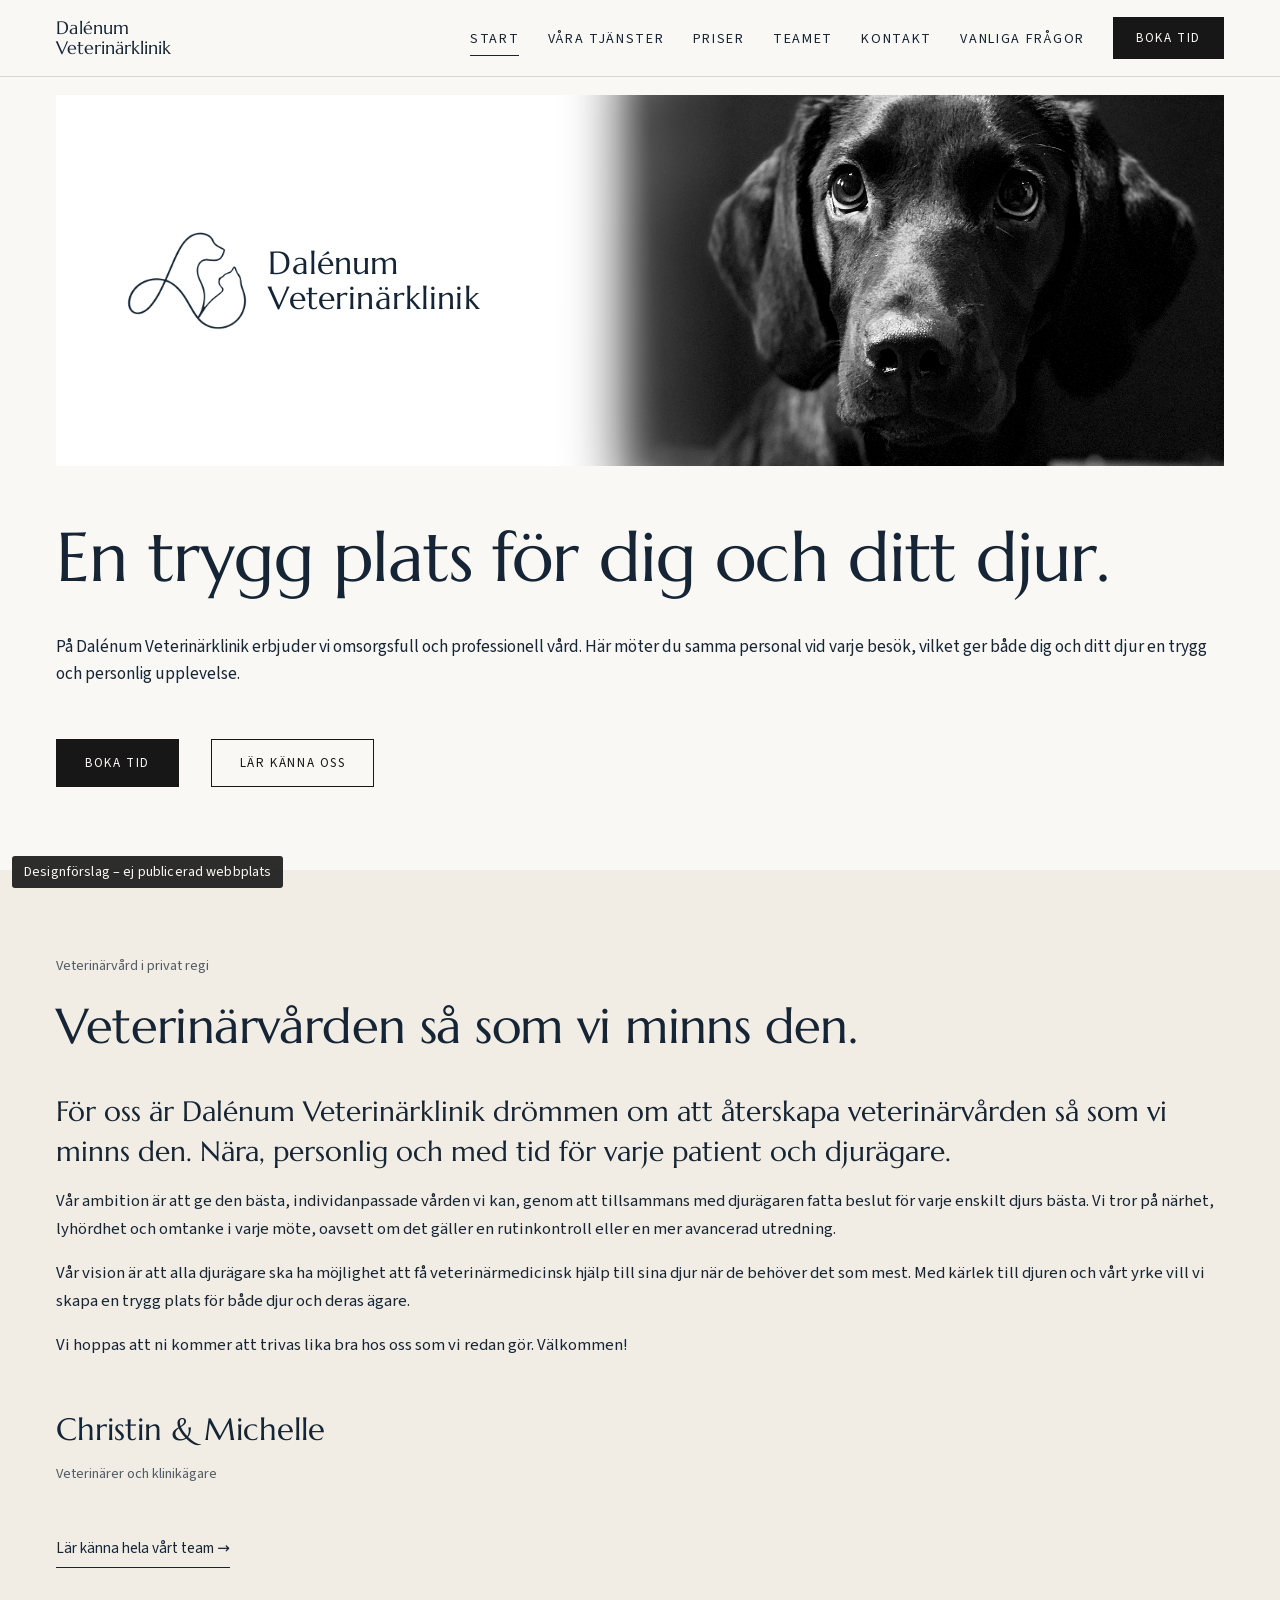
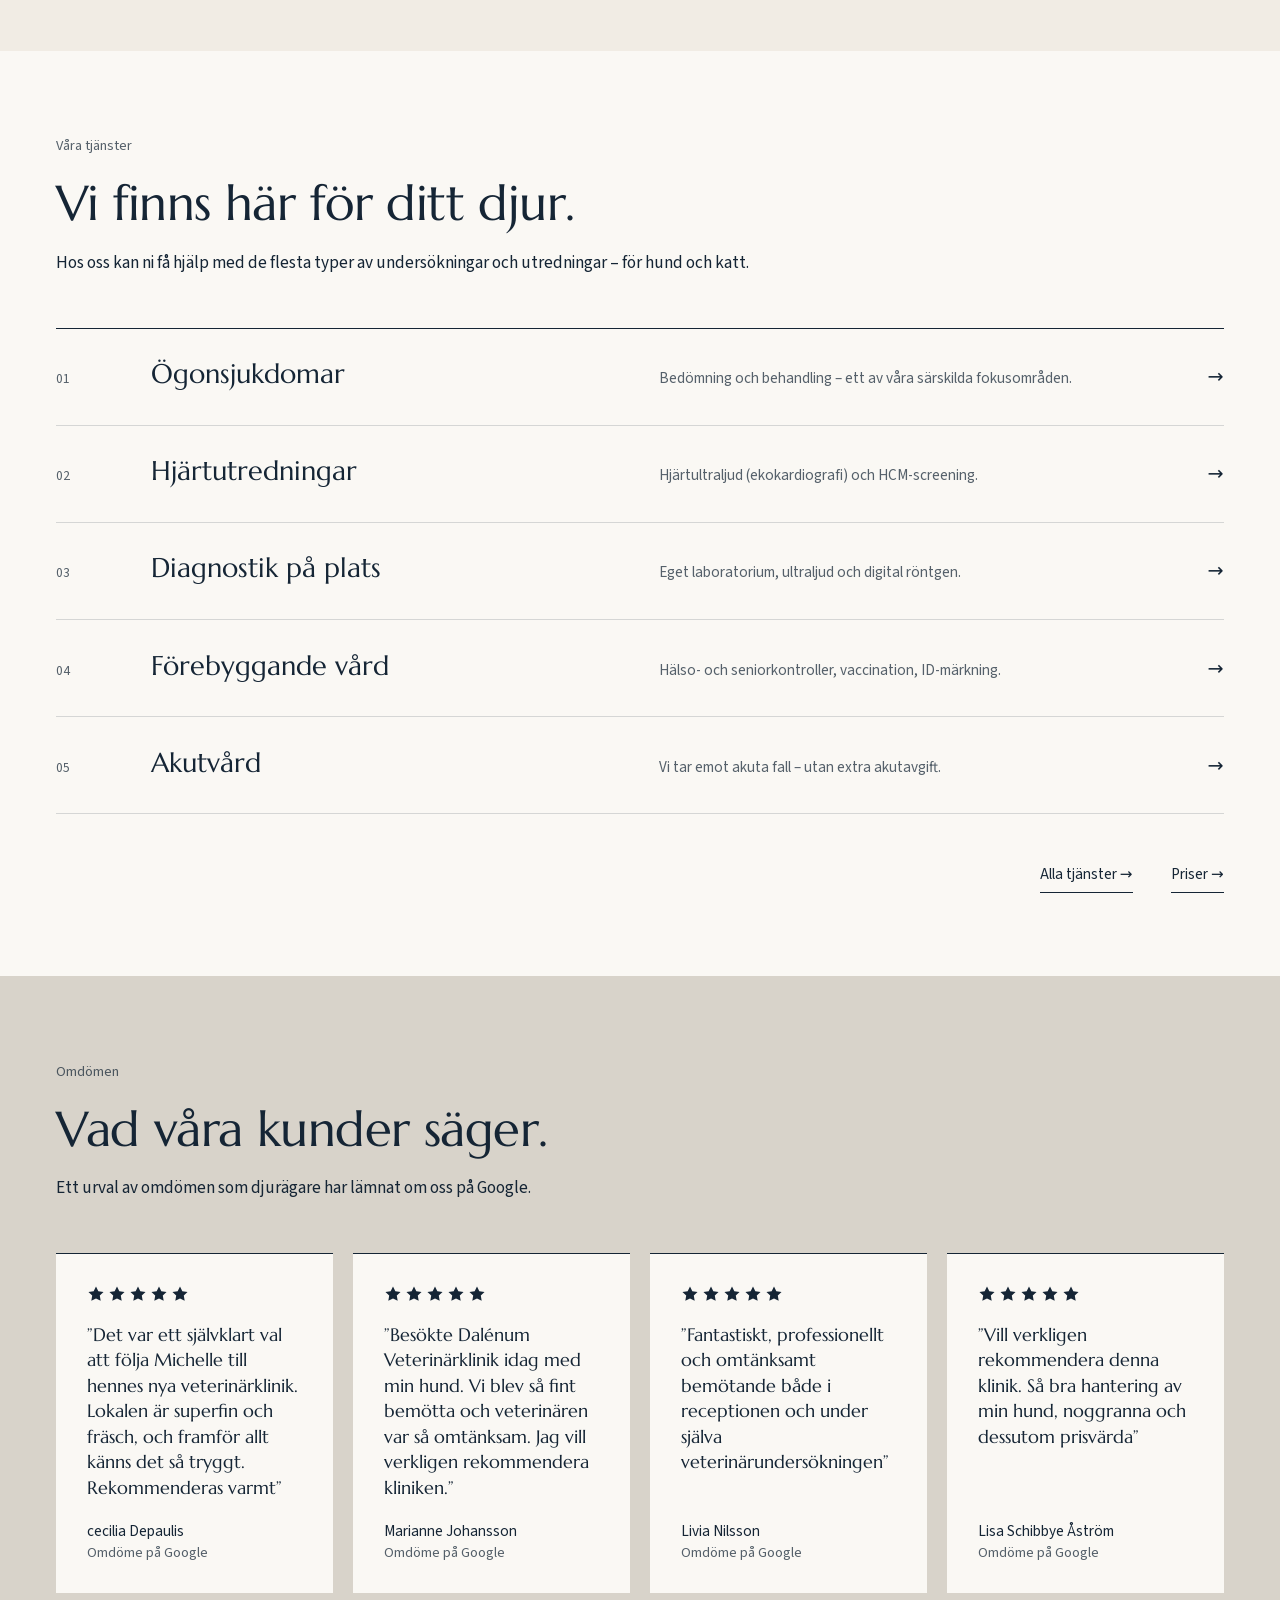
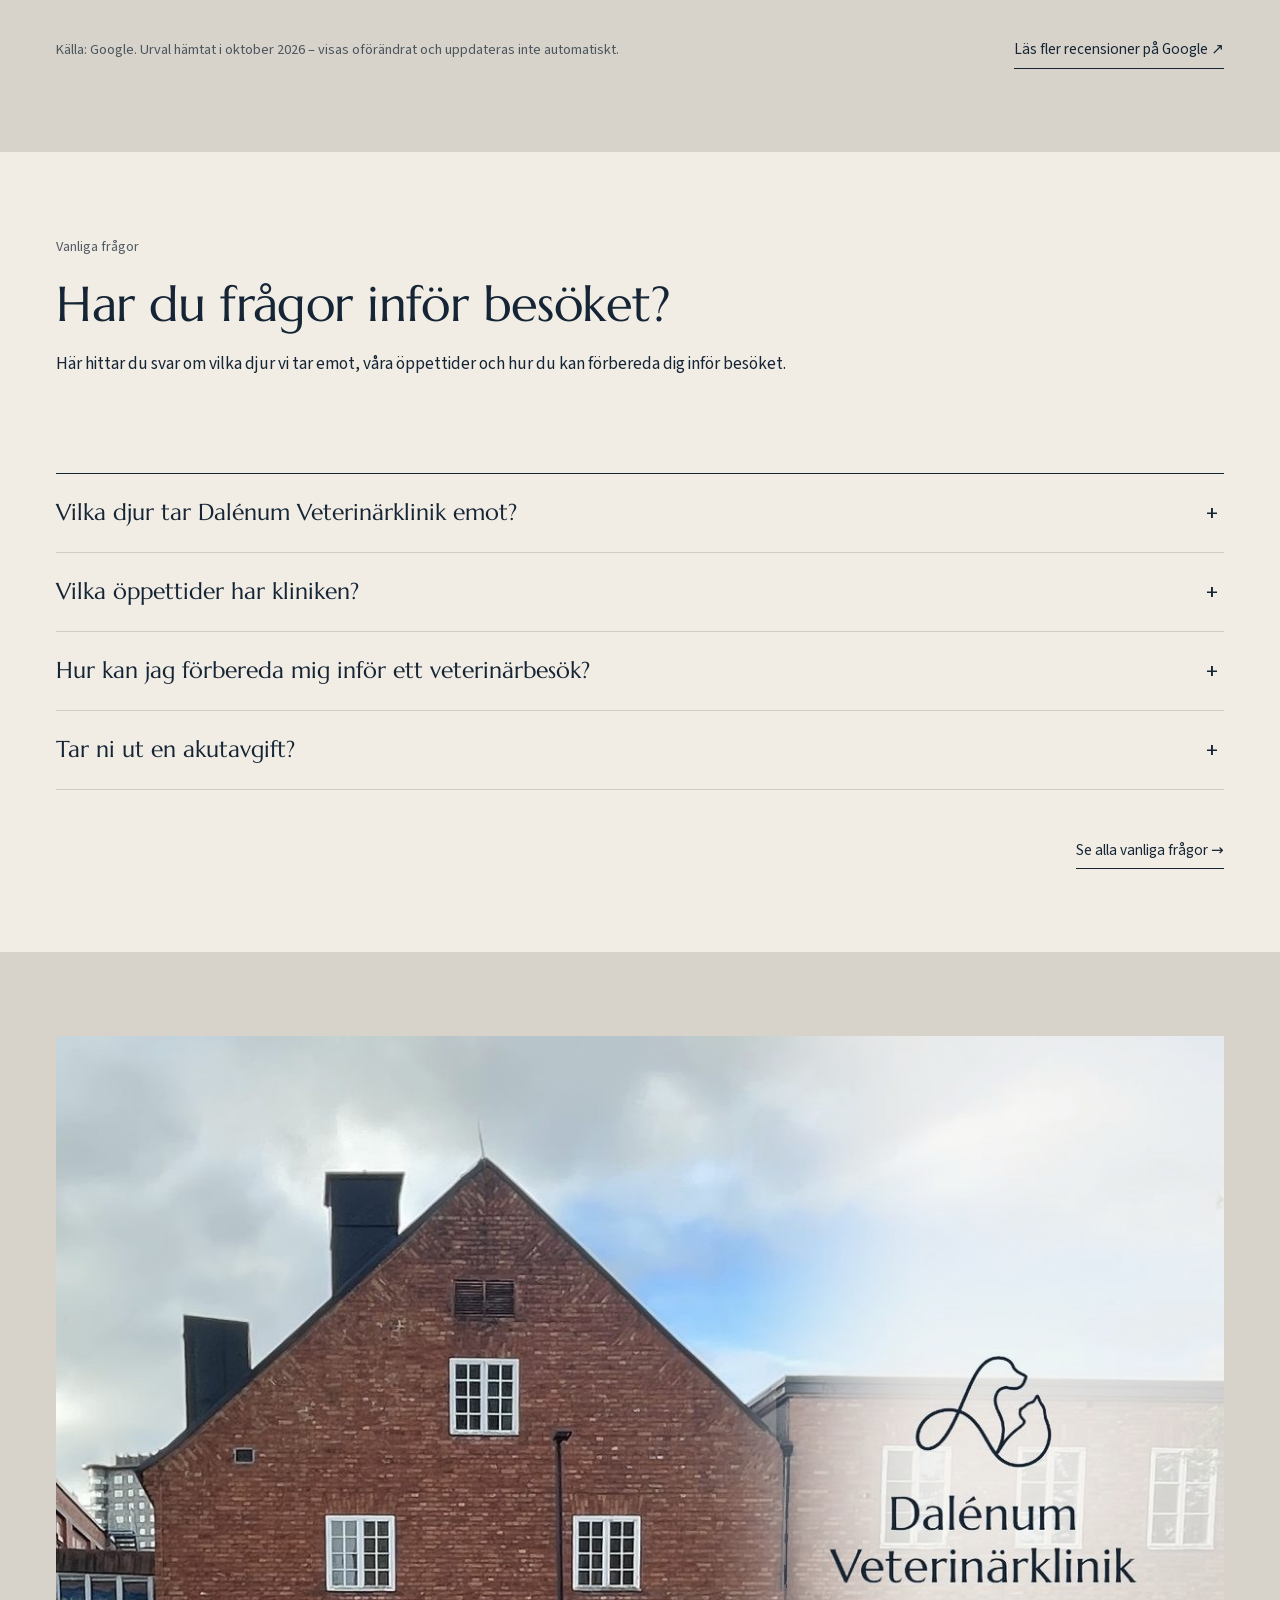
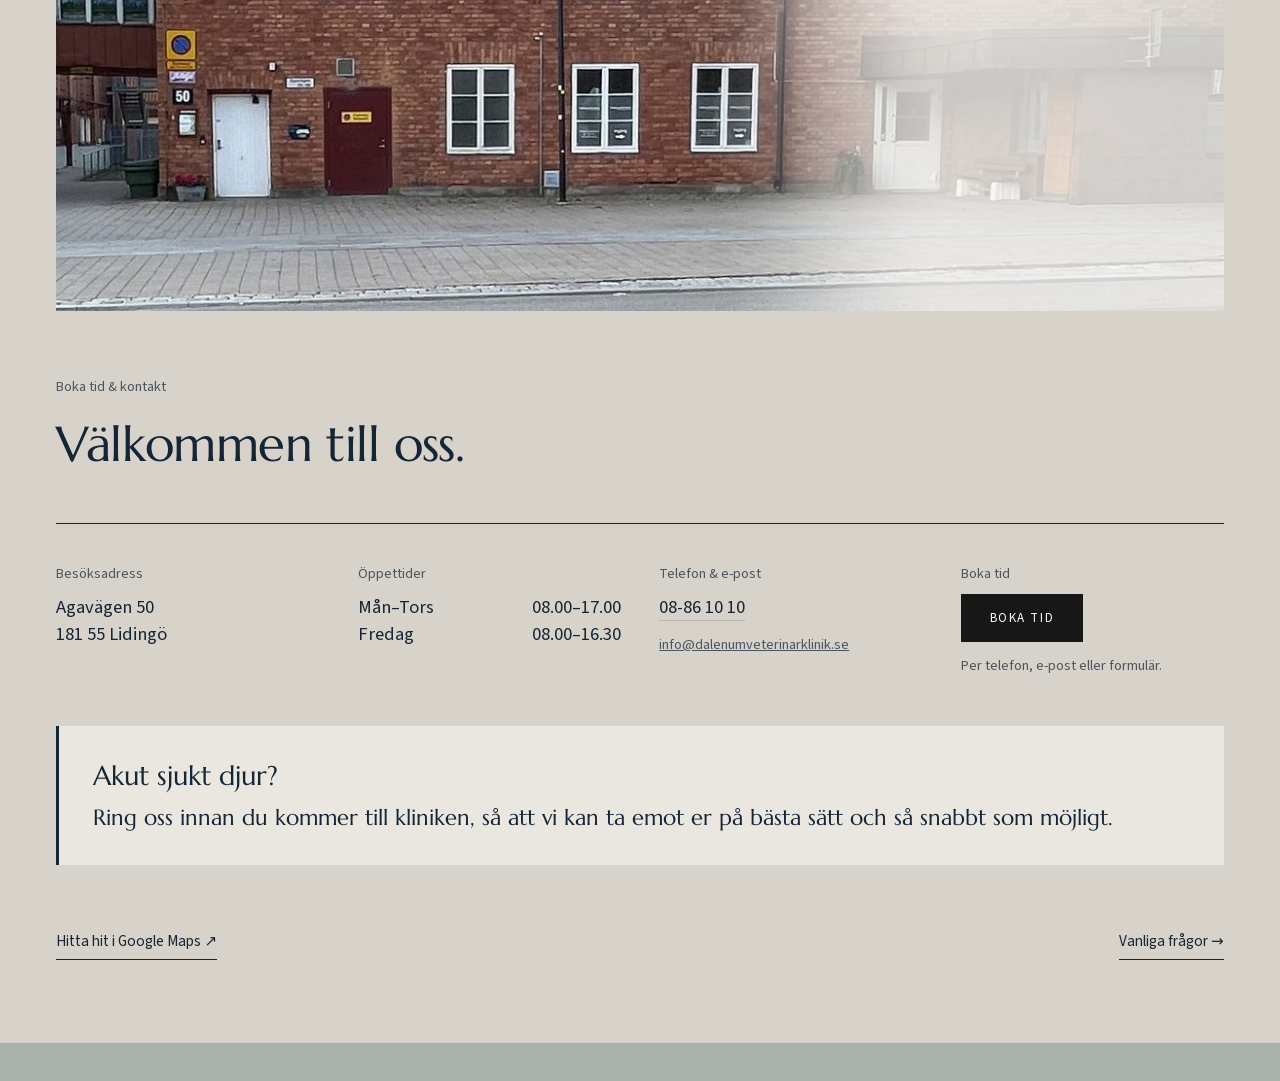
<file: index.html>
<!doctype html>
<html lang="sv">
<head>
<meta charset="utf-8">
<meta name="viewport" content="width=device-width, initial-scale=1">
<title>Dalénum Veterinärklinik – Lidingö</title>
<meta name="description" content="Personlig veterinärvård för hund och katt i Dalénum på Lidingö. Samma personal vid varje besök. Boka tid på 08-86 10 10.">
<meta name="robots" content="noindex, nofollow">
<meta name="theme-color" content="#FAF8F4">
<link rel="icon" href="assets/favicon/favicon.ico" sizes="32x32">
<link rel="icon" href="assets/favicon/favicon.svg" type="image/svg+xml">
<link rel="apple-touch-icon" href="assets/favicon/apple-touch-icon.png">
<link rel="stylesheet" href="assets/css/dalenum-tokens.css">
<link rel="stylesheet" href="assets/css/site.css">
</head>
<body>
<style>
.dv-forslag{position:fixed;left:0;bottom:0;z-index:9999;margin:0 0 calc(12px + env(safe-area-inset-bottom,0px)) calc(12px + env(safe-area-inset-left,0px));padding:7px 12px;background:#171717;color:#FAF8F4;font:14px/1.3 'Source Sans 3','Segoe UI',system-ui,sans-serif;letter-spacing:.01em;border-radius:3px;opacity:.9;pointer-events:none}
a[data-forslag-av]{cursor:not-allowed}
</style>
<p class="dv-forslag" role="note">Designförslag – ej publicerad webbplats</p>
<script>
document.addEventListener('click',function(e){var a=e.target.closest&&e.target.closest('a[data-forslag-av]');if(a){e.preventDefault();}});
</script>
<a class="skip" href="#innehall">Hoppa till innehållet</a>

<header class="site-header">
  <div class="wrap">
    <a class="brandmark" href="index.html" aria-label="Dalénum Veterinärklinik – startsida"><b>Dalénum</b><small>Veterinärklinik</small></a>
    <nav class="nav" aria-label="Huvudmeny">
      <ul>
        <li><a href="index.html" aria-current="page">Start</a></li>
        <li><a href="tjanster.html">Våra tjänster</a></li>
        <li><a href="priser.html">Priser</a></li>
        <li><a href="team.html">Teamet</a></li>
        <li><a href="kontakt.html">Kontakt</a></li>
        <li><a href="faq.html">Vanliga frågor</a></li>
      </ul>
      <a class="btn" href="bokning.html">Boka tid</a>
    </nav>
    <div class="header-actions">
      <a class="btn" href="bokning.html">Boka tid</a>
      <button class="menu-toggle" type="button" aria-expanded="false" aria-controls="mobile-menu">Meny</button>
    </div>
  </div>
</header>
<div class="mobile-menu" id="mobile-menu" hidden>
  <ul>
    <li><a href="index.html" aria-current="page">Start</a></li>
    <li><a href="tjanster.html">Våra tjänster</a></li>
    <li><a href="priser.html">Priser</a></li>
    <li><a href="team.html">Teamet</a></li>
    <li><a href="kontakt.html">Kontakt &amp; hitta hit</a></li>
    <li><a href="faq.html">Vanliga frågor</a></li>
  </ul>
  <div>
    <a class="btn" href="bokning.html" style="width:100%">Boka tid</a>
    <p class="meta"><a href="#" data-forslag-av aria-disabled="true" title="Avstängt i designförslaget">08-86 10 10</a> · Agavägen 50, Lidingö</p>
  </div>
</div>

<main id="innehall">
  <section class="hero-lab" aria-label="Dalénum Veterinärklinik">
    <div class="hero-lab__frame">
      <div class="hero-lab__stage">
        <img class="hero-lab__dog" src="assets/bilder/webbplats/IMG_2534-start.jpg" alt="Svartvitt porträtt av en svart labrador som tittar in i kameran" fetchpriority="high">
        <div class="hero-lab__logo lockup" role="img" aria-label="Dalénum Veterinärklinik">
          <img src="assets/logo/web/png/dalenum-symbol-tunn-midnight.png" alt="">
          <span class="wordmark">Dalénum<br>Veterinärklinik</span>
        </div>
      </div>
    </div>
  </section>

  <section class="section" aria-labelledby="valkommen">
    <div class="wrap">
      <div class="welcome-block">
        <p class="eyebrow welcome-label" hidden>Välkommen</p>
        <div>
          <h1 id="valkommen" class="h-xl">En trygg plats för dig och ditt djur.</h1>
          <p class="lead">På Dalénum Veterinärklinik erbjuder vi omsorgsfull och professionell vård. Här möter du samma personal vid varje besök, vilket ger både dig och ditt djur en trygg och personlig upplevelse.</p>
          <div class="actions">
            <a class="btn" href="bokning.html">Boka tid</a>
            <a class="btn btn--ghost" href="team.html">Lär känna oss</a>
          </div>
        </div>
      </div>
    </div>
  </section>

  <section class="section section--sand greeting greeting--duo-under" aria-labelledby="halsning">
    <div class="wrap">
      <div>
        <p class="eyebrow">Veterinärvård i privat regi</p>
        <h2 id="halsning" class="h-l">Veterinärvården så som vi minns den.</h2>
        <div class="letter">
          <p>För oss är Dalénum Veterinärklinik drömmen om att återskapa veterinärvården så som vi minns den. Nära, personlig och med tid för varje patient och djurägare.</p>
          <p>Vår ambition är att ge den bästa, individanpassade vården vi kan, genom att tillsammans med djurägaren fatta beslut för varje enskilt djurs bästa. Vi tror på närhet, lyhördhet och omtanke i varje möte, oavsett om det gäller en rutinkontroll eller en mer avancerad utredning.</p>
          <p>Vår vision är att alla djurägare ska ha möjlighet att få veterinärmedicinsk hjälp till sina djur när de behöver det som mest. Med kärlek till djuren och vårt yrke vill vi skapa en trygg plats för både djur och deras ägare.</p>
          <p>Vi hoppas att ni kommer att trivas lika bra hos oss som vi redan gör. Välkommen!</p>
        </div>
        <p class="signature">Christin &amp; Michelle<small>Veterinärer och klinikägare</small></p>
        <div class="actions"><a class="link-arrow" href="team.html">Lär känna hela vårt team →</a></div>
      </div>
    </div>
  </section>

  <section class="section" aria-labelledby="tjanster">
    <div class="wrap">
      <div class="section-head">
        <p class="eyebrow">Våra tjänster</p>
        <div>
          <h2 id="tjanster" class="h-l">Vi finns här för ditt djur.</h2>
          <p class="lead">Hos oss kan ni få hjälp med de flesta typer av undersökningar och utredningar – för hund och katt.</p>
        </div>
      </div>
      <ul class="rows">
        <li><a href="tjanster.html#ogon"><span class="no">01</span><span class="name">Ögonsjukdomar</span><span class="desc">Bedömning och behandling – ett av våra särskilda fokusområden.</span><span class="arrow" aria-hidden="true">→</span></a></li>
        <li><a href="tjanster.html#hjarta"><span class="no">02</span><span class="name">Hjärtutredningar</span><span class="desc">Hjärtultraljud (ekokardiografi) och HCM-screening.</span><span class="arrow" aria-hidden="true">→</span></a></li>
        <li><a href="tjanster.html#diagnostik"><span class="no">03</span><span class="name">Diagnostik på plats</span><span class="desc">Eget laboratorium, ultraljud och digital röntgen.</span><span class="arrow" aria-hidden="true">→</span></a></li>
        <li><a href="tjanster.html#forebyggande"><span class="no">04</span><span class="name">Förebyggande vård</span><span class="desc">Hälso- och seniorkontroller, vaccination, ID-märkning.</span><span class="arrow" aria-hidden="true">→</span></a></li>
        <li><a href="tjanster.html#akut"><span class="no">05</span><span class="name">Akutvård</span><span class="desc">Vi tar emot akuta fall – utan extra akutavgift.</span><span class="arrow" aria-hidden="true">→</span></a></li>
      </ul>
      <div class="more"><a class="link-arrow" href="tjanster.html">Alla tjänster →</a><a class="link-arrow" href="priser.html">Priser →</a></div>
    </div>
  </section>

  <section class="section section--stone reviews-section" aria-labelledby="omdomen">
    <div class="wrap">
      <div class="section-head">
        <p class="eyebrow">Omdömen</p>
        <div>
          <h2 id="omdomen" class="h-l">Vad våra kunder säger.</h2>
          <p class="lead">Ett urval av omdömen som djurägare har lämnat om oss på Google.</p>
        </div>
      </div>
      <ul class="reviews">
        <li class="review">
          <figure>
            <p class="review__stars" role="img" aria-label="5 av 5 stjärnor"><svg viewBox="0 0 20 20" width="18" height="18" aria-hidden="true" focusable="false"><path d="M10 1.6l2.6 5.3 5.8.8-4.2 4.1 1 5.8L10 14.9l-5.2 2.7 1-5.8L1.6 7.7l5.8-.8z" fill="currentColor"/></svg><svg viewBox="0 0 20 20" width="18" height="18" aria-hidden="true" focusable="false"><path d="M10 1.6l2.6 5.3 5.8.8-4.2 4.1 1 5.8L10 14.9l-5.2 2.7 1-5.8L1.6 7.7l5.8-.8z" fill="currentColor"/></svg><svg viewBox="0 0 20 20" width="18" height="18" aria-hidden="true" focusable="false"><path d="M10 1.6l2.6 5.3 5.8.8-4.2 4.1 1 5.8L10 14.9l-5.2 2.7 1-5.8L1.6 7.7l5.8-.8z" fill="currentColor"/></svg><svg viewBox="0 0 20 20" width="18" height="18" aria-hidden="true" focusable="false"><path d="M10 1.6l2.6 5.3 5.8.8-4.2 4.1 1 5.8L10 14.9l-5.2 2.7 1-5.8L1.6 7.7l5.8-.8z" fill="currentColor"/></svg><svg viewBox="0 0 20 20" width="18" height="18" aria-hidden="true" focusable="false"><path d="M10 1.6l2.6 5.3 5.8.8-4.2 4.1 1 5.8L10 14.9l-5.2 2.7 1-5.8L1.6 7.7l5.8-.8z" fill="currentColor"/></svg></p>
            <blockquote><p>Det var ett självklart val att följa Michelle till hennes nya veterinärklinik. Lokalen är superfin och fräsch, och framför allt känns det så tryggt. Rekommenderas varmt</p></blockquote>
            <figcaption>cecilia Depaulis<span>Omdöme på Google</span></figcaption>
          </figure>
        </li>
        <li class="review">
          <figure>
            <p class="review__stars" role="img" aria-label="5 av 5 stjärnor"><svg viewBox="0 0 20 20" width="18" height="18" aria-hidden="true" focusable="false"><path d="M10 1.6l2.6 5.3 5.8.8-4.2 4.1 1 5.8L10 14.9l-5.2 2.7 1-5.8L1.6 7.7l5.8-.8z" fill="currentColor"/></svg><svg viewBox="0 0 20 20" width="18" height="18" aria-hidden="true" focusable="false"><path d="M10 1.6l2.6 5.3 5.8.8-4.2 4.1 1 5.8L10 14.9l-5.2 2.7 1-5.8L1.6 7.7l5.8-.8z" fill="currentColor"/></svg><svg viewBox="0 0 20 20" width="18" height="18" aria-hidden="true" focusable="false"><path d="M10 1.6l2.6 5.3 5.8.8-4.2 4.1 1 5.8L10 14.9l-5.2 2.7 1-5.8L1.6 7.7l5.8-.8z" fill="currentColor"/></svg><svg viewBox="0 0 20 20" width="18" height="18" aria-hidden="true" focusable="false"><path d="M10 1.6l2.6 5.3 5.8.8-4.2 4.1 1 5.8L10 14.9l-5.2 2.7 1-5.8L1.6 7.7l5.8-.8z" fill="currentColor"/></svg><svg viewBox="0 0 20 20" width="18" height="18" aria-hidden="true" focusable="false"><path d="M10 1.6l2.6 5.3 5.8.8-4.2 4.1 1 5.8L10 14.9l-5.2 2.7 1-5.8L1.6 7.7l5.8-.8z" fill="currentColor"/></svg></p>
            <blockquote><p>Besökte Dalénum Veterinärklinik idag med min hund. Vi blev så fint bemötta och veterinären var så omtänksam. Jag vill verkligen rekommendera kliniken.</p></blockquote>
            <figcaption>Marianne Johansson<span>Omdöme på Google</span></figcaption>
          </figure>
        </li>
        <li class="review">
          <figure>
            <p class="review__stars" role="img" aria-label="5 av 5 stjärnor"><svg viewBox="0 0 20 20" width="18" height="18" aria-hidden="true" focusable="false"><path d="M10 1.6l2.6 5.3 5.8.8-4.2 4.1 1 5.8L10 14.9l-5.2 2.7 1-5.8L1.6 7.7l5.8-.8z" fill="currentColor"/></svg><svg viewBox="0 0 20 20" width="18" height="18" aria-hidden="true" focusable="false"><path d="M10 1.6l2.6 5.3 5.8.8-4.2 4.1 1 5.8L10 14.9l-5.2 2.7 1-5.8L1.6 7.7l5.8-.8z" fill="currentColor"/></svg><svg viewBox="0 0 20 20" width="18" height="18" aria-hidden="true" focusable="false"><path d="M10 1.6l2.6 5.3 5.8.8-4.2 4.1 1 5.8L10 14.9l-5.2 2.7 1-5.8L1.6 7.7l5.8-.8z" fill="currentColor"/></svg><svg viewBox="0 0 20 20" width="18" height="18" aria-hidden="true" focusable="false"><path d="M10 1.6l2.6 5.3 5.8.8-4.2 4.1 1 5.8L10 14.9l-5.2 2.7 1-5.8L1.6 7.7l5.8-.8z" fill="currentColor"/></svg><svg viewBox="0 0 20 20" width="18" height="18" aria-hidden="true" focusable="false"><path d="M10 1.6l2.6 5.3 5.8.8-4.2 4.1 1 5.8L10 14.9l-5.2 2.7 1-5.8L1.6 7.7l5.8-.8z" fill="currentColor"/></svg></p>
            <blockquote><p>Fantastiskt, professionellt och omtänksamt bemötande både i receptionen och under själva veterinärundersökningen</p></blockquote>
            <figcaption>Livia Nilsson<span>Omdöme på Google</span></figcaption>
          </figure>
        </li>
        <li class="review">
          <figure>
            <p class="review__stars" role="img" aria-label="5 av 5 stjärnor"><svg viewBox="0 0 20 20" width="18" height="18" aria-hidden="true" focusable="false"><path d="M10 1.6l2.6 5.3 5.8.8-4.2 4.1 1 5.8L10 14.9l-5.2 2.7 1-5.8L1.6 7.7l5.8-.8z" fill="currentColor"/></svg><svg viewBox="0 0 20 20" width="18" height="18" aria-hidden="true" focusable="false"><path d="M10 1.6l2.6 5.3 5.8.8-4.2 4.1 1 5.8L10 14.9l-5.2 2.7 1-5.8L1.6 7.7l5.8-.8z" fill="currentColor"/></svg><svg viewBox="0 0 20 20" width="18" height="18" aria-hidden="true" focusable="false"><path d="M10 1.6l2.6 5.3 5.8.8-4.2 4.1 1 5.8L10 14.9l-5.2 2.7 1-5.8L1.6 7.7l5.8-.8z" fill="currentColor"/></svg><svg viewBox="0 0 20 20" width="18" height="18" aria-hidden="true" focusable="false"><path d="M10 1.6l2.6 5.3 5.8.8-4.2 4.1 1 5.8L10 14.9l-5.2 2.7 1-5.8L1.6 7.7l5.8-.8z" fill="currentColor"/></svg><svg viewBox="0 0 20 20" width="18" height="18" aria-hidden="true" focusable="false"><path d="M10 1.6l2.6 5.3 5.8.8-4.2 4.1 1 5.8L10 14.9l-5.2 2.7 1-5.8L1.6 7.7l5.8-.8z" fill="currentColor"/></svg></p>
            <blockquote><p>Vill verkligen rekommendera denna klinik. Så bra hantering av min hund, noggranna och dessutom prisvärda</p></blockquote>
            <figcaption>Lisa Schibbye Åström<span>Omdöme på Google</span></figcaption>
          </figure>
        </li>
      </ul>
      <div class="reviews-foot">
        <p class="small">Källa: Google. Urval hämtat i oktober 2026 – visas oförändrat och uppdateras inte automatiskt.</p>
        <a class="link-arrow" href="https://www.google.com/maps?cid=2888605919208171122" target="_blank" rel="noopener">Läs fler recensioner på Google ↗<span class="visually-hidden"> (öppnas i ny flik)</span></a>
      </div>
    </div>
  </section>

  <section class="section section--sand faq-teaser" aria-labelledby="fragor">
    <div class="wrap">
      <div class="section-head">
        <p class="eyebrow">Vanliga frågor</p>
        <div>
          <h2 id="fragor" class="h-l">Har du frågor inför besöket?</h2>
          <p class="lead">Här hittar du svar om vilka djur vi tar emot, våra öppettider och hur du kan förbereda dig inför besöket.</p>
                  </div>
      </div>
      <div class="faq faq-teaser__list">
        <details><summary>Vilka djur tar Dalénum Veterinärklinik emot?</summary><div class="answer"><p>Vi tar främst emot hundar och katter och strävar efter att ge varje djur trygg, personlig och professionell vård.</p></div></details>
        <details><summary>Vilka öppettider har kliniken?</summary><div class="answer"><p>Vi har öppet måndag–torsdag 08.00–17.00 och fredag 08.00–16.30.</p></div></details>
        <details><summary>Hur kan jag förbereda mig inför ett veterinärbesök?</summary><div class="answer"><p>Mejla gärna tidigare journalkopior till <a href="#" data-forslag-av aria-disabled="true" title="Avstängt i designförslaget">remiss@dalenumveterinarklinik.se</a>. Om ditt djur lätt blir stressat kan du kontakta oss i förväg, så kan vi planera besöket och vid behov ge råd om förberedelser eller behandling inför besöket.</p></div></details>
        <details><summary>Tar ni ut en akutavgift?</summary><div class="answer"><p>Nej. Vi tar självklart emot akutfall och tar inte ut akutavgift eller extra avgifter för provtagning eller behandling som sker i samband med akutbesök. Ring oss innan ni kommer, så kan vi förbereda och planera besöket på bästa sätt.</p><p><a href="priser.html">Se priser och betalning →</a></p></div></details>
      </div>
      <div class="more"><a class="link-arrow" href="faq.html">Se alla vanliga frågor →</a></div>
    </div>
  </section>

  <section class="section section--stone" id="kontakt" aria-labelledby="besok">
    <div class="wrap">
      <figure style="margin:0 0 clamp(40px, 5vw, 72px)"><picture><source media="(max-width: 620px)" srcset="assets/bilder/klinik/dalenum-banner-hus-mobil.jpg" width="1200" height="900"><img src="assets/bilder/klinik/dalenum-banner-hus.jpg" alt="Klinikens tegelhus på Agavägen 50 i Dalénum med Dalénum Veterinärkliniks logotyp" width="2400" height="960" loading="lazy" style="display:block;width:100%;height:auto"></picture></figure>
      <div class="section-head">
        <p class="eyebrow">Boka tid &amp; kontakt</p>
        <h2 id="besok" class="h-l">Välkommen till oss.</h2>
      </div>
      <div class="contact-grid">
        <div><h3>Besöksadress</h3><p class="val">Agavägen 50<br>181 55 Lidingö</p></div>
        <div><h3>Öppettider</h3><ul class="hours val"><li><span>Mån–Tors</span><span>08.00–17.00</span></li><li><span>Fredag</span><span>08.00–16.30</span></li></ul></div>
        <div><h3>Telefon &amp; e-post</h3><p class="val"><a href="#" data-forslag-av aria-disabled="true" title="Avstängt i designförslaget">08-86 10 10</a></p><p class="small"><a href="#" data-forslag-av aria-disabled="true" title="Avstängt i designförslaget">info@dalenumveterinarklinik.se</a></p></div>
        <div><h3>Boka tid</h3><a class="btn" href="bokning.html">Boka tid</a><p class="small">Per telefon, e-post eller formulär.</p></div>
      </div>
      <p class="emergency"><strong>Akut sjukt djur?</strong> Ring oss innan du kommer till kliniken, så att vi kan ta emot er på bästa sätt och så snabbt som möjligt.</p>
      <div class="contact-foot">
        <a class="link-arrow" href="https://www.google.com/maps/search/?api=1&amp;query=Agav%C3%A4gen%2050%2C%20181%2055%20Liding%C3%B6" target="_blank" rel="noopener">Hitta hit i Google Maps ↗</a>
        <a class="link-arrow" href="faq.html">Vanliga frågor →</a>
      </div>
    </div>
  </section>

</main>

<footer class="site-footer">
  <div class="wrap">
    <div class="footer-top">
      <div>
        <div class="footer-brand">
          <img src="assets/logo/web/png/dalenum-symbol-tunn-charcoal.png" alt="" width="40">
          <div><b>Dalénum</b><small>Veterinärklinik</small></div>
        </div>
        <div class="footer-claim-block">
        <p class="footer-claim">En trygg plats för dig och ditt djur.</p>
        <ul class="social-list">
          <li><a class="social" href="https://www.instagram.com/dalenumveterinarklinik/" target="_blank" rel="noopener"><svg aria-hidden="true" viewBox="0 0 24 24" width="24" height="24"><rect x="3" y="3" width="18" height="18" rx="5" fill="none" stroke="currentColor" stroke-width="1.8"/><circle cx="12" cy="12" r="4.2" fill="none" stroke="currentColor" stroke-width="1.8"/><circle cx="17.4" cy="6.6" r="1.2" fill="currentColor"/></svg>Instagram</a></li>
          <li><a class="social" href="https://www.facebook.com/p/Dal%C3%A9num-Veterin%C3%A4rklinik-61583738001344/" target="_blank" rel="noopener"><svg aria-hidden="true" viewBox="0 0 24 24" width="24" height="24"><path fill="currentColor" d="M13.4 21v-7.6h2.6l.4-3h-3V8.5c0-.9.3-1.5 1.5-1.5h1.6V4.3c-.3 0-1.2-.1-2.3-.1-2.3 0-3.9 1.4-3.9 4v2.2H7.7v3h2.6V21h3.1z"/></svg>Facebook</a></li>
        </ul>
        </div>
      </div>
      <div>
        <h3>Navigera</h3>
        <ul>
          <li><a href="tjanster.html">Våra tjänster</a></li>
          <li><a href="priser.html">Priser</a></li>
          <li><a href="team.html">Teamet</a></li>
          <li><a href="faq.html">Vanliga frågor</a></li>
          <li><a href="bokning.html">Boka tid</a></li>
        </ul>
      </div>
      <div>
        <h3>Kontakt</h3>
        <ul>
          <li>Agavägen 50, 181 55 Lidingö</li>
          <li><a href="#" data-forslag-av aria-disabled="true" title="Avstängt i designförslaget">08-86 10 10</a></li>
          <li><a href="#" data-forslag-av aria-disabled="true" title="Avstängt i designförslaget">info@dalenumveterinarklinik.se</a></li>
        </ul>
      </div>
      <div>
        <h3>Öppettider</h3>
        <ul>
          <li>Måndag–Torsdag 08.00–17.00</li>
          <li>Fredag 08.00–16.30</li>
        </ul>
        <h3 style="margin-top:28px">Information</h3>
        <ul>
          <li>Integritetspolicy <span class="ph">kommer</span></li>
          <li>Tillgänglighet <span class="ph">kommer</span></li>
        </ul>
      </div>
    </div>
    <div class="footer-bottom">
      <span>© 2026 Dalénum Veterinärklinik · Lidingö</span>
      <span>Prototyp · Concept 1.3 · Labrador · ej publicerad</span>
    </div>
  </div>
</footer>

<script src="assets/js/site.js"></script>
</body>
</html>
</file>
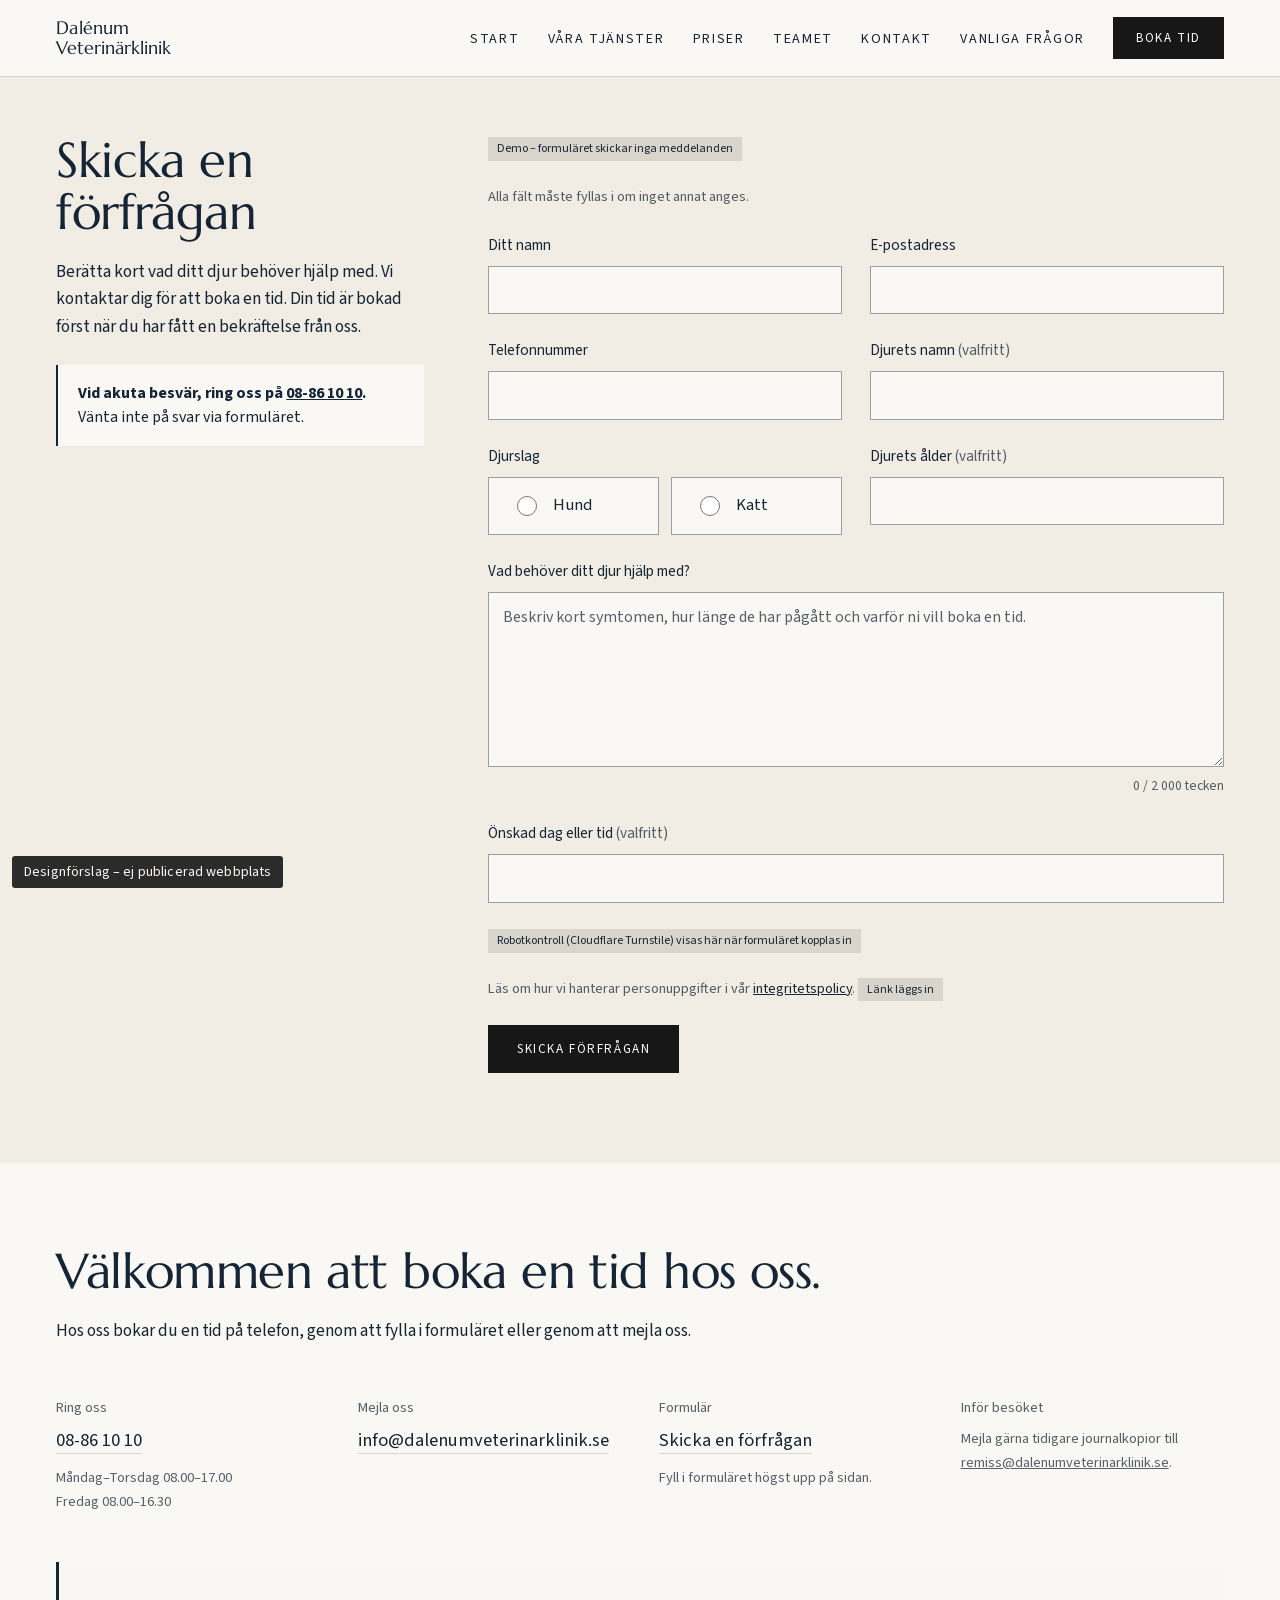
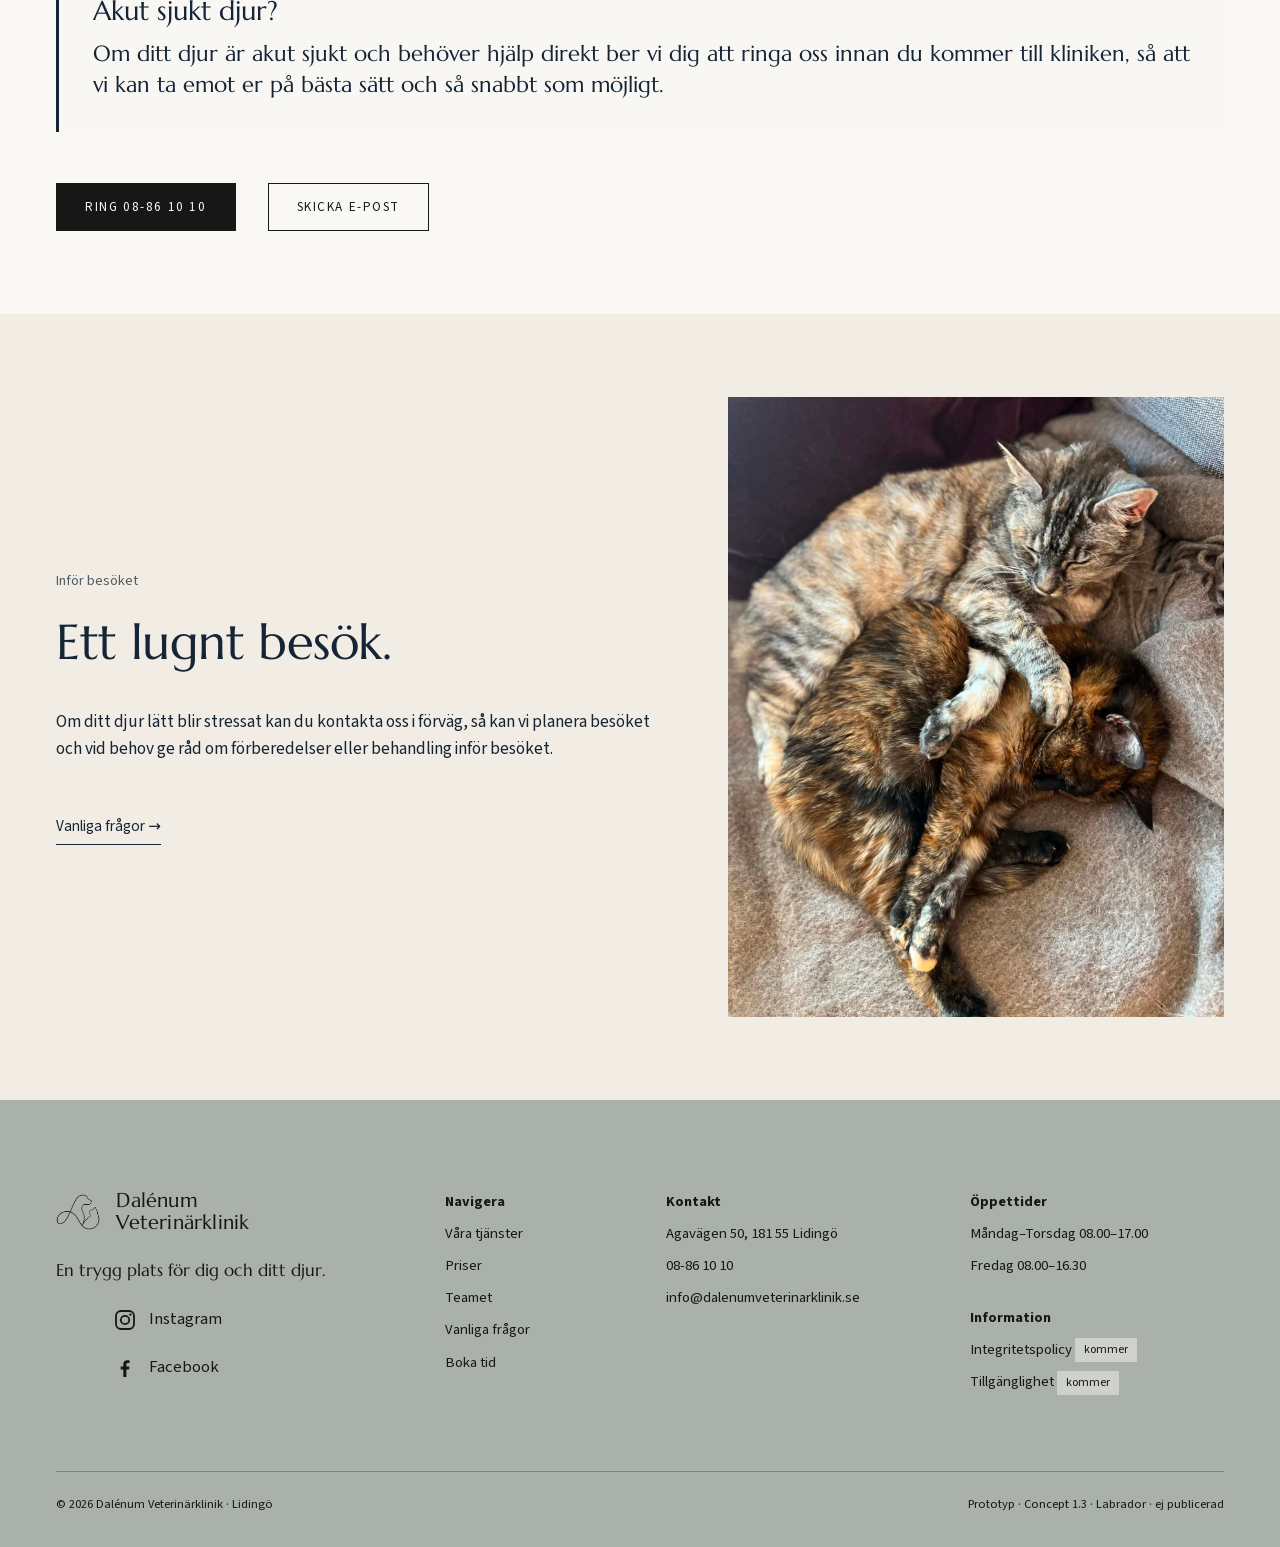
<file: bokning.html>
<!doctype html>
<html lang="sv">
<head>
<meta charset="utf-8">
<meta name="viewport" content="width=device-width, initial-scale=1">
<title>Boka tid – Dalénum Veterinärklinik</title>
<meta name="description" content="Boka tid hos Dalénum Veterinärklinik på telefon 08-86 10 10, via formuläret eller via e-post.">
<meta name="robots" content="noindex, nofollow">
<meta name="theme-color" content="#FAF8F4">
<link rel="icon" href="assets/favicon/favicon.ico" sizes="32x32">
<link rel="icon" href="assets/favicon/favicon.svg" type="image/svg+xml">
<link rel="apple-touch-icon" href="assets/favicon/apple-touch-icon.png">
<link rel="stylesheet" href="assets/css/dalenum-tokens.css">
<link rel="stylesheet" href="assets/css/site.css">
</head>
<body>
<style>
.dv-forslag{position:fixed;left:0;bottom:0;z-index:9999;margin:0 0 calc(12px + env(safe-area-inset-bottom,0px)) calc(12px + env(safe-area-inset-left,0px));padding:7px 12px;background:#171717;color:#FAF8F4;font:14px/1.3 'Source Sans 3','Segoe UI',system-ui,sans-serif;letter-spacing:.01em;border-radius:3px;opacity:.9;pointer-events:none}
a[data-forslag-av]{cursor:not-allowed}
</style>
<p class="dv-forslag" role="note">Designförslag – ej publicerad webbplats</p>
<script>
document.addEventListener('click',function(e){var a=e.target.closest&&e.target.closest('a[data-forslag-av]');if(a){e.preventDefault();}});
</script>
<a class="skip" href="#innehall">Hoppa till innehållet</a>

<header class="site-header">
  <div class="wrap">
    <a class="brandmark" href="index.html" aria-label="Dalénum Veterinärklinik – startsida"><b>Dalénum</b><small>Veterinärklinik</small></a>
    <nav class="nav" aria-label="Huvudmeny">
      <ul>
        <li><a href="index.html">Start</a></li>
        <li><a href="tjanster.html">Våra tjänster</a></li>
        <li><a href="priser.html">Priser</a></li>
        <li><a href="team.html">Teamet</a></li>
        <li><a href="kontakt.html">Kontakt</a></li>
        <li><a href="faq.html">Vanliga frågor</a></li>
      </ul>
      <a class="btn" href="bokning.html">Boka tid</a>
    </nav>
    <div class="header-actions">
      <a class="btn" href="bokning.html">Boka tid</a>
      <button class="menu-toggle" type="button" aria-expanded="false" aria-controls="mobile-menu">Meny</button>
    </div>
  </div>
</header>
<div class="mobile-menu" id="mobile-menu" hidden>
  <ul>
    <li><a href="index.html">Start</a></li>
    <li><a href="tjanster.html">Våra tjänster</a></li>
    <li><a href="priser.html">Priser</a></li>
    <li><a href="team.html">Teamet</a></li>
    <li><a href="kontakt.html">Kontakt &amp; hitta hit</a></li>
    <li><a href="faq.html">Vanliga frågor</a></li>
  </ul>
  <div>
    <a class="btn" href="bokning.html" style="width:100%">Boka tid</a>
    <p class="meta"><a href="#" data-forslag-av aria-disabled="true" title="Avstängt i designförslaget">08-86 10 10</a> · Agavägen 50, Lidingö</p>
  </div>
</div>

<main id="innehall">
  <section class="section bf-section" id="formular" aria-labelledby="formular-rubrik">
    <link rel="stylesheet" href="assets/css/bokning.css">
    <div class="wrap bf-layout">
      <div class="bf-intro">
        <h1 id="formular-rubrik" class="h-l">Skicka en förfrågan</h1>
        <p class="lead">Berätta kort vad ditt djur behöver hjälp med. Vi kontaktar dig för att boka en tid. Din tid är bokad först när du har fått en bekräftelse från oss.</p>
        <p class="bf-akut"><strong>Vid akuta besvär, ring oss på <a href="#" data-forslag-av aria-disabled="true" title="Avstängt i designförslaget">08-86 10 10</a>.</strong> Vänta inte på svar via formuläret.</p>
      </div>

      <div class="bf-wrap">
        <form class="bf" id="bokningsformular" action="#formular" method="post" novalidate data-endpoint="" data-sitekey="">
          <p class="bf-demo"><span class="ph">Demo – formuläret skickar inga meddelanden</span></p>
          <p class="bf-note">Alla fält måste fyllas i om inget annat anges.</p>

          <div class="bf-summary" id="bf-summary" tabindex="-1" hidden>
            <h3>Kontrollera följande:</h3>
            <ul></ul>
          </div>

          <div class="bf-grid">
            <div class="bf-field" data-field="namn">
              <label for="bf-namn">Ditt namn</label>
              <input id="bf-namn" name="namn" type="text" autocomplete="name" maxlength="100" required aria-describedby="bf-namn-fel">
              <p class="bf-error" id="bf-namn-fel" hidden></p>
            </div>
            <div class="bf-field" data-field="epost">
              <label for="bf-epost">E-postadress</label>
              <input id="bf-epost" name="epost" type="email" autocomplete="email" inputmode="email" maxlength="254" required aria-describedby="bf-epost-fel">
              <p class="bf-error" id="bf-epost-fel" hidden></p>
            </div>
            <div class="bf-field" data-field="telefon">
              <label for="bf-telefon">Telefonnummer</label>
              <input id="bf-telefon" name="telefon" type="tel" autocomplete="tel" inputmode="tel" maxlength="30" required aria-describedby="bf-telefon-fel">
              <p class="bf-error" id="bf-telefon-fel" hidden></p>
            </div>
            <div class="bf-field" data-field="djurets_namn">
              <label for="bf-djurets-namn">Djurets namn <span class="bf-opt">(valfritt)</span></label>
              <input id="bf-djurets-namn" name="djurets_namn" type="text" autocomplete="off" maxlength="60" aria-describedby="bf-djurets-namn-fel">
              <p class="bf-error" id="bf-djurets-namn-fel" hidden></p>
            </div>
            <fieldset class="bf-field" data-field="djurslag" aria-describedby="bf-djurslag-fel">
              <legend>Djurslag</legend>
              <div class="bf-choices">
                <label class="bf-choice" for="bf-djurslag-hund"><input id="bf-djurslag-hund" name="djurslag" type="radio" value="hund" required> Hund</label>
                <label class="bf-choice" for="bf-djurslag-katt"><input id="bf-djurslag-katt" name="djurslag" type="radio" value="katt"> Katt</label>
              </div>
              <p class="bf-error" id="bf-djurslag-fel" hidden></p>
            </fieldset>
            <div class="bf-field" data-field="alder">
              <label for="bf-alder">Djurets ålder <span class="bf-opt">(valfritt)</span></label>
              <input id="bf-alder" name="alder" type="text" autocomplete="off" maxlength="30" aria-describedby="bf-alder-fel">
              <p class="bf-error" id="bf-alder-fel" hidden></p>
            </div>
            <div class="bf-field bf-field--wide" data-field="meddelande">
              <label for="bf-meddelande">Vad behöver ditt djur hjälp med?</label>
              <textarea id="bf-meddelande" name="meddelande" rows="6" maxlength="2000" required placeholder="Beskriv kort symtomen, hur länge de har pågått och varför ni vill boka en tid." aria-describedby="bf-meddelande-antal bf-meddelande-fel"></textarea>
              <p class="bf-count" id="bf-meddelande-antal">0 / 2 000 tecken</p>
              <p class="bf-error" id="bf-meddelande-fel" hidden></p>
            </div>
            <div class="bf-field bf-field--wide" data-field="onskad_tid">
              <label for="bf-onskad-tid">Önskad dag eller tid <span class="bf-opt">(valfritt)</span></label>
              <input id="bf-onskad-tid" name="onskad_tid" type="text" autocomplete="off" maxlength="200" aria-describedby="bf-onskad-tid-fel">
              <p class="bf-error" id="bf-onskad-tid-fel" hidden></p>
            </div>
          </div>

          <div class="bf-hp" aria-hidden="true">
            <label for="bf-webbplats">Lämna detta fält tomt</label>
            <input id="bf-webbplats" name="webbplats" type="text" tabindex="-1" autocomplete="off">
          </div>

          <div class="bf-turnstile" data-turnstile><span class="ph">Robotkontroll (Cloudflare Turnstile) visas här när formuläret kopplas in</span></div>

          <p class="bf-privacy">Läs om hur vi hanterar personuppgifter i vår <a href="#" data-integritet>integritetspolicy</a>. <span class="ph">Länk läggs in</span></p>

          <div class="bf-actions">
            <button class="btn" type="submit">Skicka förfrågan</button>
          </div>
          <div class="bf-status" role="status" aria-live="polite"></div>
          <noscript><p class="bf-status is-error">Formuläret kräver JavaScript. Ring oss på 08-86 10 10 eller mejla info@dalenumveterinarklinik.se.</p></noscript>
        </form>
        <div class="bf-done" id="bf-tack" tabindex="-1" hidden>
          <p>Tack! Vi har tagit emot din förfrågan och kontaktar dig för att boka en tid.</p>
        </div>
      </div>
    </div>
    <script src="assets/js/bokning.js" defer></script>
  </section>

  <section class="section bf-vagar" aria-labelledby="rubrik">
    <div class="wrap">
      <h2 id="rubrik" class="h-l">Välkommen att boka en tid hos oss.</h2>
      <p class="lead">Hos oss bokar du en tid på telefon, genom att fylla i formuläret eller genom att mejla oss.</p>
      <div class="contact-grid">
        <div><h3>Ring oss</h3><p class="val"><a href="#" data-forslag-av aria-disabled="true" title="Avstängt i designförslaget">08-86 10 10</a></p><p class="small">Måndag–Torsdag 08.00–17.00<br>Fredag 08.00–16.30</p></div>
        <div><h3>Mejla oss</h3><p class="val"><a href="#" data-forslag-av aria-disabled="true" title="Avstängt i designförslaget">info@dalenum<wbr>veterinarklinik.se</a></p></div>
        <div><h3>Formulär</h3><p class="val"><a href="#formular">Skicka en förfrågan</a></p><p class="small">Fyll i formuläret högst upp på sidan.</p></div>
        <div><h3>Inför besöket</h3><p class="small" style="margin-top:0">Mejla gärna tidigare journalkopior till <a href="#" data-forslag-av aria-disabled="true" title="Avstängt i designförslaget">remiss@dalenum<wbr>veterinarklinik.se</a>.</p></div>
      </div>
      <p class="emergency"><strong>Akut sjukt djur?</strong> Om ditt djur är akut sjukt och behöver hjälp direkt ber vi dig att ringa oss innan du kommer till kliniken, så att vi kan ta emot er på bästa sätt och så snabbt som möjligt.</p>
      <div class="actions"><a class="btn" href="#" data-forslag-av aria-disabled="true" title="Avstängt i designförslaget">Ring 08-86 10 10</a><a class="btn btn--ghost" href="#" data-forslag-av aria-disabled="true" title="Avstängt i designförslaget">Skicka e-post</a></div>
    </div>
  </section>

  <section class="section section--sand" aria-labelledby="stress">
    <div class="wrap media-split">
      <div>
        <p class="eyebrow">Inför besöket</p>
        <h2 id="stress" class="h-l" style="margin-top:24px">Ett lugnt besök.</h2>
        <p class="lead">Om ditt djur lätt blir stressat kan du kontakta oss i förväg, så kan vi planera besöket och vid behov ge råd om förberedelser eller behandling inför besöket.</p>
        <div class="actions"><a class="link-arrow" href="faq.html">Vanliga frågor →</a></div>
      </div>
      <figure><img src="assets/bilder/webbplats/att.CiXtO0aCOrXA8X3R5BiCCmCoV8J3jv5BSn4pcNFmQ08.jpg" alt="Två katter som sover tätt ihop på en filt" loading="lazy"></figure>
    </div>
  </section>

</main>

<footer class="site-footer">
  <div class="wrap">
    <div class="footer-top">
      <div>
        <div class="footer-brand">
          <img src="assets/logo/web/png/dalenum-symbol-tunn-charcoal.png" alt="" width="40">
          <div><b>Dalénum</b><small>Veterinärklinik</small></div>
        </div>
        <div class="footer-claim-block">
        <p class="footer-claim">En trygg plats för dig och ditt djur.</p>
        <ul class="social-list">
          <li><a class="social" href="https://www.instagram.com/dalenumveterinarklinik/" target="_blank" rel="noopener"><svg aria-hidden="true" viewBox="0 0 24 24" width="24" height="24"><rect x="3" y="3" width="18" height="18" rx="5" fill="none" stroke="currentColor" stroke-width="1.8"/><circle cx="12" cy="12" r="4.2" fill="none" stroke="currentColor" stroke-width="1.8"/><circle cx="17.4" cy="6.6" r="1.2" fill="currentColor"/></svg>Instagram</a></li>
          <li><a class="social" href="https://www.facebook.com/p/Dal%C3%A9num-Veterin%C3%A4rklinik-61583738001344/" target="_blank" rel="noopener"><svg aria-hidden="true" viewBox="0 0 24 24" width="24" height="24"><path fill="currentColor" d="M13.4 21v-7.6h2.6l.4-3h-3V8.5c0-.9.3-1.5 1.5-1.5h1.6V4.3c-.3 0-1.2-.1-2.3-.1-2.3 0-3.9 1.4-3.9 4v2.2H7.7v3h2.6V21h3.1z"/></svg>Facebook</a></li>
        </ul>
        </div>
      </div>
      <div>
        <h3>Navigera</h3>
        <ul>
          <li><a href="tjanster.html">Våra tjänster</a></li>
          <li><a href="priser.html">Priser</a></li>
          <li><a href="team.html">Teamet</a></li>
          <li><a href="faq.html">Vanliga frågor</a></li>
          <li><a href="bokning.html" aria-current="page">Boka tid</a></li>
        </ul>
      </div>
      <div>
        <h3>Kontakt</h3>
        <ul>
          <li>Agavägen 50, 181 55 Lidingö</li>
          <li><a href="#" data-forslag-av aria-disabled="true" title="Avstängt i designförslaget">08-86 10 10</a></li>
          <li><a href="#" data-forslag-av aria-disabled="true" title="Avstängt i designförslaget">info@dalenumveterinarklinik.se</a></li>
        </ul>
      </div>
      <div>
        <h3>Öppettider</h3>
        <ul>
          <li>Måndag–Torsdag 08.00–17.00</li>
          <li>Fredag 08.00–16.30</li>
        </ul>
        <h3 style="margin-top:28px">Information</h3>
        <ul>
          <li>Integritetspolicy <span class="ph">kommer</span></li>
          <li>Tillgänglighet <span class="ph">kommer</span></li>
        </ul>
      </div>
    </div>
    <div class="footer-bottom">
      <span>© 2026 Dalénum Veterinärklinik · Lidingö</span>
      <span>Prototyp · Concept 1.3 · Labrador · ej publicerad</span>
    </div>
  </div>
</footer>

<script src="assets/js/site.js"></script>
</body>
</html>
</file>
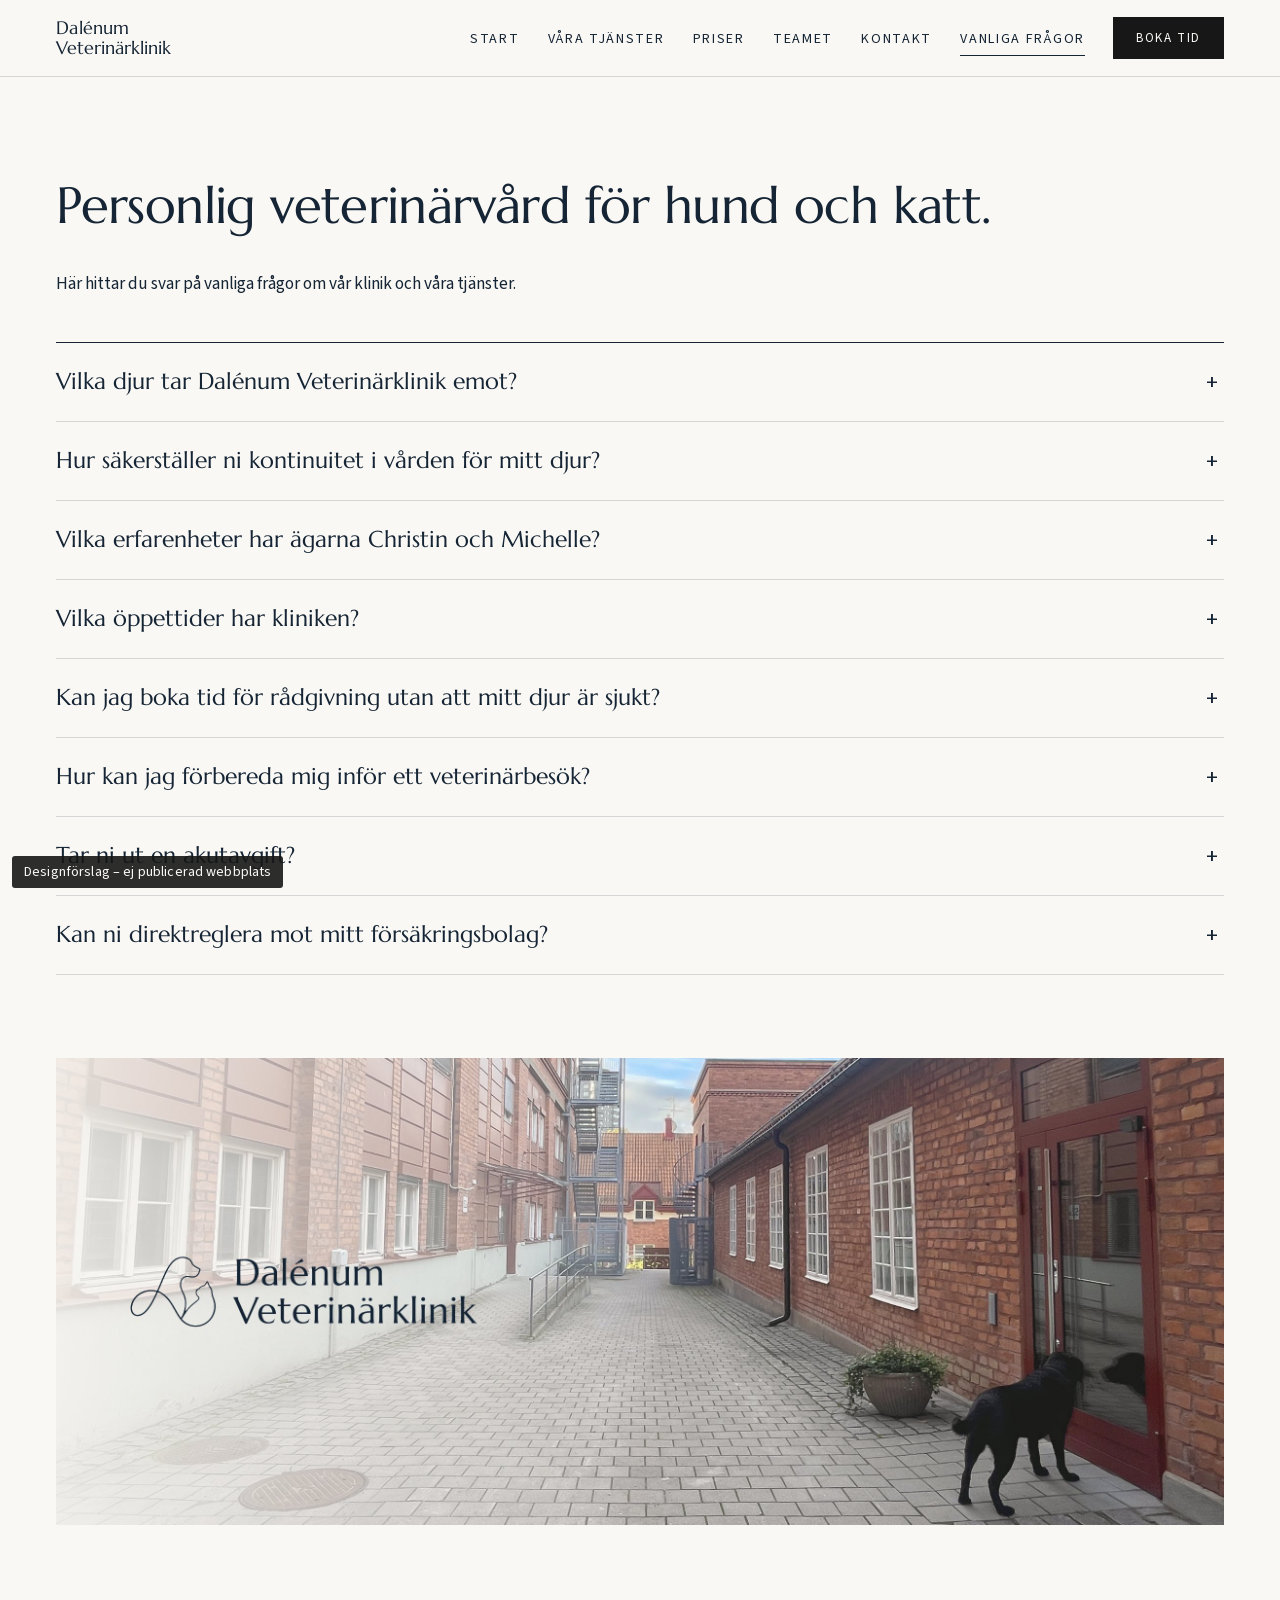
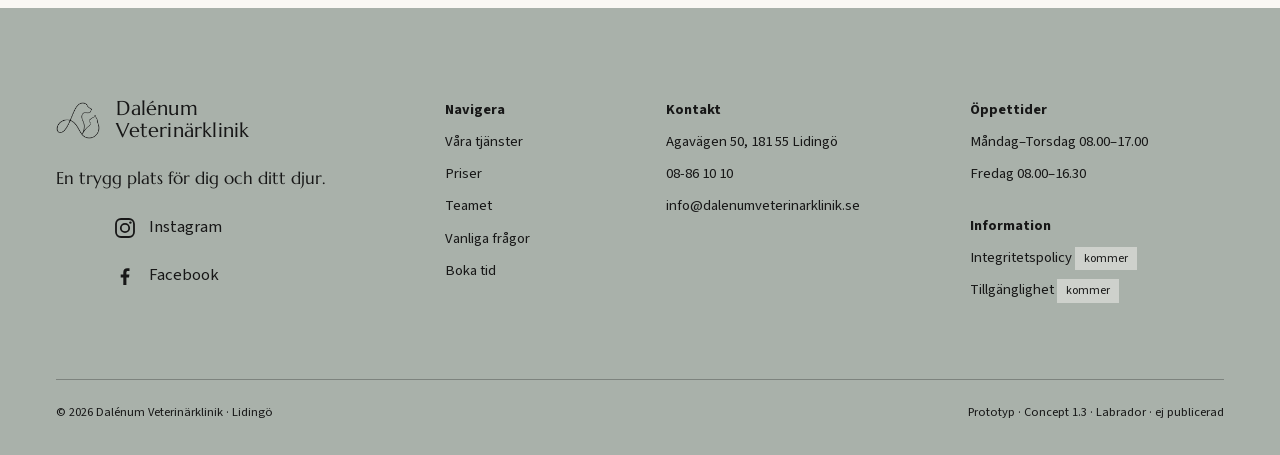
<file: faq.html>
<!doctype html>
<html lang="sv">
<head>
<meta charset="utf-8">
<meta name="viewport" content="width=device-width, initial-scale=1">
<title>Vanliga frågor – Dalénum Veterinärklinik</title>
<meta name="description" content="Svar på vanliga frågor om Dalénum Veterinärklinik på Lidingö: vilka djur vi tar emot, öppettider, kontinuitet i vården, rådgivning, akutbesök, direktreglering och hur du förbereder besöket.">
<meta name="robots" content="noindex, nofollow">
<meta name="theme-color" content="#FAF8F4">
<link rel="icon" href="assets/favicon/favicon.ico" sizes="32x32">
<link rel="icon" href="assets/favicon/favicon.svg" type="image/svg+xml">
<link rel="apple-touch-icon" href="assets/favicon/apple-touch-icon.png">
<link rel="stylesheet" href="assets/css/dalenum-tokens.css">
<link rel="stylesheet" href="assets/css/site.css">
</head>
<body>
<style>
.dv-forslag{position:fixed;left:0;bottom:0;z-index:9999;margin:0 0 calc(12px + env(safe-area-inset-bottom,0px)) calc(12px + env(safe-area-inset-left,0px));padding:7px 12px;background:#171717;color:#FAF8F4;font:14px/1.3 'Source Sans 3','Segoe UI',system-ui,sans-serif;letter-spacing:.01em;border-radius:3px;opacity:.9;pointer-events:none}
a[data-forslag-av]{cursor:not-allowed}
</style>
<p class="dv-forslag" role="note">Designförslag – ej publicerad webbplats</p>
<script>
document.addEventListener('click',function(e){var a=e.target.closest&&e.target.closest('a[data-forslag-av]');if(a){e.preventDefault();}});
</script>
<a class="skip" href="#innehall">Hoppa till innehållet</a>

<header class="site-header">
  <div class="wrap">
    <a class="brandmark" href="index.html" aria-label="Dalénum Veterinärklinik – startsida"><b>Dalénum</b><small>Veterinärklinik</small></a>
    <nav class="nav" aria-label="Huvudmeny">
      <ul>
        <li><a href="index.html">Start</a></li>
        <li><a href="tjanster.html">Våra tjänster</a></li>
        <li><a href="priser.html">Priser</a></li>
        <li><a href="team.html">Teamet</a></li>
        <li><a href="kontakt.html">Kontakt</a></li>
        <li><a href="faq.html" aria-current="page">Vanliga frågor</a></li>
      </ul>
      <a class="btn" href="bokning.html">Boka tid</a>
    </nav>
    <div class="header-actions">
      <a class="btn" href="bokning.html">Boka tid</a>
      <button class="menu-toggle" type="button" aria-expanded="false" aria-controls="mobile-menu">Meny</button>
    </div>
  </div>
</header>
<div class="mobile-menu" id="mobile-menu" hidden>
  <ul>
    <li><a href="index.html">Start</a></li>
    <li><a href="tjanster.html">Våra tjänster</a></li>
    <li><a href="priser.html">Priser</a></li>
    <li><a href="team.html">Teamet</a></li>
    <li><a href="kontakt.html">Kontakt &amp; hitta hit</a></li>
    <li><a href="faq.html" aria-current="page">Vanliga frågor</a></li>
  </ul>
  <div>
    <a class="btn" href="bokning.html" style="width:100%">Boka tid</a>
    <p class="meta"><a href="#" data-forslag-av aria-disabled="true" title="Avstängt i designförslaget">08-86 10 10</a> · Agavägen 50, Lidingö</p>
  </div>
</div>

<main id="innehall">
  <section class="page-head page-head--tight" aria-labelledby="rubrik">
    <div class="wrap split">
      <div>
        <h1 id="rubrik">Personlig veterinärvård för hund och katt.</h1>
        <p class="lead">Här hittar du svar på vanliga frågor om vår klinik och våra tjänster.</p>
      </div>
    </div>
  </section>

  <section class="section" style="padding-top:0" aria-label="Frågor och svar">
    <div class="wrap split">
      <div class="faq">
        <details><summary>Vilka djur tar Dalénum Veterinärklinik emot?</summary><div class="answer"><p>Vi tar främst emot hundar och katter och strävar efter att ge varje djur trygg, personlig och professionell vård.</p></div></details>
        <details><summary>Hur säkerställer ni kontinuitet i vården för mitt djur?</summary><div class="answer"><p>Vi strävar efter att du ska möta samma personal vid varje besök, för att skapa trygghet och kontinuitet för både dig och ditt djur.</p></div></details>
        <details><summary>Vilka erfarenheter har ägarna Christin och Michelle?</summary><div class="answer"><p>Båda har lång erfarenhet inom veterinärmedicin. Christin har särskild kompetens inom ultraljudsdiagnostik och kardiologi, medan Michelle har särskild inriktning på ögonsjukdomar och mjukdelskirurgi.</p><p><a href="team.html">Läs mer om teamet →</a></p></div></details>
        <details><summary>Vilka öppettider har kliniken?</summary><div class="answer"><p>Vi har öppet måndag–torsdag 08.00–17.00 och fredag 08.00–16.30.</p></div></details>
        <details><summary>Kan jag boka tid för rådgivning utan att mitt djur är sjukt?</summary><div class="answer"><p>Ja, vi erbjuder rådgivning samt hälsokontroller och seniorkontroller, där undersökning kan kombineras med blodprov och eventuellt urinprov även när ditt djur inte visar några sjukdomssymtom.</p></div></details>
        <details><summary>Hur kan jag förbereda mig inför ett veterinärbesök?</summary><div class="answer"><p>Mejla gärna tidigare journalkopior till <a href="#" data-forslag-av aria-disabled="true" title="Avstängt i designförslaget">remiss@dalenumveterinarklinik.se</a>. Om ditt djur lätt blir stressat kan du kontakta oss i förväg, så kan vi planera besöket och vid behov ge råd om förberedelser eller behandling inför besöket.</p></div></details>
        <details><summary>Tar ni ut en akutavgift?</summary><div class="answer"><p>Nej. Vi tar självklart emot akutfall och tar inte ut akutavgift eller extra avgifter för provtagning eller behandling som sker i samband med akutbesök. Ring oss innan ni kommer, så kan vi förbereda och planera besöket på bästa sätt.</p><p><a href="priser.html">Se priser och betalning →</a></p></div></details>
        <details><summary>Kan ni direktreglera mot mitt försäkringsbolag?</summary><div class="answer"><p>Ja. Om ditt djur är försäkrat kan vi hjälpa dig med direktreglering. Vi direktreglerar mot alla försäkringsbolag och tar ingen extra avgift för detta. När besöket är reglerat betalar du försäkringsbolagets beräknade belopp till oss.</p><p><a href="priser.html">Se priser och betalning →</a></p></div></details>
      </div>
    </div>
  </section>

  <section class="section" aria-label="Gården och entrén" style="padding-top:0">
    <div class="wrap">
      <figure style="margin:0"><picture><source media="(max-width: 620px)" srcset="assets/bilder/klinik/dalenum-gard-entre-mobil.jpg" width="1200" height="900"><img src="assets/bilder/klinik/dalenum-gard-entre.jpg" alt="Gården vid Agavägen 50 med Dalénum Veterinärkliniks logotyp, klinikens entré till höger och en svart labrador vid dörren" width="2400" height="960" loading="lazy" style="display:block;width:100%;height:auto"></picture></figure>
    </div>
  </section>

</main>

<footer class="site-footer">
  <div class="wrap">
    <div class="footer-top">
      <div>
        <div class="footer-brand">
          <img src="assets/logo/web/png/dalenum-symbol-tunn-charcoal.png" alt="" width="40">
          <div><b>Dalénum</b><small>Veterinärklinik</small></div>
        </div>
        <div class="footer-claim-block">
        <p class="footer-claim">En trygg plats för dig och ditt djur.</p>
        <ul class="social-list">
          <li><a class="social" href="https://www.instagram.com/dalenumveterinarklinik/" target="_blank" rel="noopener"><svg aria-hidden="true" viewBox="0 0 24 24" width="24" height="24"><rect x="3" y="3" width="18" height="18" rx="5" fill="none" stroke="currentColor" stroke-width="1.8"/><circle cx="12" cy="12" r="4.2" fill="none" stroke="currentColor" stroke-width="1.8"/><circle cx="17.4" cy="6.6" r="1.2" fill="currentColor"/></svg>Instagram</a></li>
          <li><a class="social" href="https://www.facebook.com/p/Dal%C3%A9num-Veterin%C3%A4rklinik-61583738001344/" target="_blank" rel="noopener"><svg aria-hidden="true" viewBox="0 0 24 24" width="24" height="24"><path fill="currentColor" d="M13.4 21v-7.6h2.6l.4-3h-3V8.5c0-.9.3-1.5 1.5-1.5h1.6V4.3c-.3 0-1.2-.1-2.3-.1-2.3 0-3.9 1.4-3.9 4v2.2H7.7v3h2.6V21h3.1z"/></svg>Facebook</a></li>
        </ul>
        </div>
      </div>
      <div>
        <h3>Navigera</h3>
        <ul>
          <li><a href="tjanster.html">Våra tjänster</a></li>
          <li><a href="priser.html">Priser</a></li>
          <li><a href="team.html">Teamet</a></li>
          <li><a href="faq.html" aria-current="page">Vanliga frågor</a></li>
          <li><a href="bokning.html">Boka tid</a></li>
        </ul>
      </div>
      <div>
        <h3>Kontakt</h3>
        <ul>
          <li>Agavägen 50, 181 55 Lidingö</li>
          <li><a href="#" data-forslag-av aria-disabled="true" title="Avstängt i designförslaget">08-86 10 10</a></li>
          <li><a href="#" data-forslag-av aria-disabled="true" title="Avstängt i designförslaget">info@dalenumveterinarklinik.se</a></li>
        </ul>
      </div>
      <div>
        <h3>Öppettider</h3>
        <ul>
          <li>Måndag–Torsdag 08.00–17.00</li>
          <li>Fredag 08.00–16.30</li>
        </ul>
        <h3 style="margin-top:28px">Information</h3>
        <ul>
          <li>Integritetspolicy <span class="ph">kommer</span></li>
          <li>Tillgänglighet <span class="ph">kommer</span></li>
        </ul>
      </div>
    </div>
    <div class="footer-bottom">
      <span>© 2026 Dalénum Veterinärklinik · Lidingö</span>
      <span>Prototyp · Concept 1.3 · Labrador · ej publicerad</span>
    </div>
  </div>
</footer>

<script src="assets/js/site.js"></script>
</body>
</html>
</file>
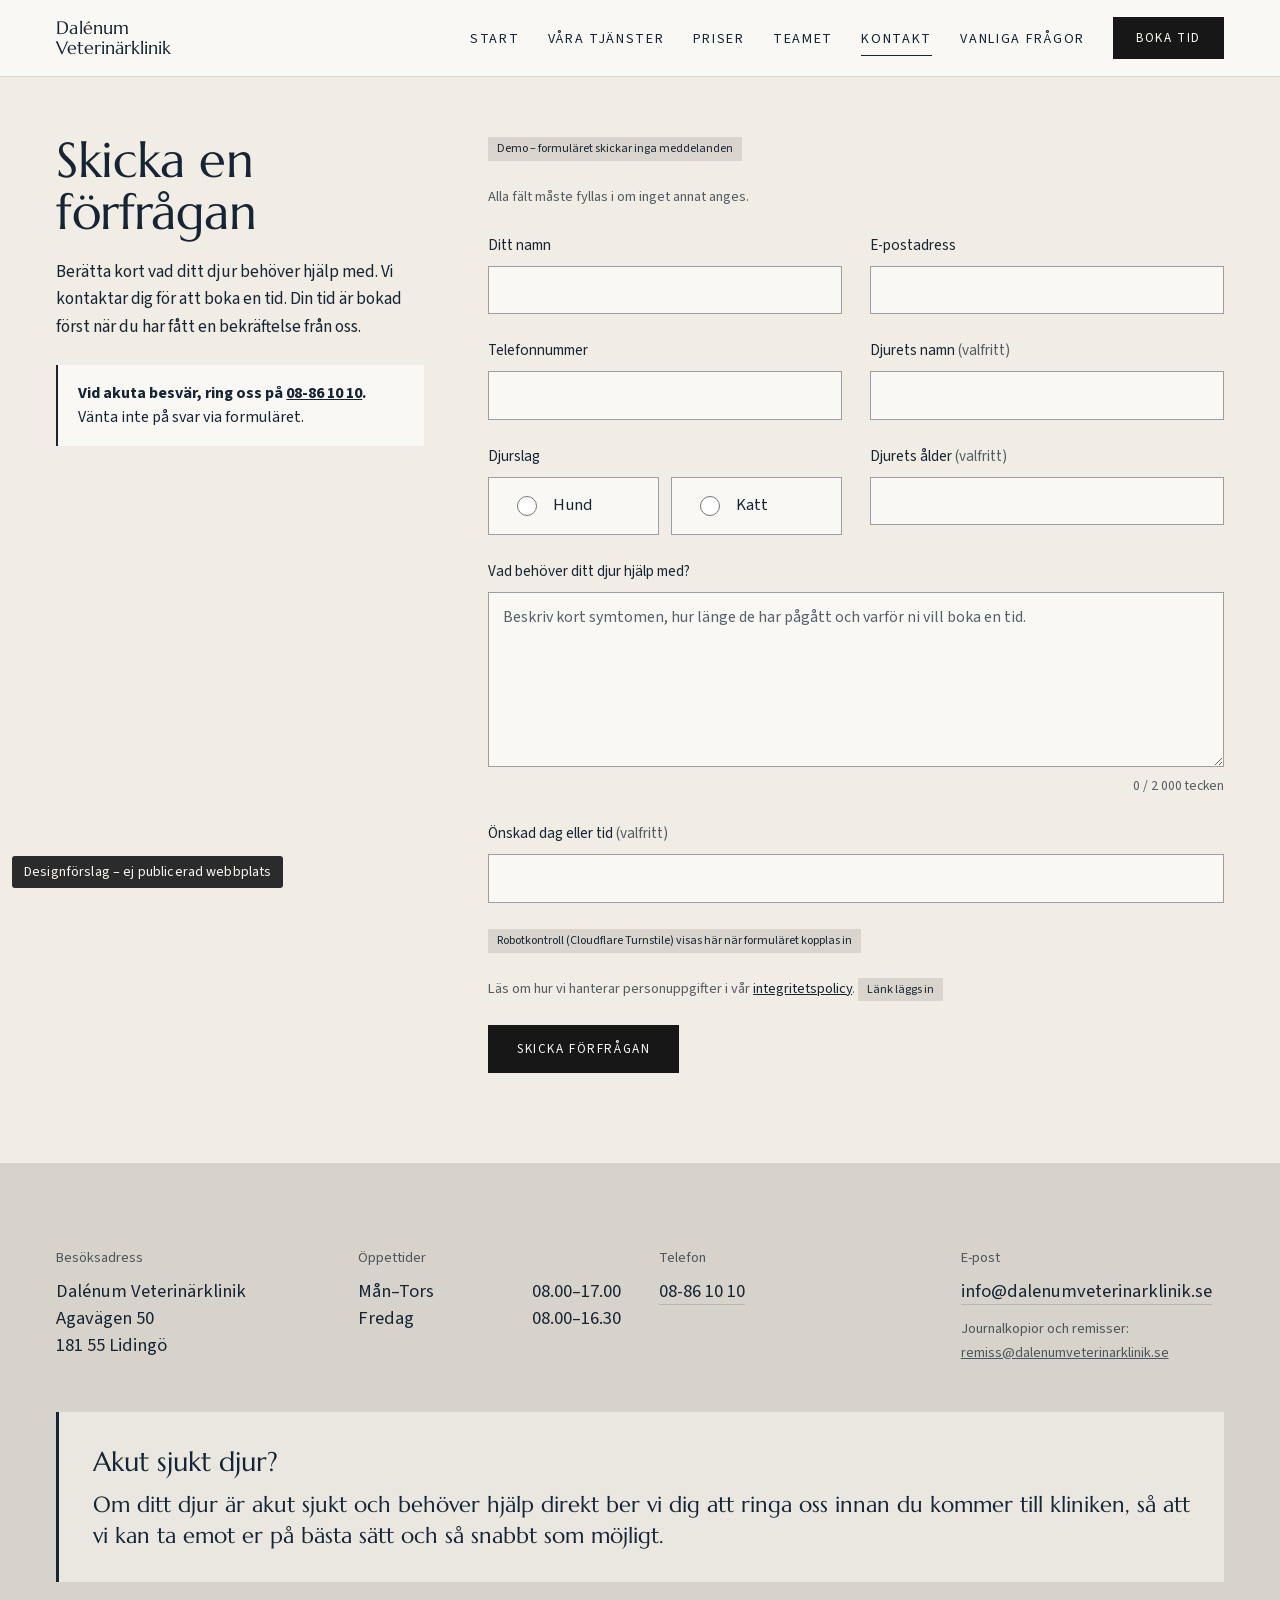
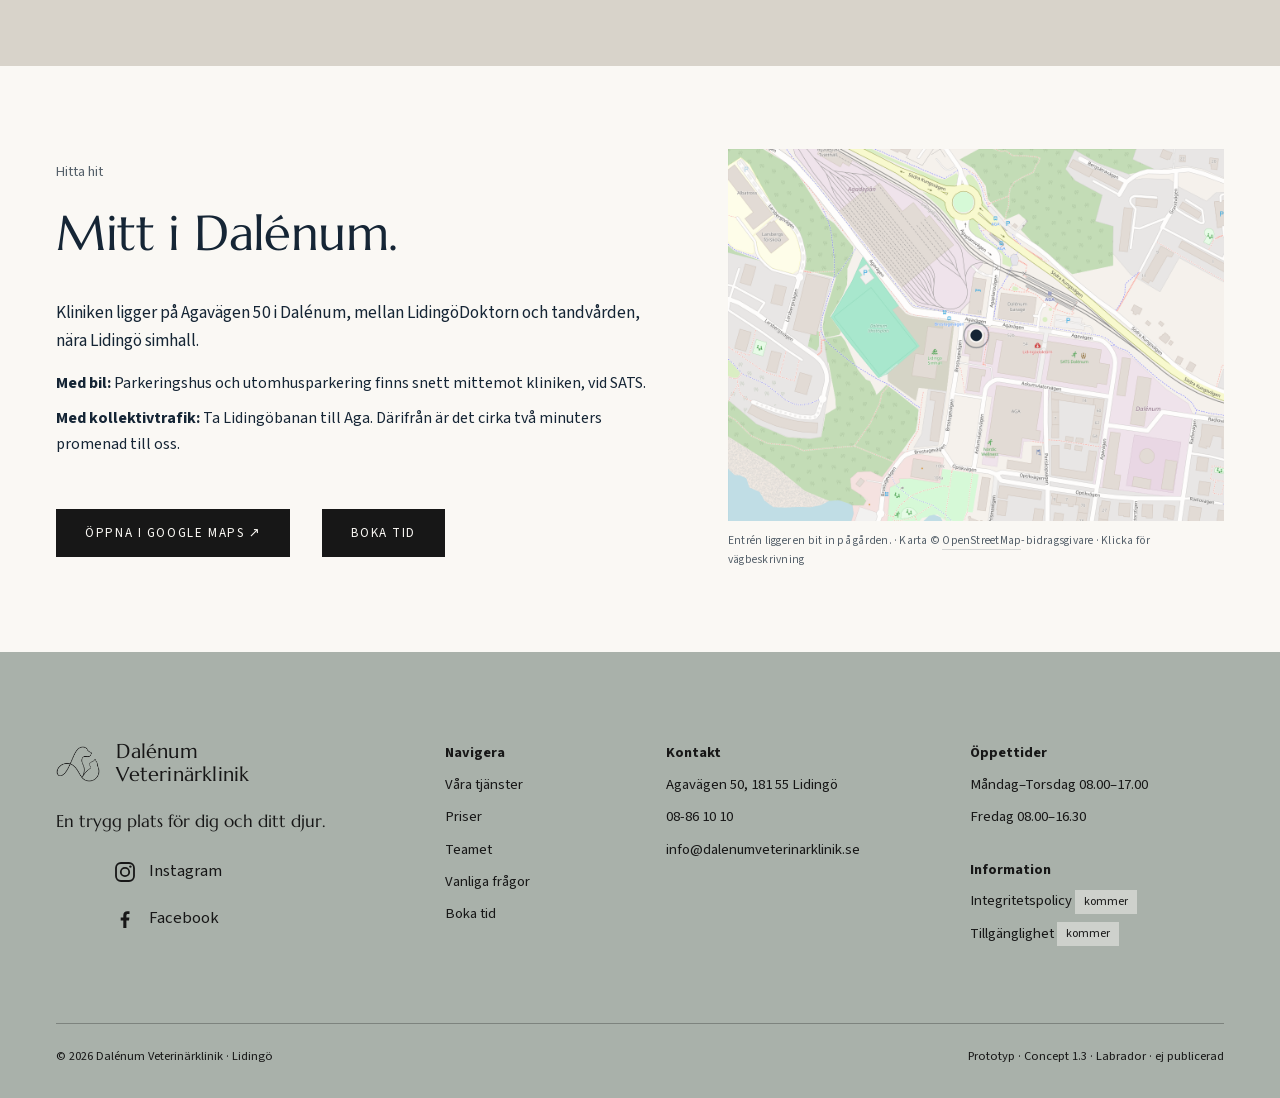
<file: kontakt.html>
<!doctype html>
<html lang="sv">
<head>
<meta charset="utf-8">
<meta name="viewport" content="width=device-width, initial-scale=1">
<title>Kontakt och hitta hit – Dalénum Veterinärklinik</title>
<meta name="description" content="Dalénum Veterinärklinik, Agavägen 50, 181 55 Lidingö. Telefon 08-86 10 10. Öppet måndag–torsdag 08.00–17.00, fredag 08.00–16.30.">
<meta name="robots" content="noindex, nofollow">
<meta name="theme-color" content="#FAF8F4">
<link rel="icon" href="assets/favicon/favicon.ico" sizes="32x32">
<link rel="icon" href="assets/favicon/favicon.svg" type="image/svg+xml">
<link rel="apple-touch-icon" href="assets/favicon/apple-touch-icon.png">
<link rel="stylesheet" href="assets/css/dalenum-tokens.css">
<link rel="stylesheet" href="assets/css/site.css">
</head>
<body>
<style>
.dv-forslag{position:fixed;left:0;bottom:0;z-index:9999;margin:0 0 calc(12px + env(safe-area-inset-bottom,0px)) calc(12px + env(safe-area-inset-left,0px));padding:7px 12px;background:#171717;color:#FAF8F4;font:14px/1.3 'Source Sans 3','Segoe UI',system-ui,sans-serif;letter-spacing:.01em;border-radius:3px;opacity:.9;pointer-events:none}
a[data-forslag-av]{cursor:not-allowed}
</style>
<p class="dv-forslag" role="note">Designförslag – ej publicerad webbplats</p>
<script>
document.addEventListener('click',function(e){var a=e.target.closest&&e.target.closest('a[data-forslag-av]');if(a){e.preventDefault();}});
</script>
<a class="skip" href="#innehall">Hoppa till innehållet</a>

<header class="site-header">
  <div class="wrap">
    <a class="brandmark" href="index.html" aria-label="Dalénum Veterinärklinik – startsida"><b>Dalénum</b><small>Veterinärklinik</small></a>
    <nav class="nav" aria-label="Huvudmeny">
      <ul>
        <li><a href="index.html">Start</a></li>
        <li><a href="tjanster.html">Våra tjänster</a></li>
        <li><a href="priser.html">Priser</a></li>
        <li><a href="team.html">Teamet</a></li>
        <li><a href="kontakt.html" aria-current="page">Kontakt</a></li>
        <li><a href="faq.html">Vanliga frågor</a></li>
      </ul>
      <a class="btn" href="bokning.html">Boka tid</a>
    </nav>
    <div class="header-actions">
      <a class="btn" href="bokning.html">Boka tid</a>
      <button class="menu-toggle" type="button" aria-expanded="false" aria-controls="mobile-menu">Meny</button>
    </div>
  </div>
</header>
<div class="mobile-menu" id="mobile-menu" hidden>
  <ul>
    <li><a href="index.html">Start</a></li>
    <li><a href="tjanster.html">Våra tjänster</a></li>
    <li><a href="priser.html">Priser</a></li>
    <li><a href="team.html">Teamet</a></li>
    <li><a href="kontakt.html" aria-current="page">Kontakt &amp; hitta hit</a></li>
    <li><a href="faq.html">Vanliga frågor</a></li>
  </ul>
  <div>
    <a class="btn" href="bokning.html" style="width:100%">Boka tid</a>
    <p class="meta"><a href="#" data-forslag-av aria-disabled="true" title="Avstängt i designförslaget">08-86 10 10</a> · Agavägen 50, Lidingö</p>
  </div>
</div>

<main id="innehall">
  <section class="section bf-section" id="formular" aria-labelledby="formular-rubrik">
    <link rel="stylesheet" href="assets/css/bokning.css">
    <div class="wrap bf-layout">
      <div class="bf-intro">
        <h1 id="formular-rubrik" class="h-l">Skicka en förfrågan</h1>
        <p class="lead">Berätta kort vad ditt djur behöver hjälp med. Vi kontaktar dig för att boka en tid. Din tid är bokad först när du har fått en bekräftelse från oss.</p>
        <p class="bf-akut"><strong>Vid akuta besvär, ring oss på <a href="#" data-forslag-av aria-disabled="true" title="Avstängt i designförslaget">08-86 10 10</a>.</strong> Vänta inte på svar via formuläret.</p>
      </div>

      <div class="bf-wrap">
        <form class="bf" id="bokningsformular" action="#formular" method="post" novalidate data-endpoint="" data-sitekey="">
          <p class="bf-demo"><span class="ph">Demo – formuläret skickar inga meddelanden</span></p>
          <p class="bf-note">Alla fält måste fyllas i om inget annat anges.</p>

          <div class="bf-summary" id="bf-summary" tabindex="-1" hidden>
            <h3>Kontrollera följande:</h3>
            <ul></ul>
          </div>

          <div class="bf-grid">
            <div class="bf-field" data-field="namn">
              <label for="bf-namn">Ditt namn</label>
              <input id="bf-namn" name="namn" type="text" autocomplete="name" maxlength="100" required aria-describedby="bf-namn-fel">
              <p class="bf-error" id="bf-namn-fel" hidden></p>
            </div>
            <div class="bf-field" data-field="epost">
              <label for="bf-epost">E-postadress</label>
              <input id="bf-epost" name="epost" type="email" autocomplete="email" inputmode="email" maxlength="254" required aria-describedby="bf-epost-fel">
              <p class="bf-error" id="bf-epost-fel" hidden></p>
            </div>
            <div class="bf-field" data-field="telefon">
              <label for="bf-telefon">Telefonnummer</label>
              <input id="bf-telefon" name="telefon" type="tel" autocomplete="tel" inputmode="tel" maxlength="30" required aria-describedby="bf-telefon-fel">
              <p class="bf-error" id="bf-telefon-fel" hidden></p>
            </div>
            <div class="bf-field" data-field="djurets_namn">
              <label for="bf-djurets-namn">Djurets namn <span class="bf-opt">(valfritt)</span></label>
              <input id="bf-djurets-namn" name="djurets_namn" type="text" autocomplete="off" maxlength="60" aria-describedby="bf-djurets-namn-fel">
              <p class="bf-error" id="bf-djurets-namn-fel" hidden></p>
            </div>
            <fieldset class="bf-field" data-field="djurslag" aria-describedby="bf-djurslag-fel">
              <legend>Djurslag</legend>
              <div class="bf-choices">
                <label class="bf-choice" for="bf-djurslag-hund"><input id="bf-djurslag-hund" name="djurslag" type="radio" value="hund" required> Hund</label>
                <label class="bf-choice" for="bf-djurslag-katt"><input id="bf-djurslag-katt" name="djurslag" type="radio" value="katt"> Katt</label>
              </div>
              <p class="bf-error" id="bf-djurslag-fel" hidden></p>
            </fieldset>
            <div class="bf-field" data-field="alder">
              <label for="bf-alder">Djurets ålder <span class="bf-opt">(valfritt)</span></label>
              <input id="bf-alder" name="alder" type="text" autocomplete="off" maxlength="30" aria-describedby="bf-alder-fel">
              <p class="bf-error" id="bf-alder-fel" hidden></p>
            </div>
            <div class="bf-field bf-field--wide" data-field="meddelande">
              <label for="bf-meddelande">Vad behöver ditt djur hjälp med?</label>
              <textarea id="bf-meddelande" name="meddelande" rows="6" maxlength="2000" required placeholder="Beskriv kort symtomen, hur länge de har pågått och varför ni vill boka en tid." aria-describedby="bf-meddelande-antal bf-meddelande-fel"></textarea>
              <p class="bf-count" id="bf-meddelande-antal">0 / 2 000 tecken</p>
              <p class="bf-error" id="bf-meddelande-fel" hidden></p>
            </div>
            <div class="bf-field bf-field--wide" data-field="onskad_tid">
              <label for="bf-onskad-tid">Önskad dag eller tid <span class="bf-opt">(valfritt)</span></label>
              <input id="bf-onskad-tid" name="onskad_tid" type="text" autocomplete="off" maxlength="200" aria-describedby="bf-onskad-tid-fel">
              <p class="bf-error" id="bf-onskad-tid-fel" hidden></p>
            </div>
          </div>

          <div class="bf-hp" aria-hidden="true">
            <label for="bf-webbplats">Lämna detta fält tomt</label>
            <input id="bf-webbplats" name="webbplats" type="text" tabindex="-1" autocomplete="off">
          </div>

          <div class="bf-turnstile" data-turnstile><span class="ph">Robotkontroll (Cloudflare Turnstile) visas här när formuläret kopplas in</span></div>

          <p class="bf-privacy">Läs om hur vi hanterar personuppgifter i vår <a href="#" data-integritet>integritetspolicy</a>. <span class="ph">Länk läggs in</span></p>

          <div class="bf-actions">
            <button class="btn" type="submit">Skicka förfrågan</button>
          </div>
          <div class="bf-status" role="status" aria-live="polite"></div>
          <noscript><p class="bf-status is-error">Formuläret kräver JavaScript. Ring oss på 08-86 10 10 eller mejla info@dalenumveterinarklinik.se.</p></noscript>
        </form>
        <div class="bf-done" id="bf-tack" tabindex="-1" hidden>
          <p>Tack! Vi har tagit emot din förfrågan och kontaktar dig för att boka en tid.</p>
        </div>
      </div>
    </div>
    <script src="assets/js/bokning.js" defer></script>
  </section>

  <section class="section section--stone" aria-label="Kontaktuppgifter">
    <div class="wrap">
      <div class="contact-grid">
        <div><h3>Besöksadress</h3><p class="val">Dalénum Veterinärklinik<br>Agavägen 50<br>181 55 Lidingö</p></div>
        <div><h3>Öppettider</h3><ul class="hours val"><li><span>Mån–Tors</span><span>08.00–17.00</span></li><li><span>Fredag</span><span>08.00–16.30</span></li></ul></div>
        <div><h3>Telefon</h3><p class="val"><a href="#" data-forslag-av aria-disabled="true" title="Avstängt i designförslaget">08-86 10 10</a></p></div>
        <div><h3>E-post</h3><p class="val"><a href="#" data-forslag-av aria-disabled="true" title="Avstängt i designförslaget">info@dalenum<wbr>veterinarklinik.se</a></p><p class="small">Journalkopior och remisser:<br><a href="#" data-forslag-av aria-disabled="true" title="Avstängt i designförslaget">remiss@dalenumveterinarklinik.se</a></p></div>
      </div>
      <p class="emergency"><strong>Akut sjukt djur?</strong> Om ditt djur är akut sjukt och behöver hjälp direkt ber vi dig att ringa oss innan du kommer till kliniken, så att vi kan ta emot er på bästa sätt och så snabbt som möjligt.</p>
    </div>
  </section>

  <section class="section" aria-labelledby="hitta">
    <div class="wrap media-split">
      <div>
        <p class="eyebrow">Hitta hit</p>
        <h2 id="hitta" class="h-l" style="margin-top:24px">Mitt i Dalénum.</h2>
        <p class="lead">Kliniken ligger på Agavägen 50 i Dalénum, mellan LidingöDoktorn och tandvården, nära Lidingö simhall.</p>
        <p style="margin-top:16px"><strong>Med bil:</strong> Parkeringshus och utomhusparkering finns snett mittemot kliniken, vid SATS.</p>
        <p style="margin-top:8px"><strong>Med kollektivtrafik:</strong> Ta Lidingöbanan till Aga. Därifrån är det cirka två minuters promenad till oss.</p>
        <div class="actions"><a class="btn" href="https://www.google.com/maps/search/?api=1&amp;query=Agav%C3%A4gen%2050%2C%20181%2055%20Liding%C3%B6" target="_blank" rel="noopener">Öppna i Google Maps ↗</a><a class="btn btn--ghost" href="bokning.html">Boka tid</a></div>
      </div>
      <figure class="map"><a href="https://www.google.com/maps/search/?api=1&amp;query=Agav%C3%A4gen%2050%2C%20181%2055%20Liding%C3%B6" target="_blank" rel="noopener" aria-label="Öppna Agavägen 50 i Google Maps"><img src="assets/bilder/klinik/karta-agavagen-50.png" alt="Karta över Dalénum med markering vid Agavägen 50, nära AGA-hållplatsen och Brostugevägen" style="aspect-ratio:4/3" loading="lazy"></a><figcaption class="credit">Entrén ligger en bit in på gården. · Karta © <a href="https://www.openstreetmap.org/copyright" target="_blank" rel="noopener">OpenStreetMap</a>-bidragsgivare · Klicka för vägbeskrivning</figcaption></figure>
    </div>
  </section>

</main>

<footer class="site-footer">
  <div class="wrap">
    <div class="footer-top">
      <div>
        <div class="footer-brand">
          <img src="assets/logo/web/png/dalenum-symbol-tunn-charcoal.png" alt="" width="40">
          <div><b>Dalénum</b><small>Veterinärklinik</small></div>
        </div>
        <div class="footer-claim-block">
        <p class="footer-claim">En trygg plats för dig och ditt djur.</p>
        <ul class="social-list">
          <li><a class="social" href="https://www.instagram.com/dalenumveterinarklinik/" target="_blank" rel="noopener"><svg aria-hidden="true" viewBox="0 0 24 24" width="24" height="24"><rect x="3" y="3" width="18" height="18" rx="5" fill="none" stroke="currentColor" stroke-width="1.8"/><circle cx="12" cy="12" r="4.2" fill="none" stroke="currentColor" stroke-width="1.8"/><circle cx="17.4" cy="6.6" r="1.2" fill="currentColor"/></svg>Instagram</a></li>
          <li><a class="social" href="https://www.facebook.com/p/Dal%C3%A9num-Veterin%C3%A4rklinik-61583738001344/" target="_blank" rel="noopener"><svg aria-hidden="true" viewBox="0 0 24 24" width="24" height="24"><path fill="currentColor" d="M13.4 21v-7.6h2.6l.4-3h-3V8.5c0-.9.3-1.5 1.5-1.5h1.6V4.3c-.3 0-1.2-.1-2.3-.1-2.3 0-3.9 1.4-3.9 4v2.2H7.7v3h2.6V21h3.1z"/></svg>Facebook</a></li>
        </ul>
        </div>
      </div>
      <div>
        <h3>Navigera</h3>
        <ul>
          <li><a href="tjanster.html">Våra tjänster</a></li>
          <li><a href="priser.html">Priser</a></li>
          <li><a href="team.html">Teamet</a></li>
          <li><a href="faq.html">Vanliga frågor</a></li>
          <li><a href="bokning.html">Boka tid</a></li>
        </ul>
      </div>
      <div>
        <h3>Kontakt</h3>
        <ul>
          <li>Agavägen 50, 181 55 Lidingö</li>
          <li><a href="#" data-forslag-av aria-disabled="true" title="Avstängt i designförslaget">08-86 10 10</a></li>
          <li><a href="#" data-forslag-av aria-disabled="true" title="Avstängt i designförslaget">info@dalenumveterinarklinik.se</a></li>
        </ul>
      </div>
      <div>
        <h3>Öppettider</h3>
        <ul>
          <li>Måndag–Torsdag 08.00–17.00</li>
          <li>Fredag 08.00–16.30</li>
        </ul>
        <h3 style="margin-top:28px">Information</h3>
        <ul>
          <li>Integritetspolicy <span class="ph">kommer</span></li>
          <li>Tillgänglighet <span class="ph">kommer</span></li>
        </ul>
      </div>
    </div>
    <div class="footer-bottom">
      <span>© 2026 Dalénum Veterinärklinik · Lidingö</span>
      <span>Prototyp · Concept 1.3 · Labrador · ej publicerad</span>
    </div>
  </div>
</footer>

<script src="assets/js/site.js"></script>
</body>
</html>
</file>
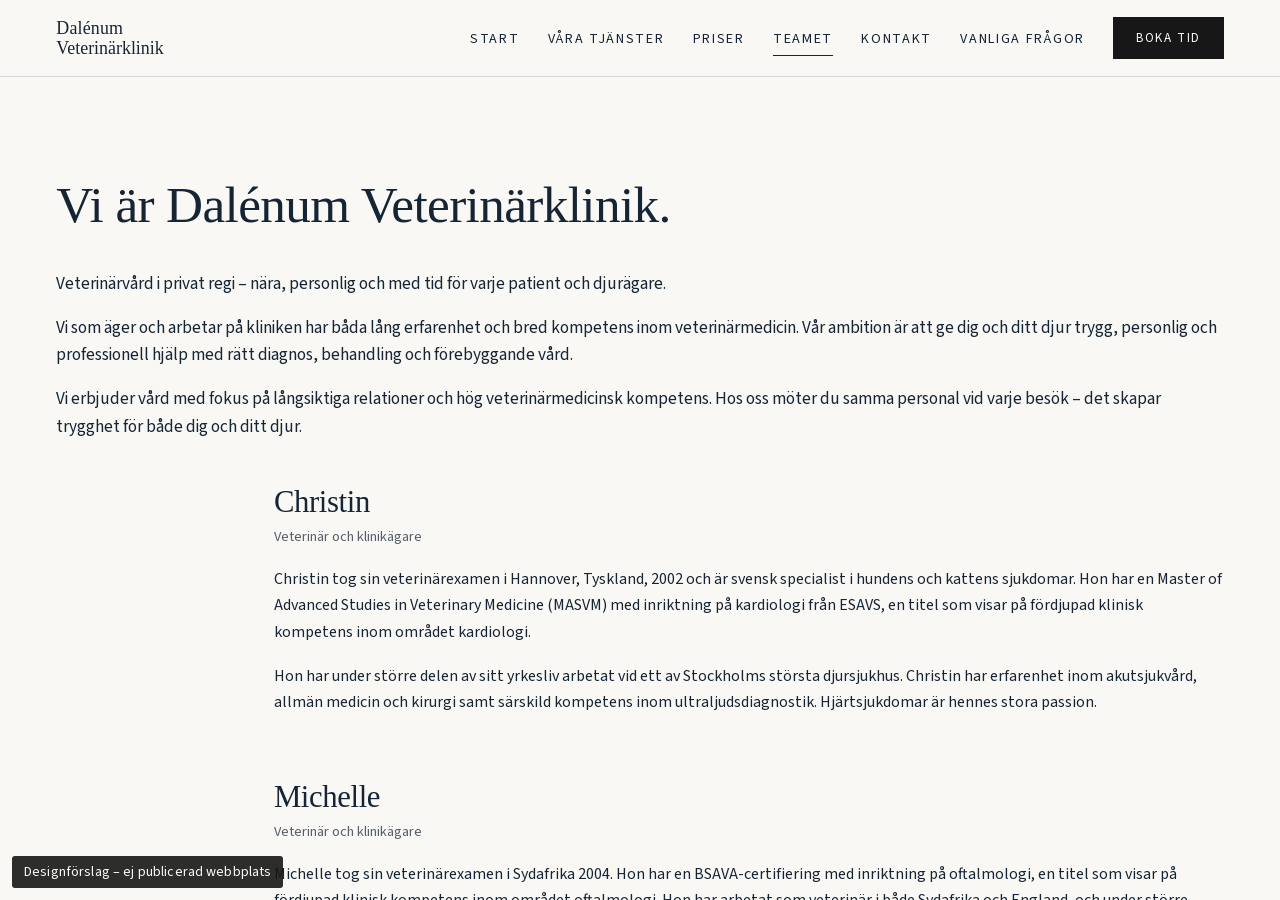
<file: om-oss.html>
<!doctype html>
<html lang="sv"><head><meta charset="utf-8"><title>Teamet – Dalénum Veterinärklinik</title><meta http-equiv="refresh" content="0; url=team.html"><link rel="canonical" href="team.html"><meta name="robots" content="noindex"></head><body><p><a href="team.html">Teamet</a></p></body></html>
</file>
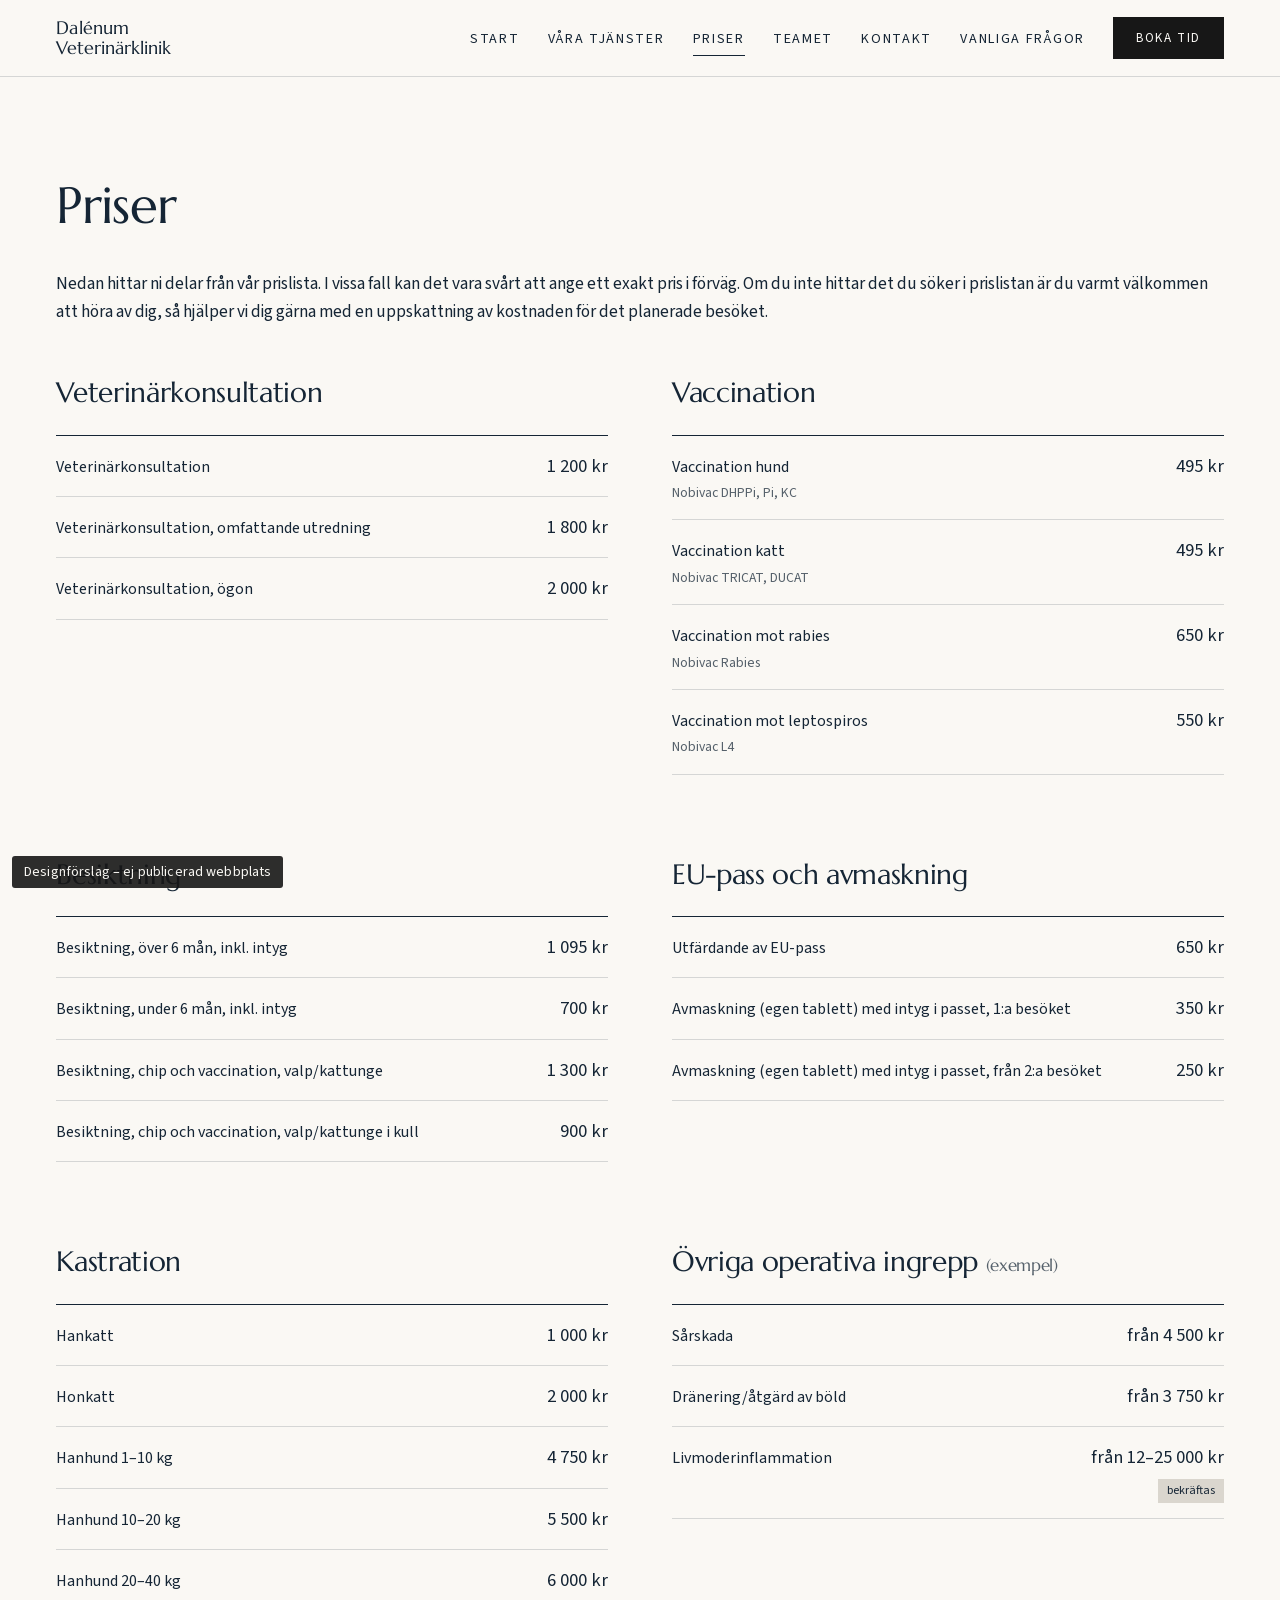
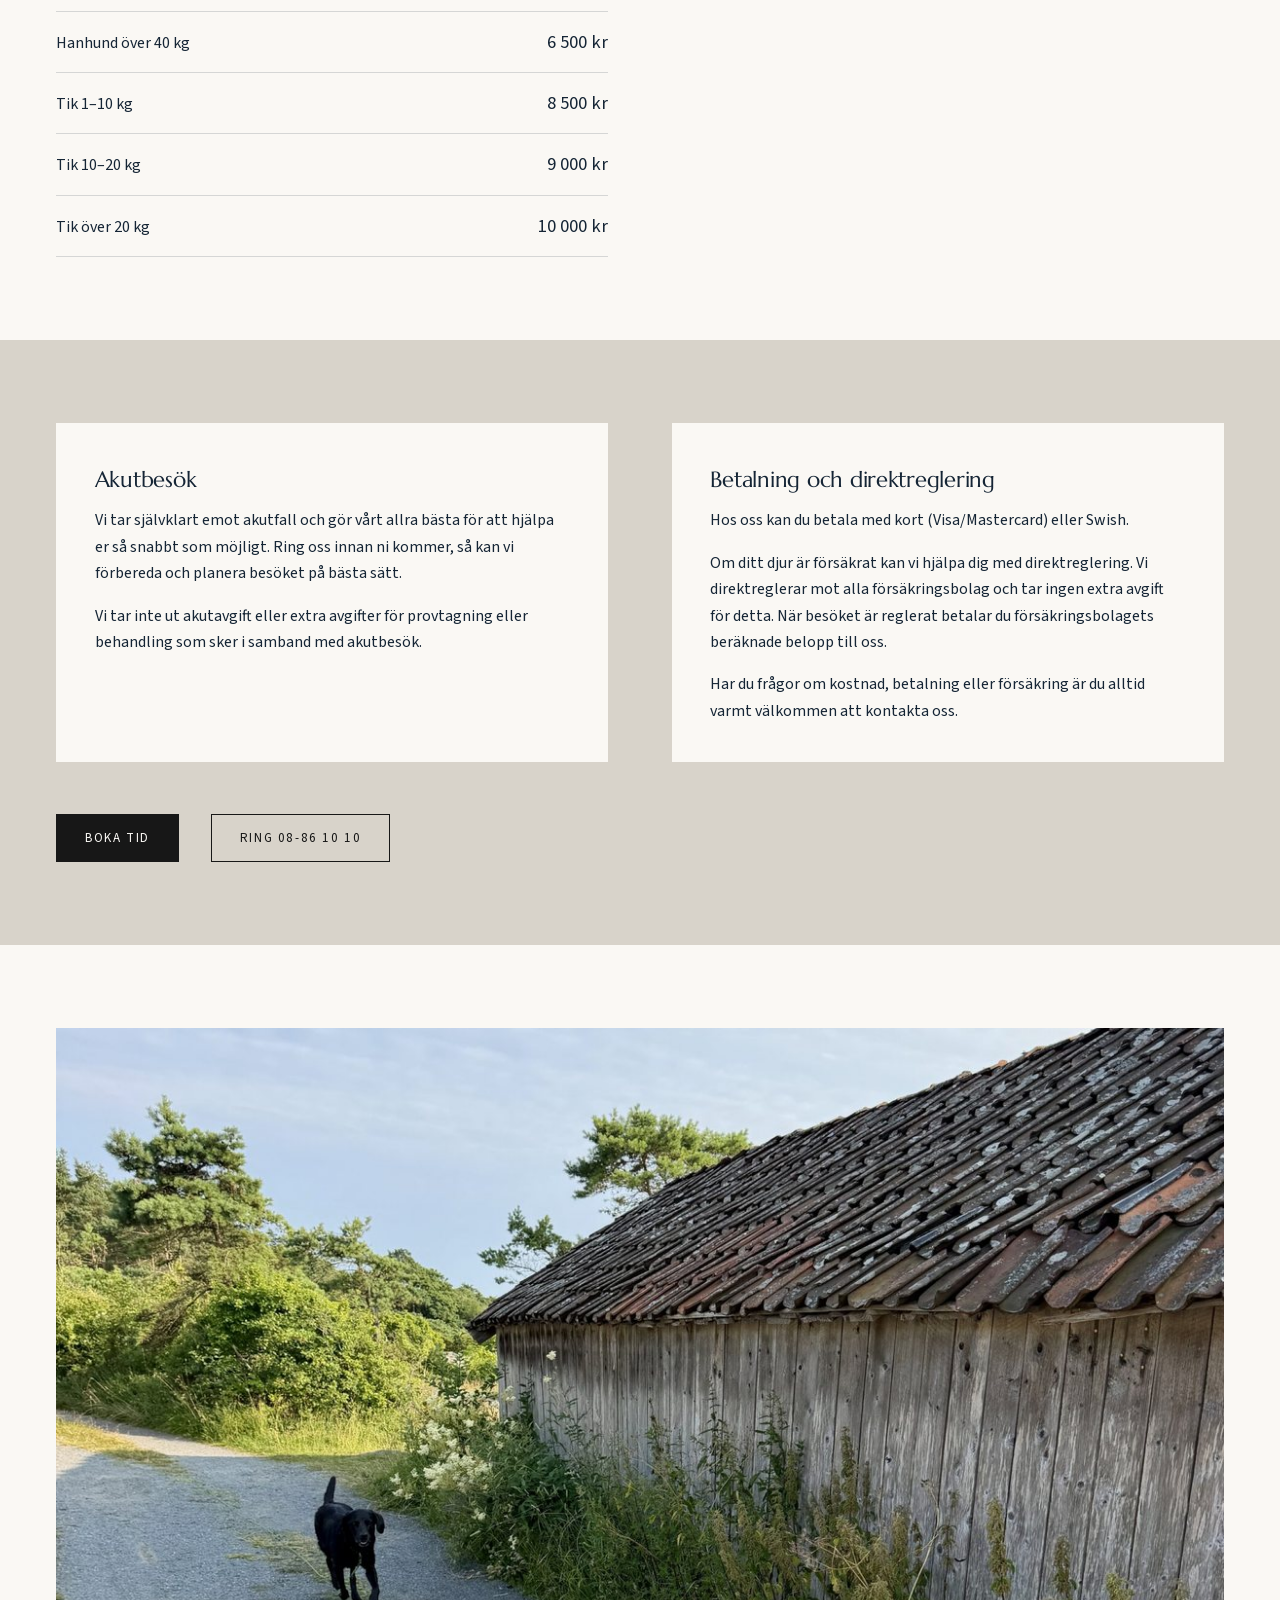
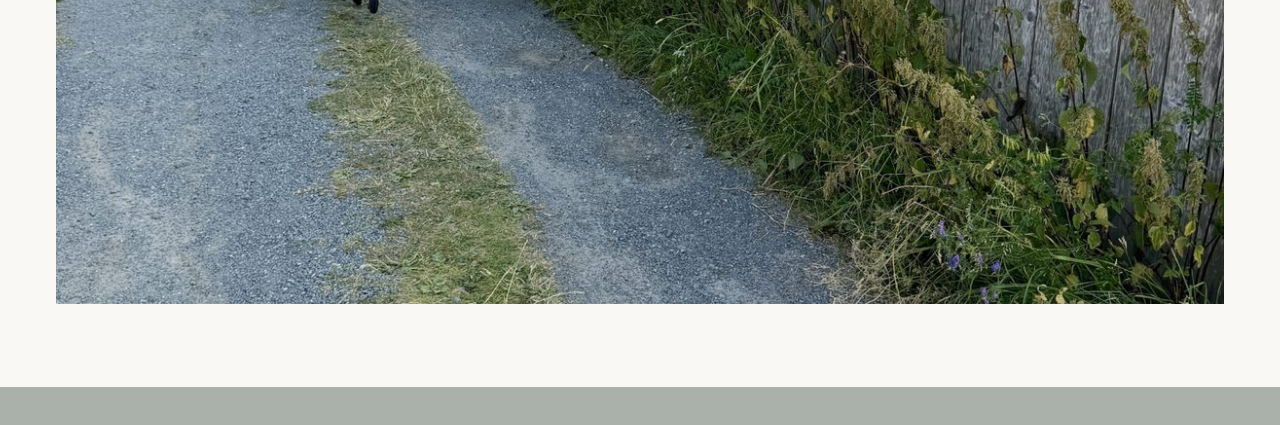
<file: priser.html>
<!doctype html>
<html lang="sv">
<head>
<meta charset="utf-8">
<meta name="viewport" content="width=device-width, initial-scale=1">
<title>Priser – Dalénum Veterinärklinik</title>
<meta name="description" content="Prislista för Dalénum Veterinärklinik på Lidingö: konsultation, vaccination, besiktning, EU-pass, kastration och operationer.">
<meta name="robots" content="noindex, nofollow">
<meta name="theme-color" content="#FAF8F4">
<link rel="icon" href="assets/favicon/favicon.ico" sizes="32x32">
<link rel="icon" href="assets/favicon/favicon.svg" type="image/svg+xml">
<link rel="apple-touch-icon" href="assets/favicon/apple-touch-icon.png">
<link rel="stylesheet" href="assets/css/dalenum-tokens.css">
<link rel="stylesheet" href="assets/css/site.css">
</head>
<body>
<style>
.dv-forslag{position:fixed;left:0;bottom:0;z-index:9999;margin:0 0 calc(12px + env(safe-area-inset-bottom,0px)) calc(12px + env(safe-area-inset-left,0px));padding:7px 12px;background:#171717;color:#FAF8F4;font:14px/1.3 'Source Sans 3','Segoe UI',system-ui,sans-serif;letter-spacing:.01em;border-radius:3px;opacity:.9;pointer-events:none}
a[data-forslag-av]{cursor:not-allowed}
</style>
<p class="dv-forslag" role="note">Designförslag – ej publicerad webbplats</p>
<script>
document.addEventListener('click',function(e){var a=e.target.closest&&e.target.closest('a[data-forslag-av]');if(a){e.preventDefault();}});
</script>
<a class="skip" href="#innehall">Hoppa till innehållet</a>

<header class="site-header">
  <div class="wrap">
    <a class="brandmark" href="index.html" aria-label="Dalénum Veterinärklinik – startsida"><b>Dalénum</b><small>Veterinärklinik</small></a>
    <nav class="nav" aria-label="Huvudmeny">
      <ul>
        <li><a href="index.html">Start</a></li>
        <li><a href="tjanster.html">Våra tjänster</a></li>
        <li><a href="priser.html" aria-current="page">Priser</a></li>
        <li><a href="team.html">Teamet</a></li>
        <li><a href="kontakt.html">Kontakt</a></li>
        <li><a href="faq.html">Vanliga frågor</a></li>
      </ul>
      <a class="btn" href="bokning.html">Boka tid</a>
    </nav>
    <div class="header-actions">
      <a class="btn" href="bokning.html">Boka tid</a>
      <button class="menu-toggle" type="button" aria-expanded="false" aria-controls="mobile-menu">Meny</button>
    </div>
  </div>
</header>
<div class="mobile-menu" id="mobile-menu" hidden>
  <ul>
    <li><a href="index.html">Start</a></li>
    <li><a href="tjanster.html">Våra tjänster</a></li>
    <li><a href="priser.html" aria-current="page">Priser</a></li>
    <li><a href="team.html">Teamet</a></li>
    <li><a href="kontakt.html">Kontakt &amp; hitta hit</a></li>
    <li><a href="faq.html">Vanliga frågor</a></li>
  </ul>
  <div>
    <a class="btn" href="bokning.html" style="width:100%">Boka tid</a>
    <p class="meta"><a href="#" data-forslag-av aria-disabled="true" title="Avstängt i designförslaget">08-86 10 10</a> · Agavägen 50, Lidingö</p>
  </div>
</div>

<main id="innehall">
  <section class="page-head page-head--tight" aria-labelledby="rubrik">
    <div class="wrap split">
      <div>
        <h1 id="rubrik">Priser</h1>
        <p class="lead">Nedan hittar ni delar från vår prislista. I vissa fall kan det vara svårt att ange ett exakt pris i förväg. Om du inte hittar det du söker i prislistan är du varmt välkommen att höra av dig, så hjälper vi dig gärna med en uppskattning av kostnaden för det planerade besöket.</p>
      </div>
    </div>
  </section>

  <section class="section" style="padding-top:0" aria-label="Prislista">
    <div class="wrap price-groups">
      <div class="price-group">
        <h2>Veterinärkonsultation</h2>
        <ul class="price-list">
          <li><span class="item">Veterinärkonsultation</span><span class="price">1&nbsp;200 kr</span></li>
          <li><span class="item">Veterinärkonsultation, omfattande utredning</span><span class="price">1&nbsp;800 kr</span></li>
          <li><span class="item">Veterinärkonsultation, ögon</span><span class="price">2&nbsp;000 kr</span></li>
        </ul>
      </div>
      <div class="price-group">
        <h2>Vaccination</h2>
        <ul class="price-list">
          <li><span class="item">Vaccination hund<small>Nobivac DHPPi, Pi, KC</small></span><span class="price">495 kr</span></li>
          <li><span class="item">Vaccination katt<small>Nobivac TRICAT, DUCAT</small></span><span class="price">495 kr</span></li>
          <li><span class="item">Vaccination mot rabies<small>Nobivac Rabies</small></span><span class="price">650 kr</span></li>
          <li><span class="item">Vaccination mot leptospiros<small>Nobivac L4</small></span><span class="price">550 kr</span></li>
        </ul>
      </div>
      <div class="price-group">
        <h2>Besiktning</h2>
        <ul class="price-list">
          <li><span class="item">Besiktning, över 6 mån, inkl. intyg</span><span class="price">1&nbsp;095 kr</span></li>
          <li><span class="item">Besiktning, under 6 mån, inkl. intyg</span><span class="price">700 kr</span></li>
          <li><span class="item">Besiktning, chip och vaccination, valp/kattunge</span><span class="price">1&nbsp;300 kr</span></li>
          <li><span class="item">Besiktning, chip och vaccination, valp/kattunge i kull</span><span class="price">900 kr</span></li>
        </ul>
      </div>
      <div class="price-group">
        <h2>EU-pass och avmaskning</h2>
        <ul class="price-list">
          <li><span class="item">Utfärdande av EU-pass</span><span class="price">650 kr</span></li>
          <li><span class="item">Avmaskning (egen tablett) med intyg i passet, 1:a besöket</span><span class="price">350 kr</span></li>
          <li><span class="item">Avmaskning (egen tablett) med intyg i passet, från 2:a besöket</span><span class="price">250 kr</span></li>
        </ul>
      </div>
      <div class="price-group">
        <h2>Kastration</h2>
        <ul class="price-list">
          <li><span class="item">Hankatt</span><span class="price">1&nbsp;000 kr</span></li>
          <li><span class="item">Honkatt</span><span class="price">2&nbsp;000 kr</span></li>
          <li><span class="item">Hanhund 1–10 kg</span><span class="price">4&nbsp;750 kr</span></li>
          <li><span class="item">Hanhund 10–20 kg</span><span class="price">5&nbsp;500 kr</span></li>
          <li><span class="item">Hanhund 20–40 kg</span><span class="price">6&nbsp;000 kr</span></li>
          <li><span class="item">Hanhund över 40 kg</span><span class="price">6&nbsp;500 kr</span></li>
          <li><span class="item">Tik 1–10 kg</span><span class="price">8&nbsp;500 kr</span></li>
          <li><span class="item">Tik 10–20 kg</span><span class="price">9&nbsp;000 kr</span></li>
          <li><span class="item">Tik över 20 kg</span><span class="price">10&nbsp;000 kr</span></li>
        </ul>
      </div>
      <div class="price-group">
        <h2>Övriga operativa ingrepp <span style="font-size:.6em;color:var(--muted)">(exempel)</span></h2>
        <ul class="price-list">
          <li><span class="item">Sårskada</span><span class="price">från 4&nbsp;500 kr</span></li>
          <li><span class="item">Dränering/åtgärd av böld</span><span class="price">från 3&nbsp;750 kr</span></li>
          <li><span class="item">Livmoderinflammation</span><span class="price">från 12–25&nbsp;000 kr <span class="ph">bekräftas</span></span></li>
        </ul>
      </div>
    </div>
  </section>

  <section class="section section--stone" aria-labelledby="mer">
    <div class="wrap price-groups">
      <div class="note-box" style="background:var(--paper)">
        <h3 id="mer">Akutbesök</h3>
        <p>Vi tar självklart emot akutfall och gör vårt allra bästa för att hjälpa er så snabbt som möjligt. Ring oss innan ni kommer, så kan vi förbereda och planera besöket på bästa sätt.</p>
        <p>Vi tar inte ut akutavgift eller extra avgifter för provtagning eller behandling som sker i samband med akutbesök.</p>
      </div>
      <div class="note-box" style="background:var(--paper)">
        <h3>Betalning och direktreglering</h3>
        <p>Hos oss kan du betala med kort (Visa/Mastercard) eller Swish.</p>
        <p>Om ditt djur är försäkrat kan vi hjälpa dig med direktreglering. Vi direktreglerar mot alla försäkringsbolag och tar ingen extra avgift för detta. När besöket är reglerat betalar du försäkringsbolagets beräknade belopp till oss.</p>
        <p>Har du frågor om kostnad, betalning eller försäkring är du alltid varmt välkommen att kontakta oss.</p>
      </div>
    </div>
    <div class="wrap"><div class="actions"><a class="btn" href="bokning.html">Boka tid</a><a class="btn btn--ghost" href="#" data-forslag-av aria-disabled="true" title="Avstängt i designförslaget">Ring 08-86 10 10</a></div></div>
  </section>

  <section class="section" aria-label="Promenad i Dalénum">
    <div class="wrap">
      <figure style="margin:0"><picture><source media="(max-width: 620px)" srcset="assets/bilder/klinik/dalenum-hund-stig-mobil.jpg" width="1200" height="900"><img src="assets/bilder/klinik/dalenum-hund-stig.jpg" alt="En svart labrador springer på en grusväg genom grönskan förbi en gammal lada" width="2400" height="960" loading="lazy" style="display:block;width:100%;height:auto"></picture></figure>
    </div>
  </section>

</main>

<footer class="site-footer">
  <div class="wrap">
    <div class="footer-top">
      <div>
        <div class="footer-brand">
          <img src="assets/logo/web/png/dalenum-symbol-tunn-charcoal.png" alt="" width="40">
          <div><b>Dalénum</b><small>Veterinärklinik</small></div>
        </div>
        <div class="footer-claim-block">
        <p class="footer-claim">En trygg plats för dig och ditt djur.</p>
        <ul class="social-list">
          <li><a class="social" href="https://www.instagram.com/dalenumveterinarklinik/" target="_blank" rel="noopener"><svg aria-hidden="true" viewBox="0 0 24 24" width="24" height="24"><rect x="3" y="3" width="18" height="18" rx="5" fill="none" stroke="currentColor" stroke-width="1.8"/><circle cx="12" cy="12" r="4.2" fill="none" stroke="currentColor" stroke-width="1.8"/><circle cx="17.4" cy="6.6" r="1.2" fill="currentColor"/></svg>Instagram</a></li>
          <li><a class="social" href="https://www.facebook.com/p/Dal%C3%A9num-Veterin%C3%A4rklinik-61583738001344/" target="_blank" rel="noopener"><svg aria-hidden="true" viewBox="0 0 24 24" width="24" height="24"><path fill="currentColor" d="M13.4 21v-7.6h2.6l.4-3h-3V8.5c0-.9.3-1.5 1.5-1.5h1.6V4.3c-.3 0-1.2-.1-2.3-.1-2.3 0-3.9 1.4-3.9 4v2.2H7.7v3h2.6V21h3.1z"/></svg>Facebook</a></li>
        </ul>
        </div>
      </div>
      <div>
        <h3>Navigera</h3>
        <ul>
          <li><a href="tjanster.html">Våra tjänster</a></li>
          <li><a href="priser.html" aria-current="page">Priser</a></li>
          <li><a href="team.html">Teamet</a></li>
          <li><a href="faq.html">Vanliga frågor</a></li>
          <li><a href="bokning.html">Boka tid</a></li>
        </ul>
      </div>
      <div>
        <h3>Kontakt</h3>
        <ul>
          <li>Agavägen 50, 181 55 Lidingö</li>
          <li><a href="#" data-forslag-av aria-disabled="true" title="Avstängt i designförslaget">08-86 10 10</a></li>
          <li><a href="#" data-forslag-av aria-disabled="true" title="Avstängt i designförslaget">info@dalenumveterinarklinik.se</a></li>
        </ul>
      </div>
      <div>
        <h3>Öppettider</h3>
        <ul>
          <li>Måndag–Torsdag 08.00–17.00</li>
          <li>Fredag 08.00–16.30</li>
        </ul>
        <h3 style="margin-top:28px">Information</h3>
        <ul>
          <li>Integritetspolicy <span class="ph">kommer</span></li>
          <li>Tillgänglighet <span class="ph">kommer</span></li>
        </ul>
      </div>
    </div>
    <div class="footer-bottom">
      <span>© 2026 Dalénum Veterinärklinik · Lidingö</span>
      <span>Prototyp · Concept 1.3 · Labrador · ej publicerad</span>
    </div>
  </div>
</footer>

<script src="assets/js/site.js"></script>
</body>
</html>
</file>
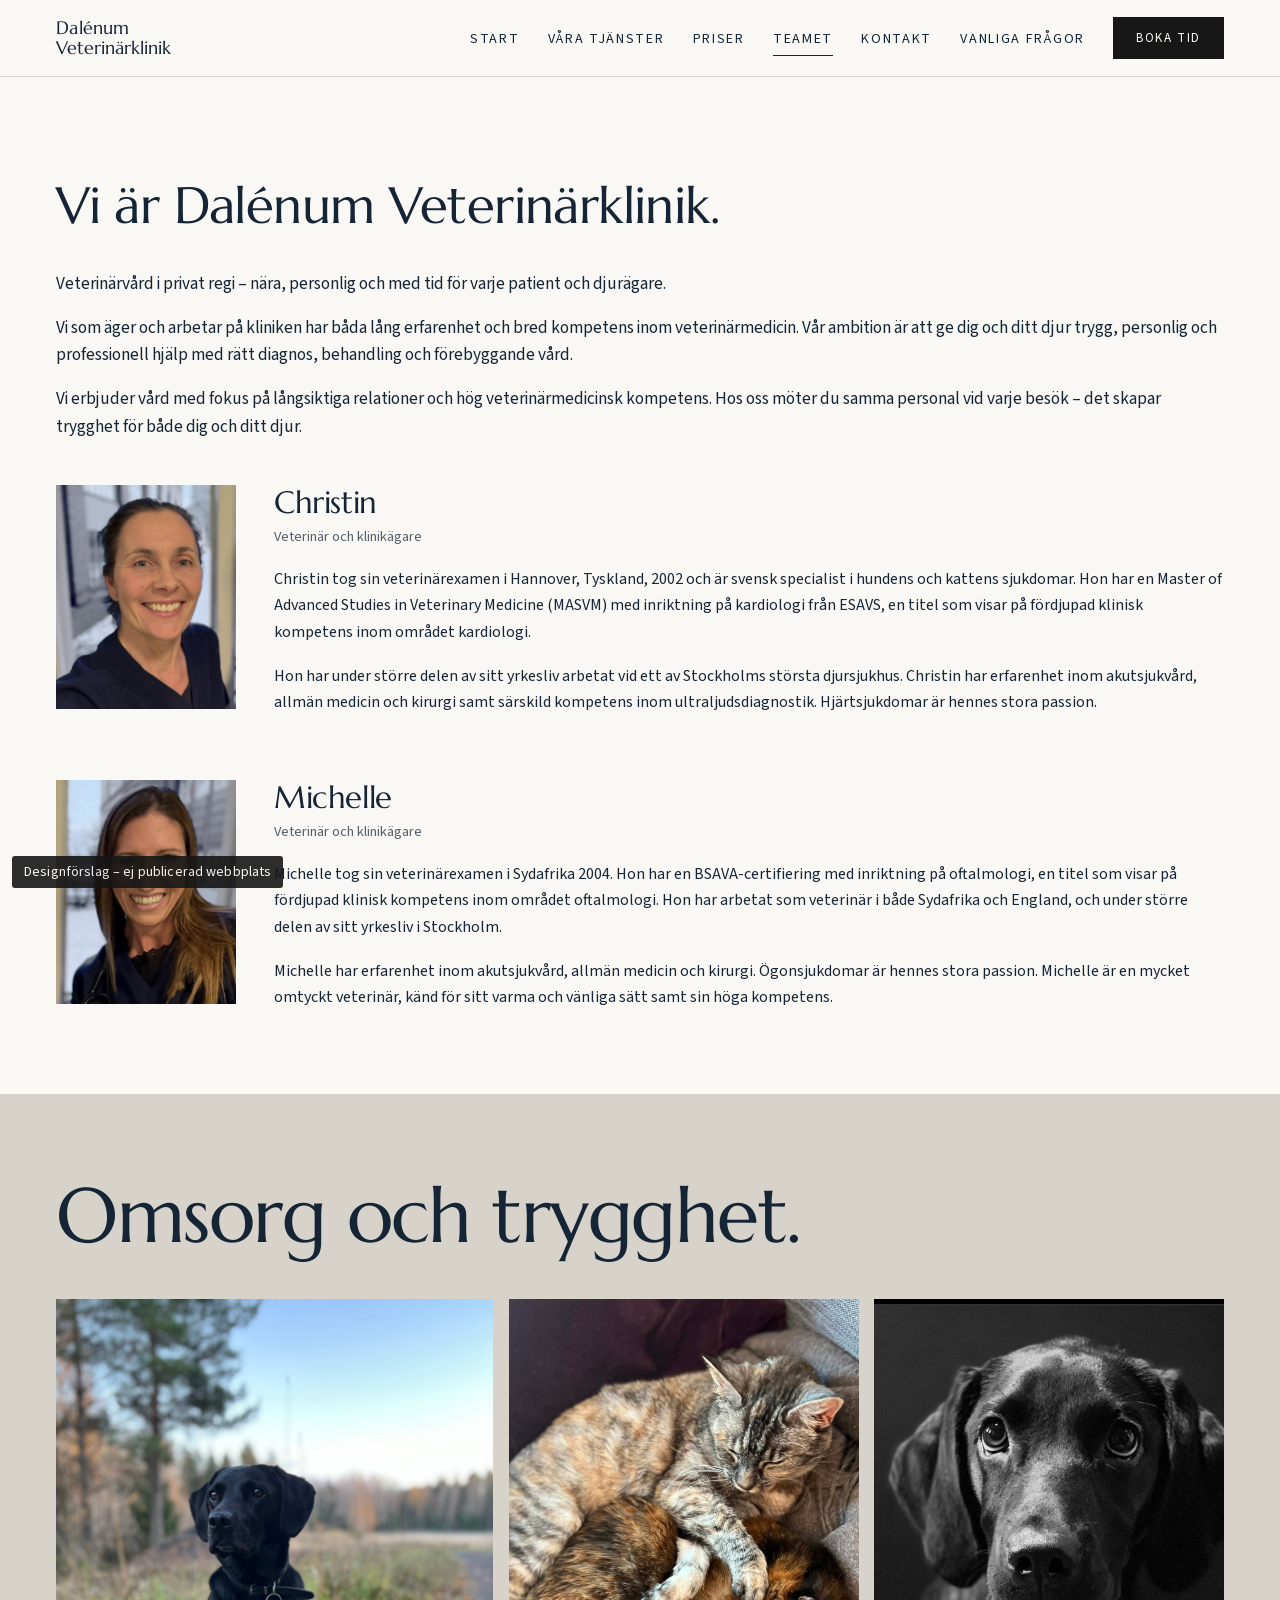
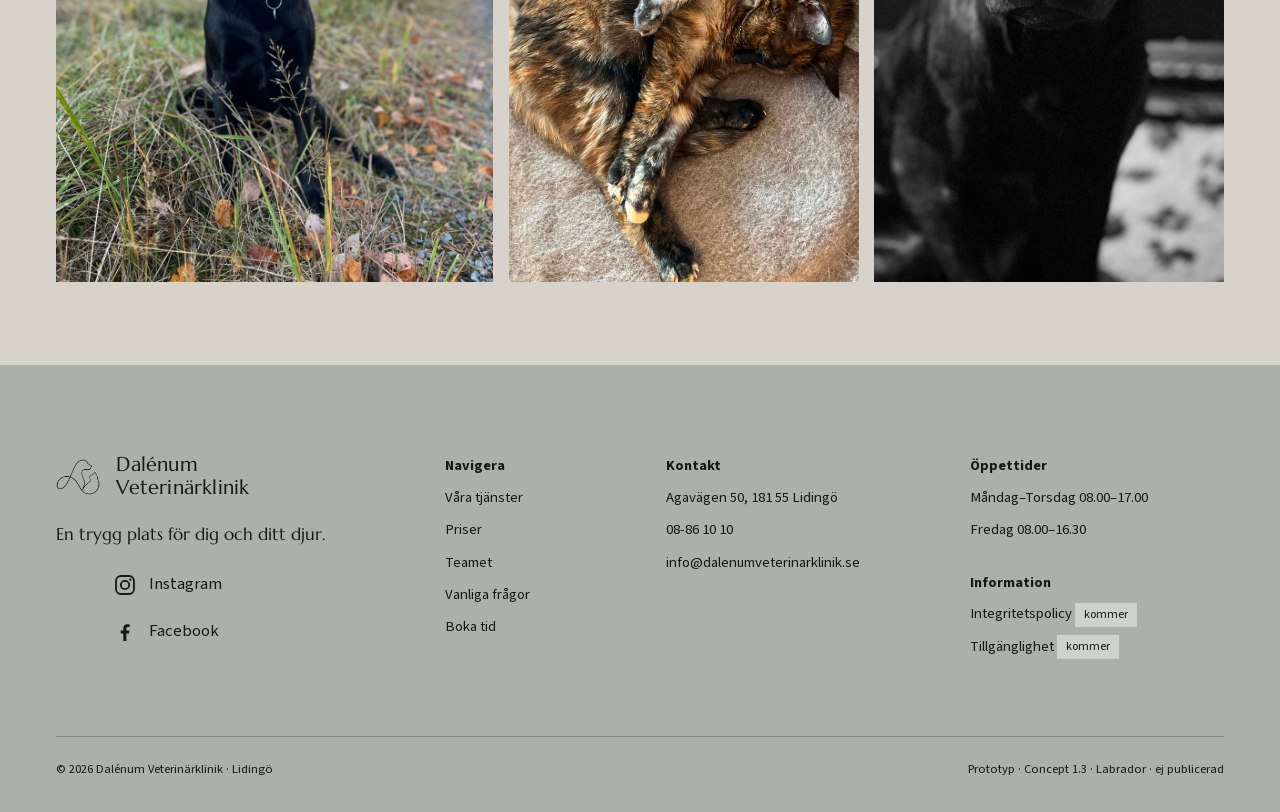
<file: team.html>
<!doctype html>
<html lang="sv">
<head>
<meta charset="utf-8">
<meta name="viewport" content="width=device-width, initial-scale=1">
<title>Teamet – Dalénum Veterinärklinik</title>
<meta name="description" content="Möt Christin och Michelle, veterinärer och klinikägare på Dalénum Veterinärklinik på Lidingö.">
<meta name="robots" content="noindex, nofollow">
<meta name="theme-color" content="#FAF8F4">
<link rel="icon" href="assets/favicon/favicon.ico" sizes="32x32">
<link rel="icon" href="assets/favicon/favicon.svg" type="image/svg+xml">
<link rel="apple-touch-icon" href="assets/favicon/apple-touch-icon.png">
<link rel="stylesheet" href="assets/css/dalenum-tokens.css">
<link rel="stylesheet" href="assets/css/site.css">
</head>
<body>
<style>
.dv-forslag{position:fixed;left:0;bottom:0;z-index:9999;margin:0 0 calc(12px + env(safe-area-inset-bottom,0px)) calc(12px + env(safe-area-inset-left,0px));padding:7px 12px;background:#171717;color:#FAF8F4;font:14px/1.3 'Source Sans 3','Segoe UI',system-ui,sans-serif;letter-spacing:.01em;border-radius:3px;opacity:.9;pointer-events:none}
a[data-forslag-av]{cursor:not-allowed}
</style>
<p class="dv-forslag" role="note">Designförslag – ej publicerad webbplats</p>
<script>
document.addEventListener('click',function(e){var a=e.target.closest&&e.target.closest('a[data-forslag-av]');if(a){e.preventDefault();}});
</script>
<a class="skip" href="#innehall">Hoppa till innehållet</a>

<header class="site-header">
  <div class="wrap">
    <a class="brandmark" href="index.html" aria-label="Dalénum Veterinärklinik – startsida"><b>Dalénum</b><small>Veterinärklinik</small></a>
    <nav class="nav" aria-label="Huvudmeny">
      <ul>
        <li><a href="index.html">Start</a></li>
        <li><a href="tjanster.html">Våra tjänster</a></li>
        <li><a href="priser.html">Priser</a></li>
        <li><a href="team.html" aria-current="page">Teamet</a></li>
        <li><a href="kontakt.html">Kontakt</a></li>
        <li><a href="faq.html">Vanliga frågor</a></li>
      </ul>
      <a class="btn" href="bokning.html">Boka tid</a>
    </nav>
    <div class="header-actions">
      <a class="btn" href="bokning.html">Boka tid</a>
      <button class="menu-toggle" type="button" aria-expanded="false" aria-controls="mobile-menu">Meny</button>
    </div>
  </div>
</header>
<div class="mobile-menu" id="mobile-menu" hidden>
  <ul>
    <li><a href="index.html">Start</a></li>
    <li><a href="tjanster.html">Våra tjänster</a></li>
    <li><a href="priser.html">Priser</a></li>
    <li><a href="team.html" aria-current="page">Teamet</a></li>
    <li><a href="kontakt.html">Kontakt &amp; hitta hit</a></li>
    <li><a href="faq.html">Vanliga frågor</a></li>
  </ul>
  <div>
    <a class="btn" href="bokning.html" style="width:100%">Boka tid</a>
    <p class="meta"><a href="#" data-forslag-av aria-disabled="true" title="Avstängt i designförslaget">08-86 10 10</a> · Agavägen 50, Lidingö</p>
  </div>
</div>

<main id="innehall">
  <section class="page-head page-head--tight" aria-labelledby="rubrik">
    <div class="wrap split">
      <div>
        <h1 id="rubrik" class="h1-oneline">Vi är <span class="nowrap">Dalénum Veterinärklinik.</span></h1>
        <p class="lead">Veterinärvård i privat regi – nära, personlig och med tid för varje patient och djurägare.</p>
        <p class="lead" style="margin-top:16px">Vi som äger och arbetar på kliniken har båda lång erfarenhet och bred kompetens inom veterinärmedicin. Vår ambition är att ge dig och ditt djur trygg, personlig och professionell hjälp med rätt diagnos, behandling och förebyggande vård.</p>
        <p class="lead" style="margin-top:16px">Vi erbjuder vård med fokus på långsiktiga relationer och hög veterinärmedicinsk kompetens. Hos oss möter du samma personal vid varje besök – det skapar trygghet för både dig och ditt djur.</p>
      </div>
    </div>
  </section>

  <section class="section" style="padding-top:0" aria-label="Medarbetare">
    <div class="wrap people people--bio">
      <article class="person">
        <img src="assets/bilder/webbplats/IMG_0149-scaled-e1785272266177.jpg" alt="Porträtt av Christin" loading="lazy"><div class="person__text">
        <h2 class="h-m" style="margin-top:24px">Christin</h2>
        <p class="role">Veterinär och klinikägare</p>
        <p class="bio">Christin tog sin veterinärexamen i Hannover, Tyskland, 2002 och är svensk specialist i hundens och kattens sjukdomar. Hon har en Master of Advanced Studies in Veterinary Medicine (MASVM) med inriktning på kardiologi från ESAVS, en titel som visar på fördjupad klinisk kompetens inom området kardiologi.</p>
        <p class="bio">Hon har under större delen av sitt yrkesliv arbetat vid ett av Stockholms största djursjukhus. Christin har erfarenhet inom akutsjukvård, allmän medicin och kirurgi samt särskild kompetens inom ultraljudsdiagnostik. Hjärtsjukdomar är hennes stora passion.</p>
      </div></article>
      <article class="person">
        <img src="assets/bilder/webbplats/IMG_0149-2-e1785272308948.jpg" alt="Porträtt av Michelle" loading="lazy"><div class="person__text">
        <h2 class="h-m" style="margin-top:24px">Michelle</h2>
        <p class="role">Veterinär och klinikägare</p>
        <p class="bio">Michelle tog sin veterinärexamen i Sydafrika 2004. Hon har en BSAVA-certifiering med inriktning på oftalmologi, en titel som visar på fördjupad klinisk kompetens inom området oftalmologi. Hon har arbetat som veterinär i både Sydafrika och England, och under större delen av sitt yrkesliv i Stockholm.</p>
        <p class="bio">Michelle har erfarenhet inom akutsjukvård, allmän medicin och kirurgi. Ögonsjukdomar är hennes stora passion. Michelle är en mycket omtyckt veterinär, känd för sitt varma och vänliga sätt samt sin höga kompetens.</p>
      </div></article>
    </div>
  </section>

  <section class="section section--stone animals" aria-labelledby="omsorg">
    <div class="wrap">
      <div class="head">
        <h2 id="omsorg">Omsorg och trygghet.</h2>
      </div>
      <div class="trio">
        <figure><img src="assets/bilder/webbplats/IMG_4651-scaled.jpeg" alt="En svart labrador ligger i gräset i en skogsglänta" loading="lazy"></figure>
        <figure><img src="assets/bilder/webbplats/att.CiXtO0aCOrXA8X3R5BiCCmCoV8J3jv5BSn4pcNFmQ08.jpg" alt="Två katter som sover tätt ihop på en filt" loading="lazy"></figure>
        <figure><img src="assets/bilder/webbplats/IMG_2534.jpeg" alt="Svartvitt porträtt av en svart hund" loading="lazy"></figure>
      </div>
    </div>
  </section>

</main>

<footer class="site-footer">
  <div class="wrap">
    <div class="footer-top">
      <div>
        <div class="footer-brand">
          <img src="assets/logo/web/png/dalenum-symbol-tunn-charcoal.png" alt="" width="40">
          <div><b>Dalénum</b><small>Veterinärklinik</small></div>
        </div>
        <div class="footer-claim-block">
        <p class="footer-claim">En trygg plats för dig och ditt djur.</p>
        <ul class="social-list">
          <li><a class="social" href="https://www.instagram.com/dalenumveterinarklinik/" target="_blank" rel="noopener"><svg aria-hidden="true" viewBox="0 0 24 24" width="24" height="24"><rect x="3" y="3" width="18" height="18" rx="5" fill="none" stroke="currentColor" stroke-width="1.8"/><circle cx="12" cy="12" r="4.2" fill="none" stroke="currentColor" stroke-width="1.8"/><circle cx="17.4" cy="6.6" r="1.2" fill="currentColor"/></svg>Instagram</a></li>
          <li><a class="social" href="https://www.facebook.com/p/Dal%C3%A9num-Veterin%C3%A4rklinik-61583738001344/" target="_blank" rel="noopener"><svg aria-hidden="true" viewBox="0 0 24 24" width="24" height="24"><path fill="currentColor" d="M13.4 21v-7.6h2.6l.4-3h-3V8.5c0-.9.3-1.5 1.5-1.5h1.6V4.3c-.3 0-1.2-.1-2.3-.1-2.3 0-3.9 1.4-3.9 4v2.2H7.7v3h2.6V21h3.1z"/></svg>Facebook</a></li>
        </ul>
        </div>
      </div>
      <div>
        <h3>Navigera</h3>
        <ul>
          <li><a href="tjanster.html">Våra tjänster</a></li>
          <li><a href="priser.html">Priser</a></li>
          <li><a href="team.html" aria-current="page">Teamet</a></li>
          <li><a href="faq.html">Vanliga frågor</a></li>
          <li><a href="bokning.html">Boka tid</a></li>
        </ul>
      </div>
      <div>
        <h3>Kontakt</h3>
        <ul>
          <li>Agavägen 50, 181 55 Lidingö</li>
          <li><a href="#" data-forslag-av aria-disabled="true" title="Avstängt i designförslaget">08-86 10 10</a></li>
          <li><a href="#" data-forslag-av aria-disabled="true" title="Avstängt i designförslaget">info@dalenumveterinarklinik.se</a></li>
        </ul>
      </div>
      <div>
        <h3>Öppettider</h3>
        <ul>
          <li>Måndag–Torsdag 08.00–17.00</li>
          <li>Fredag 08.00–16.30</li>
        </ul>
        <h3 style="margin-top:28px">Information</h3>
        <ul>
          <li>Integritetspolicy <span class="ph">kommer</span></li>
          <li>Tillgänglighet <span class="ph">kommer</span></li>
        </ul>
      </div>
    </div>
    <div class="footer-bottom">
      <span>© 2026 Dalénum Veterinärklinik · Lidingö</span>
      <span>Prototyp · Concept 1.3 · Labrador · ej publicerad</span>
    </div>
  </div>
</footer>

<script src="assets/js/site.js"></script>
</body>
</html>
</file>
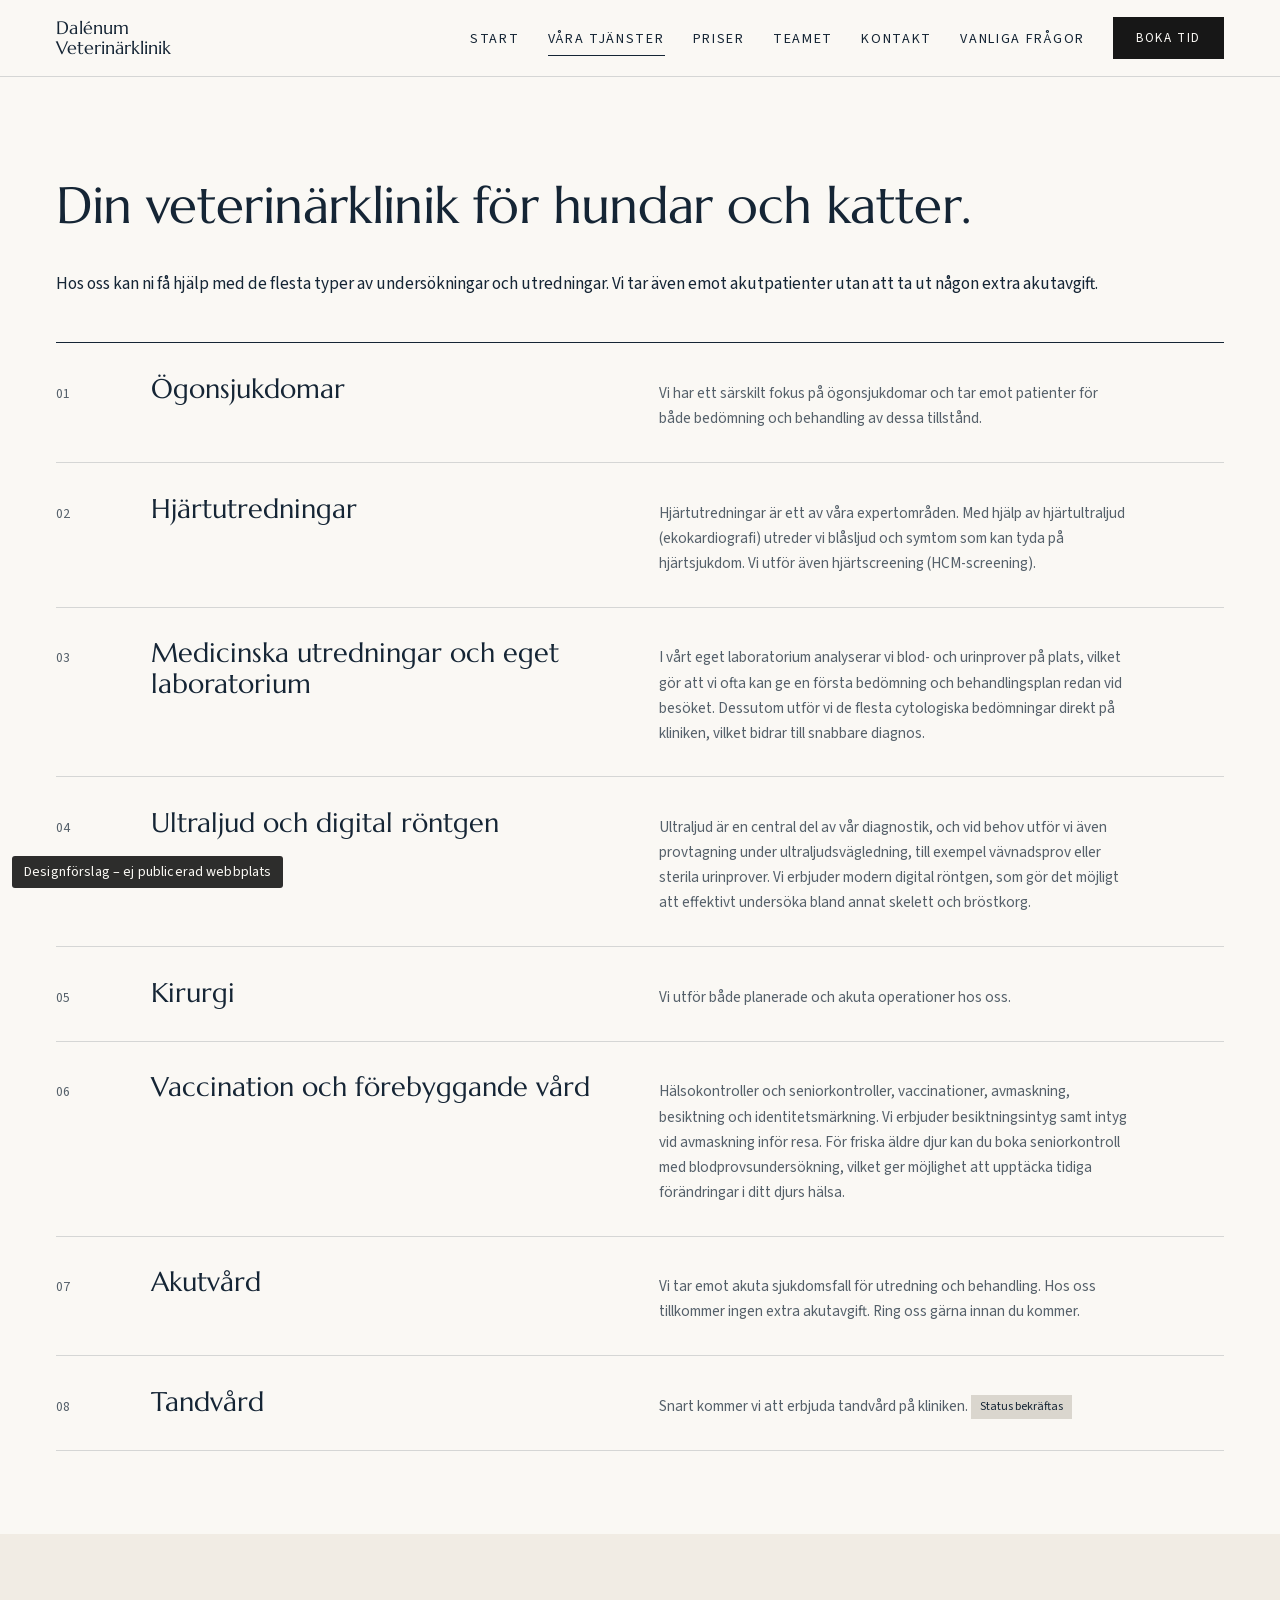
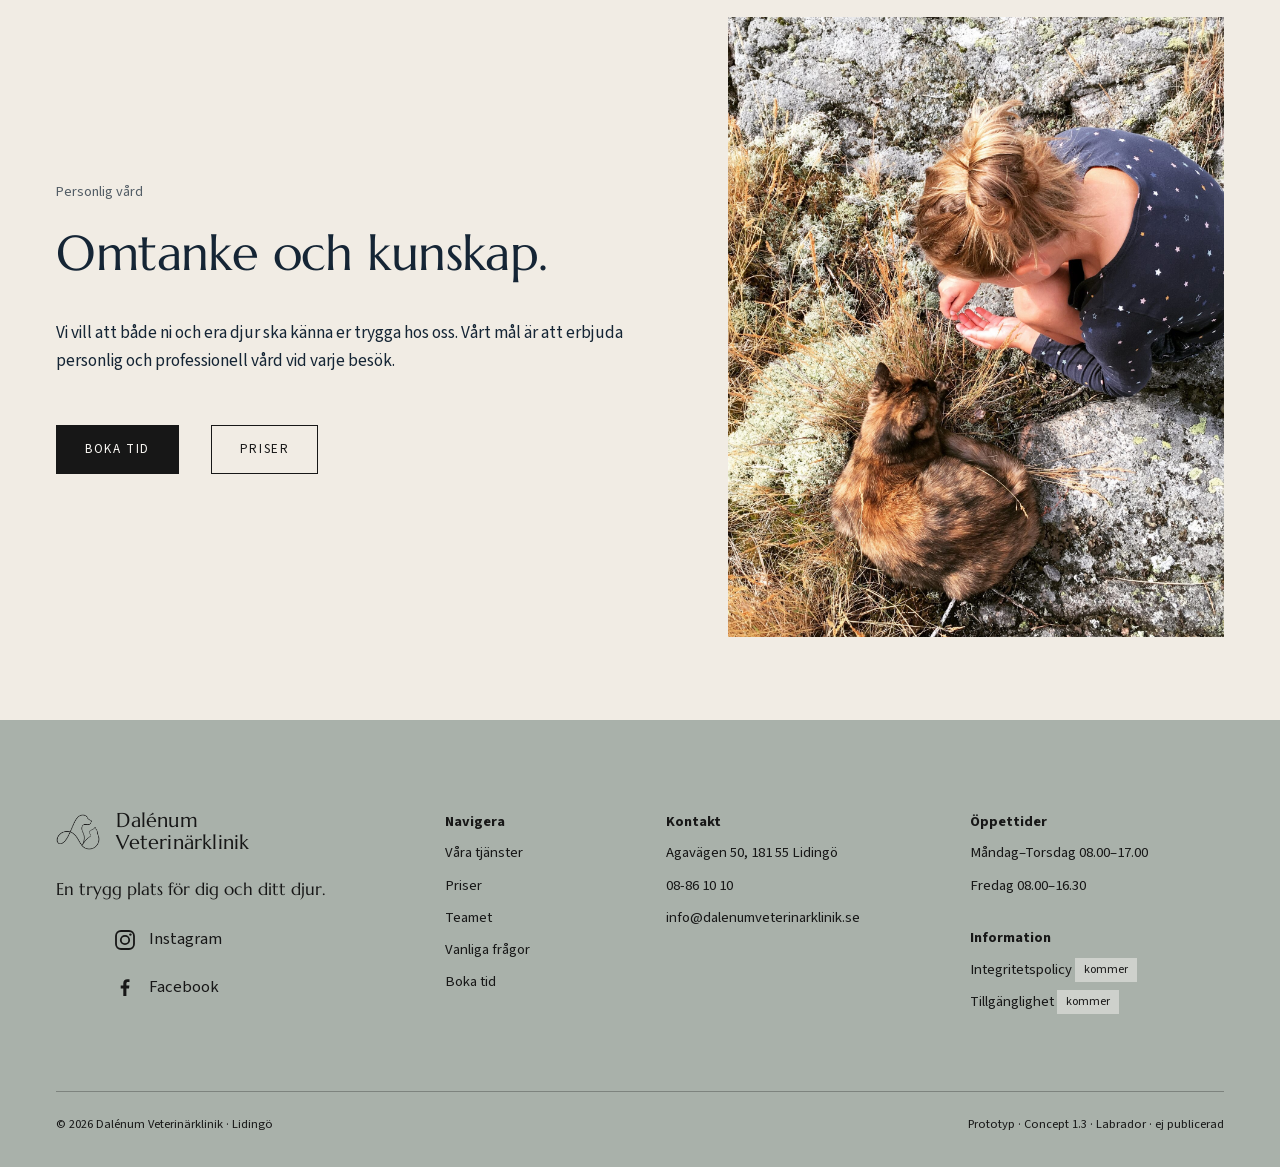
<file: tjanster.html>
<!doctype html>
<html lang="sv">
<head>
<meta charset="utf-8">
<meta name="viewport" content="width=device-width, initial-scale=1">
<title>Våra tjänster – Dalénum Veterinärklinik</title>
<meta name="description" content="Utredningar, ögonsjukdomar, hjärtutredningar, eget laboratorium, ultraljud, digital röntgen, kirurgi, förebyggande vård och akutvård för hund och katt.">
<meta name="robots" content="noindex, nofollow">
<meta name="theme-color" content="#FAF8F4">
<link rel="icon" href="assets/favicon/favicon.ico" sizes="32x32">
<link rel="icon" href="assets/favicon/favicon.svg" type="image/svg+xml">
<link rel="apple-touch-icon" href="assets/favicon/apple-touch-icon.png">
<link rel="stylesheet" href="assets/css/dalenum-tokens.css">
<link rel="stylesheet" href="assets/css/site.css">
</head>
<body>
<style>
.dv-forslag{position:fixed;left:0;bottom:0;z-index:9999;margin:0 0 calc(12px + env(safe-area-inset-bottom,0px)) calc(12px + env(safe-area-inset-left,0px));padding:7px 12px;background:#171717;color:#FAF8F4;font:14px/1.3 'Source Sans 3','Segoe UI',system-ui,sans-serif;letter-spacing:.01em;border-radius:3px;opacity:.9;pointer-events:none}
a[data-forslag-av]{cursor:not-allowed}
</style>
<p class="dv-forslag" role="note">Designförslag – ej publicerad webbplats</p>
<script>
document.addEventListener('click',function(e){var a=e.target.closest&&e.target.closest('a[data-forslag-av]');if(a){e.preventDefault();}});
</script>
<a class="skip" href="#innehall">Hoppa till innehållet</a>

<header class="site-header">
  <div class="wrap">
    <a class="brandmark" href="index.html" aria-label="Dalénum Veterinärklinik – startsida"><b>Dalénum</b><small>Veterinärklinik</small></a>
    <nav class="nav" aria-label="Huvudmeny">
      <ul>
        <li><a href="index.html">Start</a></li>
        <li><a href="tjanster.html" aria-current="page">Våra tjänster</a></li>
        <li><a href="priser.html">Priser</a></li>
        <li><a href="team.html">Teamet</a></li>
        <li><a href="kontakt.html">Kontakt</a></li>
        <li><a href="faq.html">Vanliga frågor</a></li>
      </ul>
      <a class="btn" href="bokning.html">Boka tid</a>
    </nav>
    <div class="header-actions">
      <a class="btn" href="bokning.html">Boka tid</a>
      <button class="menu-toggle" type="button" aria-expanded="false" aria-controls="mobile-menu">Meny</button>
    </div>
  </div>
</header>
<div class="mobile-menu" id="mobile-menu" hidden>
  <ul>
    <li><a href="index.html">Start</a></li>
    <li><a href="tjanster.html" aria-current="page">Våra tjänster</a></li>
    <li><a href="priser.html">Priser</a></li>
    <li><a href="team.html">Teamet</a></li>
    <li><a href="kontakt.html">Kontakt &amp; hitta hit</a></li>
    <li><a href="faq.html">Vanliga frågor</a></li>
  </ul>
  <div>
    <a class="btn" href="bokning.html" style="width:100%">Boka tid</a>
    <p class="meta"><a href="#" data-forslag-av aria-disabled="true" title="Avstängt i designförslaget">08-86 10 10</a> · Agavägen 50, Lidingö</p>
  </div>
</div>

<main id="innehall">
  <section class="page-head page-head--tight" aria-labelledby="rubrik">
    <div class="wrap split">
      <div>
        <h1 id="rubrik">Din veterinärklinik för hundar och katter.</h1>
        <p class="lead">Hos oss kan ni få hjälp med de flesta typer av undersökningar och utredningar. Vi tar även emot akutpatienter utan att ta ut någon extra akutavgift.</p>
      </div>
    </div>
  </section>

  <section class="section" style="padding-top:0" aria-label="Tjänster">
    <div class="wrap">
      <ul class="rows">
        <li id="ogon"><div class="row"><span class="no">01</span><span class="name">Ögonsjukdomar</span><span class="desc">Vi har ett särskilt fokus på ögonsjukdomar och tar emot patienter för både bedömning och behandling av dessa tillstånd.</span><span></span></div></li>
        <li id="hjarta"><div class="row"><span class="no">02</span><span class="name">Hjärtutredningar</span><span class="desc">Hjärtutredningar är ett av våra expertområden. Med hjälp av hjärtultraljud (ekokardiografi) utreder vi blåsljud och symtom som kan tyda på hjärtsjukdom. Vi utför även hjärtscreening (HCM-screening).</span><span></span></div></li>
        <li id="diagnostik"><div class="row"><span class="no">03</span><span class="name">Medicinska utredningar och eget laboratorium</span><span class="desc">I vårt eget laboratorium analyserar vi blod- och urinprover på plats, vilket gör att vi ofta kan ge en första bedömning och behandlingsplan redan vid besöket. Dessutom utför vi de flesta cytologiska bedömningar direkt på kliniken, vilket bidrar till snabbare diagnos.</span><span></span></div></li>
        <li id="ultraljud"><div class="row"><span class="no">04</span><span class="name">Ultraljud och digital röntgen</span><span class="desc">Ultraljud är en central del av vår diagnostik, och vid behov utför vi även provtagning under ultraljudsvägledning, till exempel vävnadsprov eller sterila urinprover. Vi erbjuder modern digital röntgen, som gör det möjligt att effektivt undersöka bland annat skelett och bröstkorg.</span><span></span></div></li>
        <li id="kirurgi"><div class="row"><span class="no">05</span><span class="name">Kirurgi</span><span class="desc">Vi utför både planerade och akuta operationer hos oss.</span><span></span></div></li>
        <li id="forebyggande"><div class="row"><span class="no">06</span><span class="name">Vaccination och förebyggande vård</span><span class="desc">Hälsokontroller och seniorkontroller, vaccinationer, avmaskning, besiktning och identitetsmärkning. Vi erbjuder besiktningsintyg samt intyg vid avmaskning inför resa. För friska äldre djur kan du boka seniorkontroll med blodprovsundersökning, vilket ger möjlighet att upptäcka tidiga förändringar i ditt djurs hälsa.</span><span></span></div></li>
        <li id="akut"><div class="row"><span class="no">07</span><span class="name">Akutvård</span><span class="desc">Vi tar emot akuta sjukdomsfall för utredning och behandling. Hos oss tillkommer ingen extra akutavgift. Ring oss gärna innan du kommer.</span><span></span></div></li>
        <li id="tandvard"><div class="row"><span class="no">08</span><span class="name">Tandvård</span><span class="desc">Snart kommer vi att erbjuda tandvård på kliniken. <span class="ph">Status bekräftas</span></span><span></span></div></li>
      </ul>
    </div>
  </section>

  <section class="section section--sand" aria-labelledby="trygg">
    <div class="wrap media-split">
      <div>
        <p class="eyebrow">Personlig vård</p>
        <h2 id="trygg" class="h-l" style="margin-top:24px">Omtanke och kunskap.</h2>
        <p class="lead">Vi vill att både ni och era djur ska känna er trygga hos oss. Vårt mål är att erbjuda personlig och professionell vård vid varje besök.</p>
        <div class="actions"><a class="btn" href="bokning.html">Boka tid</a><a class="btn btn--ghost" href="priser.html">Priser</a></div>
      </div>
      <figure><img src="assets/bilder/webbplats/IMG_6623-2048x2048.jpg" alt="En flicka sitter på en klippa bredvid en sköldpaddsfärgad katt" loading="lazy"></figure>
    </div>
  </section>

</main>

<footer class="site-footer">
  <div class="wrap">
    <div class="footer-top">
      <div>
        <div class="footer-brand">
          <img src="assets/logo/web/png/dalenum-symbol-tunn-charcoal.png" alt="" width="40">
          <div><b>Dalénum</b><small>Veterinärklinik</small></div>
        </div>
        <div class="footer-claim-block">
        <p class="footer-claim">En trygg plats för dig och ditt djur.</p>
        <ul class="social-list">
          <li><a class="social" href="https://www.instagram.com/dalenumveterinarklinik/" target="_blank" rel="noopener"><svg aria-hidden="true" viewBox="0 0 24 24" width="24" height="24"><rect x="3" y="3" width="18" height="18" rx="5" fill="none" stroke="currentColor" stroke-width="1.8"/><circle cx="12" cy="12" r="4.2" fill="none" stroke="currentColor" stroke-width="1.8"/><circle cx="17.4" cy="6.6" r="1.2" fill="currentColor"/></svg>Instagram</a></li>
          <li><a class="social" href="https://www.facebook.com/p/Dal%C3%A9num-Veterin%C3%A4rklinik-61583738001344/" target="_blank" rel="noopener"><svg aria-hidden="true" viewBox="0 0 24 24" width="24" height="24"><path fill="currentColor" d="M13.4 21v-7.6h2.6l.4-3h-3V8.5c0-.9.3-1.5 1.5-1.5h1.6V4.3c-.3 0-1.2-.1-2.3-.1-2.3 0-3.9 1.4-3.9 4v2.2H7.7v3h2.6V21h3.1z"/></svg>Facebook</a></li>
        </ul>
        </div>
      </div>
      <div>
        <h3>Navigera</h3>
        <ul>
          <li><a href="tjanster.html" aria-current="page">Våra tjänster</a></li>
          <li><a href="priser.html">Priser</a></li>
          <li><a href="team.html">Teamet</a></li>
          <li><a href="faq.html">Vanliga frågor</a></li>
          <li><a href="bokning.html">Boka tid</a></li>
        </ul>
      </div>
      <div>
        <h3>Kontakt</h3>
        <ul>
          <li>Agavägen 50, 181 55 Lidingö</li>
          <li><a href="#" data-forslag-av aria-disabled="true" title="Avstängt i designförslaget">08-86 10 10</a></li>
          <li><a href="#" data-forslag-av aria-disabled="true" title="Avstängt i designförslaget">info@dalenumveterinarklinik.se</a></li>
        </ul>
      </div>
      <div>
        <h3>Öppettider</h3>
        <ul>
          <li>Måndag–Torsdag 08.00–17.00</li>
          <li>Fredag 08.00–16.30</li>
        </ul>
        <h3 style="margin-top:28px">Information</h3>
        <ul>
          <li>Integritetspolicy <span class="ph">kommer</span></li>
          <li>Tillgänglighet <span class="ph">kommer</span></li>
        </ul>
      </div>
    </div>
    <div class="footer-bottom">
      <span>© 2026 Dalénum Veterinärklinik · Lidingö</span>
      <span>Prototyp · Concept 1.3 · Labrador · ej publicerad</span>
    </div>
  </div>
</footer>

<script src="assets/js/site.js"></script>
</body>
</html>
</file>
<file: assets/css/dalenum-tokens.css>
:root {
  --dalenum-color-midnight-blue: #152535;   
  --dalenum-color-ivory: #FAF8F4;           
  --dalenum-color-stone: #D8D3CA;           
  --dalenum-color-sage-grey: #8E9991;       
  --dalenum-color-charcoal: #171717;        
  --dalenum-color-midnight-blue-rgb: 21, 37, 53;
  --dalenum-color-ivory-rgb: 250, 248, 244;
  --dalenum-color-stone-rgb: 216, 211, 202;
  --dalenum-color-sage-grey-rgb: 142, 153, 145;
  --dalenum-color-charcoal-rgb: 23, 23, 23;
  --dalenum-font-heading: Georgia, "Times New Roman", serif;
  --dalenum-font-weight-regular: 400;
}
</file>
<file: assets/css/site.css>
@font-face { font-family: 'Marcellus'; font-style: normal; font-weight: 400; font-display: swap; src: url(../fonts/marcellus-latin-ext-400-normal.woff2) format('woff2'); unicode-range: U+0100-02BA,U+02BD-02C5,U+02C7-02CC,U+02CE-02D7,U+02DD-02FF,U+0304,U+0308,U+0329,U+1D00-1DBF,U+1E00-1E9F,U+1EF2-1EFF,U+2020,U+20A0-20AB,U+20AD-20C0,U+2113,U+2C60-2C7F,U+A720-A7FF; }
@font-face { font-family: 'Marcellus'; font-style: normal; font-weight: 400; font-display: swap; src: url(../fonts/marcellus-latin-400-normal.woff2) format('woff2'); unicode-range: U+0000-00FF,U+0131,U+0152-0153,U+02BB-02BC,U+02C6,U+02DA,U+02DC,U+0304,U+0308,U+0329,U+2000-206F,U+20AC,U+2122,U+2191,U+2193,U+2212,U+2215,U+FEFF,U+FFFD; }

@font-face { font-family: 'Source Sans 3'; font-style: normal; font-weight: 400; font-display: swap; src: url(../fonts/source-sans-3-latin-ext-400-normal.woff2) format('woff2'); unicode-range: U+0100-02AF,U+0304,U+0308,U+0329,U+1E00-1E9F,U+1EF2-1EFF,U+2020,U+20A0-20AB,U+20AD-20CF,U+2113,U+2C60-2C7F,U+A720-A7FF; }
@font-face { font-family: 'Source Sans 3'; font-style: normal; font-weight: 400; font-display: swap; src: url(../fonts/source-sans-3-latin-400-normal.woff2) format('woff2'); unicode-range: U+0000-00FF,U+0131,U+0152-0153,U+02BB-02BC,U+02C6,U+02DA,U+02DC,U+0304,U+0308,U+0329,U+2000-206F,U+2074,U+20AC,U+2122,U+2191,U+2193,U+2212,U+2215,U+FEFF,U+FFFD; }
@font-face { font-family: 'Source Sans 3'; font-style: normal; font-weight: 600; font-display: swap; src: url(../fonts/source-sans-3-latin-ext-600-normal.woff2) format('woff2'); unicode-range: U+0100-02AF,U+0304,U+0308,U+0329,U+1E00-1E9F,U+1EF2-1EFF,U+2020,U+20A0-20AB,U+20AD-20CF,U+2113,U+2C60-2C7F,U+A720-A7FF; }
@font-face { font-family: 'Source Sans 3'; font-style: normal; font-weight: 600; font-display: swap; src: url(../fonts/source-sans-3-latin-600-normal.woff2) format('woff2'); unicode-range: U+0000-00FF,U+0131,U+0152-0153,U+02BB-02BC,U+02C6,U+02DA,U+02DC,U+0304,U+0308,U+0329,U+2000-206F,U+2074,U+20AC,U+2122,U+2191,U+2193,U+2212,U+2215,U+FEFF,U+FFFD; }
@font-face { font-family: 'Source Sans 3'; font-style: normal; font-weight: 700; font-display: swap; src: url(../fonts/source-sans-3-latin-ext-700-normal.woff2) format('woff2'); unicode-range: U+0100-02AF,U+0304,U+0308,U+0329,U+1E00-1E9F,U+1EF2-1EFF,U+2020,U+20A0-20AB,U+20AD-20CF,U+2113,U+2C60-2C7F,U+A720-A7FF; }
@font-face { font-family: 'Source Sans 3'; font-style: normal; font-weight: 700; font-display: swap; src: url(../fonts/source-sans-3-latin-700-normal.woff2) format('woff2'); unicode-range: U+0000-00FF,U+0131,U+0152-0153,U+02BB-02BC,U+02C6,U+02DA,U+02DC,U+0304,U+0308,U+0329,U+2000-206F,U+2074,U+20AC,U+2122,U+2191,U+2193,U+2212,U+2215,U+FEFF,U+FFFD; }

:root {
  --wordmark: 'Marcellus', var(--dalenum-font-heading);
  --ink: var(--dalenum-color-midnight-blue);
  --paper: var(--dalenum-color-ivory);
  --stone: var(--dalenum-color-stone);
  --charcoal: var(--dalenum-color-charcoal);
  --ink-rgb: var(--dalenum-color-midnight-blue-rgb);
  --paper-rgb: var(--dalenum-color-ivory-rgb);
  --stone-rgb: var(--dalenum-color-stone-rgb);
  --sand: #F1ECE4;            

  --serif: var(--wordmark); 
  --sans: 'Source Sans 3', 'Segoe UI', system-ui, sans-serif; 

  --side: clamp(20px, 4.4vw, 72px);
  --max: 1520px;
  --section: clamp(56px, 6.5vw, 104px);
  --line: rgba(var(--ink-rgb), 0.16);
  --muted: rgba(var(--ink-rgb), 0.72);
  --header-h: 76px;
}

*, *::before, *::after { box-sizing: border-box; }
[hidden] { display: none !important; }
html { -webkit-text-size-adjust: 100%; scroll-padding-top: calc(var(--header-h) + 16px); }
body {
  margin: 0; background: var(--paper); color: var(--ink);
  font-family: var(--sans); font-size: clamp(16px, 1.05vw, 18px); line-height: 1.65;
  -webkit-font-smoothing: antialiased; text-rendering: optimizeLegibility;
}
img { display: block; max-width: 100%; height: auto; }
a { color: inherit; }
h1, h2, h3 { font-family: var(--serif); font-weight: var(--dalenum-font-weight-regular); margin: 0; letter-spacing: -0.012em; }
p { margin: 0; }
p + p { margin-top: 1em; }
:focus-visible { outline: 2px solid currentColor; outline-offset: 4px; }

.skip { position: absolute; left: var(--side); top: -100px; z-index: 100; background: var(--ink); color: var(--paper); padding: 10px 16px; text-decoration: none; }
.skip:focus { top: 12px; }
.wrap { width: 100%; max-width: var(--max); margin: 0 auto; padding: 0 var(--side); }
.nowrap { white-space: nowrap; }

.eyebrow { font-family: var(--sans); font-size: 0.72rem; letter-spacing: 0.2em; text-transform: uppercase; color: var(--muted); }
.eyebrow::before { content: ""; display: inline-block; width: 28px; height: 1px; background: currentColor; vertical-align: middle; margin-right: 14px; opacity: 0.6; }


.ph { display: inline-block; font-family: var(--sans); font-size: 0.66rem; letter-spacing: 0.14em; text-transform: uppercase; color: var(--ink); background: rgba(var(--stone-rgb), 0.9); padding: 4px 9px 3px; line-height: 1.4; vertical-align: middle; }
.credit { font-size: 0.72rem; color: var(--muted); margin-top: 10px; letter-spacing: 0.02em; }
.credit a { text-decoration: none; border-bottom: 1px solid var(--line); }


.btn {
  display: inline-flex; align-items: center; justify-content: center; gap: 12px;
  font-family: var(--sans); font-size: 0.82rem; letter-spacing: 0.12em; text-transform: uppercase; text-decoration: none; line-height: 1;
  padding: 17px 28px 16px; border: 1px solid var(--ink); background: var(--ink); color: var(--paper);
  transition: background-color .25s ease, color .25s ease;
}
.btn:hover { background: transparent; color: var(--ink); }
.btn--ghost { background: transparent; color: var(--ink); }
.btn--ghost:hover { background: var(--ink); color: var(--paper); }

.btn { background: var(--charcoal); border-color: var(--charcoal); }
.btn:hover { color: var(--charcoal); }
.btn--ghost { background: transparent; color: var(--charcoal); border-color: var(--charcoal); }
.btn--ghost:hover { background: var(--charcoal); color: var(--paper); }
.mosaic .m2.map a { display: block; height: calc(100% - 28px); }
.mosaic .m2.map img { height: 100%; object-position: 50% 50%; }
@media (max-width: 900px) { .mosaic .m2.map a { height: auto; } .mosaic .m2.map img { height: auto; aspect-ratio: 4 / 3; } }
.btn[href="bokning.html"] { background: var(--charcoal); border-color: var(--charcoal); color: var(--paper); }
.btn[href="bokning.html"]:hover { background: transparent; color: var(--charcoal); }
.btn:focus-visible { outline: 2px solid var(--charcoal); outline-offset: 3px; }
.link-arrow { font-size: 0.82rem; letter-spacing: 0.12em; text-transform: uppercase; text-decoration: none; border-bottom: 1px solid currentColor; padding-bottom: 5px; }
.actions { display: flex; flex-wrap: wrap; align-items: center; gap: 20px 32px; margin-top: clamp(32px, 4vw, 52px); }
.more { margin-top: clamp(32px, 4vw, 48px); display: flex; justify-content: flex-end; }


.site-header { position: sticky; top: 0; z-index: 50; background: var(--paper); border-bottom: 1px solid var(--line); }
.site-header .wrap { display: flex; align-items: center; justify-content: space-between; height: var(--header-h); gap: 24px; }
.brandmark { text-decoration: none; display: flex; flex-direction: column; line-height: 1; }
.brandmark b { font-family: var(--serif); font-weight: 400; font-size: 1.22rem; letter-spacing: 0.01em; }

.brandmark b, .brandmark small { font-family: var(--wordmark); font-weight: 400; font-size: 1.12rem; line-height: 1.12; letter-spacing: 0.01em; text-transform: none; margin: 0; color: var(--ink); }

.hero-lab__logo.lockup { display: flex; align-items: center; gap: clamp(14px, 1.6vw, 26px); width: auto; }
.lockup img { width: clamp(96px, 9.5vw, 158px); height: auto; flex: none; }
.lockup .wordmark { font-family: var(--wordmark); font-size: clamp(1.5rem, 2.5vw, 2.5rem); line-height: 1.1; color: var(--ink); letter-spacing: 0.005em; }
.nav { display: flex; align-items: center; gap: clamp(20px, 2.2vw, 40px); }
.nav ul { list-style: none; margin: 0; padding: 0; display: flex; gap: clamp(18px, 2.2vw, 38px); }
.nav a:not(.btn) { font-size: 0.78rem; letter-spacing: 0.12em; text-transform: uppercase; text-decoration: none; padding: 6px 0; border-bottom: 1px solid transparent; transition: border-color .2s ease; }
.nav a:not(.btn):hover, .nav a[aria-current="page"] { border-bottom-color: currentColor; }
.nav .btn { padding: 14px 22px 13px; font-size: 0.74rem; }
.menu-toggle { display: none; background: none; border: 0; color: var(--ink); cursor: pointer; font: inherit; font-size: 0.74rem; letter-spacing: 0.16em; text-transform: uppercase; padding: 12px 4px; }
.header-actions { display: none; }
.mobile-menu { position: fixed; inset: var(--header-h) 0 0 0; z-index: 49; background: var(--paper); padding: 32px var(--side) 48px; display: flex; flex-direction: column; justify-content: space-between; overflow-y: auto; }
.mobile-menu ul { list-style: none; margin: 0; padding: 0; }
.mobile-menu li { border-bottom: 1px solid var(--line); }
.mobile-menu li a { display: block; font-family: var(--serif); font-size: 1.8rem; text-decoration: none; padding: 13px 0; }
.mobile-menu .meta { font-size: 0.9rem; color: var(--muted); margin-top: 32px; }


.hero figure { margin: 0; }
.hero--framed .hero-frame { max-width: var(--max); margin: 0 auto; padding: clamp(12px, 1.4vw, 24px) var(--side) 0; }
.hero--bleed .hero-frame { padding: 0; }
.hero img { width: 100%; height: auto; }

.hero--flat img { height: min(clamp(300px, 29vw, 430px), calc((100vw - 2 * var(--side)) * 0.6)); object-fit: cover; object-position: 50% 74%; }

.hero-lab--color .hero-lab__dog { filter: none; object-position: 55% 60%; }
.hero + .section, .hero-lab + .section { padding-top: clamp(40px, 4.4vw, 64px); }


.hero-lab__frame { max-width: var(--max); margin: 0 auto; padding: clamp(12px, 1.4vw, 24px) var(--side) 0; }
.hero-lab__stage { position: relative; height: clamp(340px, 29vw, 430px); background: var(--sand); overflow: hidden; }
.hero-lab__dog { position: absolute; top: 0; right: 0; width: 52%; height: 100%; object-fit: cover; object-position: 50% 20%; filter: grayscale(1) contrast(1.06) brightness(1.02); }
.hero-lab__stage::after { content: ""; position: absolute; inset: 0 0 0 48%; pointer-events: none;
  background: linear-gradient(90deg, var(--sand) 0%, rgba(241, 236, 228, 0.78) 14%, rgba(241, 236, 228, 0.25) 34%, rgba(241, 236, 228, 0) 52%); }
.hero-lab__logo { position: absolute; z-index: 1; left: clamp(28px, 6%, 110px); top: 50%; transform: translateY(-50%); width: clamp(240px, 25vw, 420px); height: auto; }


.clinic-grid { display: grid; grid-template-columns: 7fr 5fr; grid-template-rows: 1fr 1fr; gap: clamp(10px, 1.2vw, 18px); }
.clinic-grid figure { margin: 0; position: relative; }
.clinic-grid img { width: 100%; height: 100%; object-fit: cover; display: block; }
.clinic-grid .c1 { grid-row: 1 / 3; } .clinic-grid .c1 img { aspect-ratio: 4 / 3.4; }
.clinic-grid figcaption { font-size: 0.75rem; color: var(--muted); margin-top: 6px; }
.clinic-grid .c2, .clinic-grid .c3 { display: flex; flex-direction: column; } .clinic-grid .c2 img, .clinic-grid .c3 img { flex: 1; min-height: 0; }
@media (max-width: 900px) { .clinic-grid { grid-template-columns: 1fr 1fr; grid-template-rows: auto; } .clinic-grid .c1 { grid-column: 1 / -1; grid-row: auto; } .clinic-grid .c2 img, .clinic-grid .c3 img { aspect-ratio: 4 / 3; } }

.people--small { grid-template-columns: repeat(4, minmax(0, 1fr)); gap: clamp(16px, 2vw, 32px); }
.people--small .person h3 { font-size: clamp(1.2rem, 1.5vw, 1.45rem); margin-top: 14px; }
.people--small .person .tags { font-size: 0.95rem; }
@media (max-width: 620px) { .people--small { grid-template-columns: 1fr 1fr; } }


.facade-img { margin: 0; }
.facade-img img { width: 100%; height: auto; }
.facade-img figcaption { font-size: 0.8rem; color: var(--muted); margin-top: 12px; }
.facade-img figcaption a { text-decoration: none; border-bottom: 1px solid var(--line); }


.find { background: var(--stone); }
.find__inner { max-width: var(--max); margin: 0 auto; display: grid; grid-template-columns: 6fr 5fr; align-items: stretch; }
.find__text { padding: var(--section) var(--side); }
.find__text h2 { margin-top: 24px; }
.find .ph { background: var(--paper); }
.find__addr { font-family: var(--serif); font-size: clamp(1.3rem, 1.9vw, 1.75rem); line-height: 1.4; margin-top: clamp(24px, 3vw, 40px); }
.find__facts { margin: clamp(28px, 3vw, 40px) 0 0; display: grid; gap: 18px; border-top: 1px solid var(--ink); padding-top: 22px; max-width: 34em; }
.find__facts dt { font-size: 0.7rem; letter-spacing: 0.2em; text-transform: uppercase; color: var(--muted); }
.find__facts dd { margin: 4px 0 0; }
.find__facts a { text-decoration: none; border-bottom: 1px solid var(--line); }
.find__media { margin: 0; position: relative; min-height: 100%; }
.find__media img { width: 100%; height: 100%; object-fit: cover; object-position: 85% 60%; display: block; }
.find__media::before { content: ""; position: absolute; inset: 0 auto 0 0; width: 22%; background: linear-gradient(90deg, var(--stone), rgba(216, 211, 202, 0)); pointer-events: none; }
.find__media figcaption { position: absolute; left: 24px; top: 20px; }

.hero-missing { aspect-ratio: 21 / 8; width: 100%; background: var(--stone); display: grid; place-items: center; text-align: center; padding: 24px; }


.section { padding: var(--section) 0; }
.section--sand { background: var(--sand); }
.section--stone { background: var(--stone); }
.split { display: grid; grid-template-columns: 4fr 8fr; gap: clamp(32px, 5vw, 96px); }
.split > .eyebrow { padding-top: 0.9em; }

.split, .section-head { grid-template-columns: minmax(0, 1fr); gap: clamp(14px, 1.6vw, 22px); }
.split > .eyebrow, .section-head > .eyebrow { padding-top: 0; }
.split > div, .section-head > div { max-width: 60rem; }
.people--inset { margin-left: 0 !important; }
.page-head--tight { padding-top: clamp(40px, 5vw, 80px); }
@media (min-width: 1101px) { .rows li > a, .rows li > .row { grid-template-columns: 3.5rem 5fr 5fr 0.6fr; } }

.welcome-block { max-width: 52rem; }
.welcome-block .welcome-label { margin-bottom: clamp(16px, 2vw, 24px); }
.h-xl { font-size: clamp(2.4rem, 5.4vw, 5.2rem); line-height: 1.04; max-width: 13em; }
.h-l { font-size: clamp(2rem, 3.8vw, 3.6rem); line-height: 1.08; }
.h-m { font-size: clamp(1.5rem, 2.4vw, 2.2rem); line-height: 1.15; }
.lead { font-size: clamp(1.05rem, 1.35vw, 1.3rem); line-height: 1.6; max-width: 33em; margin-top: clamp(24px, 3vw, 40px); }
.body-text { max-width: 36em; }
.section-head { display: grid; grid-template-columns: 4fr 8fr; gap: clamp(32px, 5vw, 96px); align-items: start; padding-bottom: clamp(32px, 4vw, 56px); }
.section-head > .eyebrow { padding-top: 0.9em; }
.section-head .lead { margin-top: 18px; }


.facts { display: grid; grid-template-columns: repeat(3, 1fr); border-top: 1px solid var(--ink); margin-top: clamp(56px, 7vw, 104px); }
.facts > div { padding: 22px 24px 0 0; }
.facts h3 { font-family: var(--sans); font-size: 0.7rem; letter-spacing: 0.2em; text-transform: uppercase; color: var(--muted); margin-bottom: 10px; }
.facts p { font-family: var(--serif); font-size: clamp(1.05rem, 1.35vw, 1.25rem); line-height: 1.45; }
.facts a { text-decoration: none; border-bottom: 1px solid var(--line); }


.greeting .wrap { display: grid; grid-template-columns: 5fr 7fr; gap: clamp(40px, 6vw, 120px); align-items: start; }
.duo { display: grid; grid-template-columns: 1fr 1fr; gap: clamp(10px, 1.2vw, 18px); position: sticky; top: calc(var(--header-h) + 32px); }
.duo figure { margin: 0; }
.duo img { width: 100%; aspect-ratio: 4 / 5; object-fit: cover; object-position: 50% 25%; }
.duo figcaption { font-size: 0.8rem; margin-top: 10px; color: var(--muted); }
.greeting h2 { margin-top: 24px; }
.greeting .letter { margin-top: clamp(28px, 3vw, 44px); max-width: 34em; font-size: clamp(1rem, 1.15vw, 1.12rem); }
.greeting .letter p:first-child { font-family: var(--serif); font-size: clamp(1.3rem, 1.9vw, 1.75rem); line-height: 1.4; }
.signature { margin-top: clamp(32px, 3.5vw, 48px); font-family: var(--serif); font-size: clamp(1.6rem, 2.4vw, 2.2rem); }
.signature small { display: block; font-family: var(--sans); font-size: 0.72rem; letter-spacing: 0.18em; text-transform: uppercase; color: var(--muted); margin-top: 8px; }


.rows { list-style: none; margin: 0; padding: 0; border-top: 1px solid var(--ink); }
.rows li { border-bottom: 1px solid var(--line); }
.rows a, .rows .row { display: grid; grid-template-columns: 4fr 4fr 3.4fr 0.6fr; gap: clamp(16px, 3vw, 48px); align-items: baseline; padding: clamp(22px, 2.4vw, 32px) 0; text-decoration: none; }
.rows .no { font-size: 0.75rem; letter-spacing: 0.16em; color: var(--muted); }
.rows .name { font-family: var(--serif); font-size: clamp(1.35rem, 2.1vw, 2rem); line-height: 1.15; }
.rows .desc { color: var(--muted); font-size: 0.95rem; }
.rows .arrow { justify-self: end; font-size: 1.2rem; transition: transform .3s ease; }
.rows a:hover .arrow { transform: translateX(6px); }
.rows a:hover .name { text-decoration: underline; text-decoration-thickness: 1px; text-underline-offset: 6px; }


.animals .head { display: flex; flex-wrap: wrap; justify-content: space-between; align-items: end; gap: 24px; margin-bottom: clamp(28px, 3.5vw, 48px); }
.animals h2 { font-size: clamp(2.6rem, 6vw, 5.6rem); line-height: 1; letter-spacing: -0.02em; }
.animals .head p { max-width: 26em; color: var(--ink); }
.trio { display: grid; grid-template-columns: 5fr 4fr 4fr; gap: clamp(10px, 1.2vw, 18px); }
.trio figure { margin: 0; }
.trio img { width: 100%; height: 100%; aspect-ratio: 4 / 5; object-fit: cover; }
.trio figure:first-child img { aspect-ratio: auto; height: 100%; }


.people { display: grid; grid-template-columns: 1fr 1fr; gap: clamp(24px, 4vw, 72px); }
.person { margin: 0; }
@media (min-width: 901px) { .people--inset { margin-left: calc(33.333% + 12px); } }
.person img { width: 100%; aspect-ratio: 4 / 5; object-fit: cover; object-position: 50% 22%; }
.person h3 { font-size: clamp(1.6rem, 2.4vw, 2.2rem); margin-top: 24px; }
.person .role { font-size: 0.72rem; letter-spacing: 0.18em; text-transform: uppercase; color: var(--muted); margin-top: 8px; }
.person .bio { margin-top: 18px; max-width: 34em; }
.person .tags { margin-top: 14px; font-family: var(--serif); font-size: 1.1rem; }


.mosaic { display: grid; grid-template-columns: repeat(12, 1fr); gap: clamp(10px, 1.2vw, 18px); }
.mosaic figure { margin: 0; }
.mosaic img { width: 100%; height: auto; object-fit: cover; }
.mosaic .m1 { grid-column: span 8; } .mosaic .m1 img { aspect-ratio: 3 / 2; }
.mosaic .m2 { grid-column: span 4; } .mosaic .m2 img { aspect-ratio: auto; height: calc(100% - 28px); }
.mosaic .m3 { grid-column: span 5; } .mosaic .m3 img { aspect-ratio: 4 / 3; }
.mosaic .m4 { grid-column: span 7; } .mosaic .m4 img { aspect-ratio: 16 / 9.6; }
.mosaic figcaption { font-size: 0.72rem; color: var(--muted); margin-top: 8px; line-height: 1.4; }
.mosaic figcaption a { text-decoration: none; border-bottom: 1px solid var(--line); }


.price-teaser .wrap { display: grid; grid-template-columns: 5fr 7fr; gap: clamp(32px, 6vw, 120px); align-items: start; }
.price-list { list-style: none; margin: 0; padding: 0; border-top: 1px solid var(--ink); }
.price-list li { display: flex; justify-content: space-between; align-items: baseline; gap: 20px; padding: 15px 0; border-bottom: 1px solid var(--line); }
.price-list .item { max-width: 36em; }
.price-list .item small { display: block; color: var(--muted); font-size: 0.85rem; margin-top: 2px; }
.price-list .price { font-family: var(--serif); font-size: 1.15rem; white-space: nowrap; text-align: right; }
.price .ph { display: block; width: max-content; margin: 6px 0 0 auto; }
.price-groups { display: grid; grid-template-columns: minmax(0, 1fr) minmax(0, 1fr); gap: clamp(48px, 6vw, 96px) clamp(32px, 5vw, 96px); }
.price-group h2 { font-size: clamp(1.5rem, 2.2vw, 2rem); margin-bottom: 18px; }
.note-box { background: var(--sand); padding: clamp(24px, 3vw, 40px); }
.note-box h3 { font-size: 1.35rem; margin-bottom: 10px; }


.contact-grid { display: grid; grid-template-columns: repeat(4, 1fr); gap: clamp(24px, 3vw, 48px); border-top: 1px solid var(--ink); padding-top: clamp(28px, 3vw, 40px); }
.contact-grid h3 { font-family: var(--sans); font-size: 0.72rem; letter-spacing: 0.2em; text-transform: uppercase; margin-bottom: 14px; }
.contact-grid .val { font-family: var(--serif); font-size: clamp(1.1rem, 1.45vw, 1.35rem); line-height: 1.45; }
.contact-grid .val a { text-decoration: none; border-bottom: 1px solid var(--line); }
.contact-grid .small { font-size: 0.9rem; color: var(--muted); margin-top: 12px; }
.hours { list-style: none; margin: 0; padding: 0; }
.hours li { display: flex; justify-content: space-between; gap: 16px; }
.contact-foot { display: flex; flex-wrap: wrap; gap: 16px 40px; justify-content: space-between; align-items: center; margin-top: clamp(40px, 5vw, 72px); }
.emergency { margin-top: clamp(32px, 4vw, 48px); padding: 20px 24px; border-left: 2px solid var(--ink); background: rgba(var(--paper-rgb), 0.55); max-width: 46em; }


.media-split { display: grid; grid-template-columns: 6fr 5fr; gap: clamp(32px, 6vw, 120px); align-items: center; }
.media-split figure { margin: 0; }
.media-split img { width: 100%; aspect-ratio: 4 / 5; object-fit: cover; }

.media-split figure.figure--liten img { width: 100%; max-width: 280px; height: auto; aspect-ratio: auto; object-fit: contain; }


.faq { border-top: 1px solid var(--ink); }
.faq details { border-bottom: 1px solid var(--line); }
.faq summary { cursor: pointer; list-style: none; display: flex; justify-content: space-between; gap: 24px; padding: 24px 0; font-family: var(--serif); font-size: clamp(1.2rem, 1.8vw, 1.6rem); line-height: 1.3; }
.faq summary::-webkit-details-marker { display: none; }
.faq summary::after { content: "+"; font-family: var(--sans); font-size: 1.4rem; line-height: 1; transition: transform .25s ease; }
.faq details[open] summary::after { transform: rotate(45deg); }
.faq .answer { padding: 0 0 28px; max-width: 42em; }


.page-head { padding: clamp(64px, 8vw, 128px) 0 clamp(40px, 5vw, 72px); }
.page-head h1 { font-size: clamp(2.6rem, 6vw, 5.6rem); line-height: 1.02; }



.site-footer { background: var(--dalenum-color-sage-grey); color: var(--charcoal); padding: clamp(56px, 7vw, 96px) 0 32px; }
.footer-top { display: grid; grid-template-columns: 4fr 2fr 3fr 3fr; gap: clamp(28px, 4vw, 64px); }
.footer-brand { display: flex; align-items: center; gap: 16px; }
.footer-brand img { width: 44px; height: auto; } 
.footer-brand b, .footer-brand small { display: block; font-family: var(--wordmark); font-weight: 400; font-size: 1.25rem; line-height: 1.12; letter-spacing: 0.01em; text-transform: none; margin: 0; }
.footer-claim { font-family: var(--serif); font-size: 1.05rem; margin-top: 22px; max-width: 18em; }
.site-footer h3 { font-family: var(--sans); font-size: 0.68rem; letter-spacing: 0.2em; text-transform: uppercase; margin-bottom: 16px; }
.site-footer ul { list-style: none; margin: 0; padding: 0; display: grid; gap: 8px; font-size: 0.92rem; }
.site-footer a { text-decoration: none; border-bottom: 1px solid transparent; }
.site-footer a:hover { border-bottom-color: currentColor; }
.site-footer .ph { color: var(--charcoal); background: rgba(var(--paper-rgb), 0.45); }
.site-footer :focus-visible { outline-color: var(--charcoal); }
.site-footer .social { display: inline-flex; align-items: center; gap: 8px; color: var(--charcoal); }
.site-footer .social svg { flex: none; }
.site-footer .social-list { margin-top: 26px; gap: 14px; font-size: 1.05rem; }
.site-footer .social-list .social { gap: 12px; }
.footer-bottom { display: flex; flex-wrap: wrap; justify-content: space-between; gap: 10px 32px; margin-top: clamp(48px, 6vw, 80px); padding-top: 22px; border-top: 1px solid rgba(var(--dalenum-color-charcoal-rgb), 0.3); font-size: 0.78rem; }


@media (max-width: 1100px) {
  :root { --header-h: 64px; }
  .nav { display: none; }
  .header-actions { display: flex; align-items: center; gap: 14px; }
  .menu-toggle { display: inline-flex; }
  .header-actions .btn { padding: 12px 16px 11px; font-size: 0.7rem; }
  .rows a, .rows .row { grid-template-columns: 1fr 5fr 0.5fr; }
  .rows .desc { grid-column: 2; margin-top: -8px; }
  .rows .arrow { grid-row: 1; grid-column: 3; }
  .contact-grid { grid-template-columns: repeat(2, 1fr); }
  .footer-top { grid-template-columns: 1fr 1fr; }
}
@media (max-width: 900px) {
  .find__inner { grid-template-columns: 1fr; }
  .find__text { padding-bottom: 32px; }
  .find__media img { aspect-ratio: 4 / 5; height: auto; }
  .find__media::before { inset: 0 0 auto 0; width: auto; height: 18%; background: linear-gradient(180deg, var(--stone), rgba(216, 211, 202, 0)); }
  .find__media figcaption { top: auto; bottom: 16px; left: 16px; }
  .hero-lab__dog { width: 60%; }
  .hero-lab__stage::after { left: 40%; }
  .split, .section-head, .greeting .wrap, .price-teaser .wrap, .media-split { grid-template-columns: 1fr; gap: 24px; }
  .duo { position: static; max-width: 560px; }
  .facts { grid-template-columns: 1fr; }
  .facts > div { padding: 18px 0; border-bottom: 1px solid var(--line); }
  .trio { grid-template-columns: 1fr 1fr; }
  .trio figure:first-child { grid-column: 1 / -1; }
  .trio figure:first-child img { aspect-ratio: 16 / 10; }
  .mosaic .m1, .mosaic .m2, .mosaic .m3, .mosaic .m4 { grid-column: 1 / -1; }
  .mosaic .m2 img { aspect-ratio: 4 / 3; height: auto; }
  .price-groups { grid-template-columns: minmax(0, 1fr); }
}
@media (max-width: 620px) {
  .hero--framed .hero-frame { padding: 10px 10px 0; }
  .hero img { aspect-ratio: 8 / 5; object-fit: cover; object-position: 0% 50%; }
  .hero--full-mobile img { aspect-ratio: auto; object-fit: initial; }
  .hero--flat img { height: auto; object-position: 0% 50%; }
  .facade-img img { aspect-ratio: 8 / 5; object-fit: cover; object-position: 0% 50%; }
  
  .hero-lab__frame { padding: 10px 10px 0; }
  .hero-lab__stage { height: auto; aspect-ratio: 3 / 2; }
  .hero-lab__logo { left: 5%; width: 36%; }
  .hero-lab__dog { width: 64%; object-position: 50% 16%; }
  
  .hero-lab__stage::after { inset: 0 0 0 36%; background: linear-gradient(90deg, var(--sand) 0%, rgba(241, 236, 228, 0.92) 8%, rgba(241, 236, 228, 0.7) 18%, rgba(241, 236, 228, 0.45) 28%, rgba(241, 236, 228, 0.22) 38%, rgba(241, 236, 228, 0.08) 48%, rgba(241, 236, 228, 0) 58%); }
  .rows a, .rows .row { grid-template-columns: 1fr auto; gap: 6px 16px; }
  .rows .no { grid-column: 1 / -1; }
  .rows .name { grid-column: 1; }
  .rows .arrow { grid-row: 2; grid-column: 2; }
  .rows .desc { grid-column: 1 / -1; margin-top: 0; }
  .people { grid-template-columns: 1fr; }
  .contact-grid, .footer-top { grid-template-columns: 1fr; }
  .actions .btn { width: 100%; }
  .brandmark b, .brandmark small { font-size: 0.98rem; }
  .hero-lab__logo.lockup { flex-direction: column; gap: 8px; width: 38%; left: 4%; text-align: center; }
  .lockup img { width: min(96px, 24vw); }
  .lockup .wordmark { font-size: clamp(0.95rem, 4.3vw, 1.2rem); }
  .price-list li { gap: 14px; }
  .price-list .item { flex: 1; font-size: 0.95rem; }
  .price-list .price { font-size: 1.05rem; }
}
@media (prefers-reduced-motion: reduce) { * { transition: none !important; scroll-behavior: auto !important; } }
@media print { .site-header, .mobile-menu { position: static; } .menu-toggle, .skip { display: none; } }


.split, .section-head { grid-template-columns: minmax(0, 1fr); gap: clamp(14px, 1.6vw, 22px); }
.split > .eyebrow, .section-head > .eyebrow { padding-top: 0; }
.split > div, .section-head > div { max-width: 60rem; }
.people--small { grid-template-columns: repeat(4, minmax(0, 1fr)); gap: clamp(16px, 2vw, 32px); }
@media (max-width: 620px) { .people--small { grid-template-columns: 1fr 1fr; } }
.clinic-grid .c1 { display: flex; flex-direction: column; } .clinic-grid .c1 img { flex: 1; min-height: 0; }


.price-list .price, .facts p, .contact-grid .val, .hours, .find__addr { font-family: var(--sans); font-variant-numeric: lining-nums tabular-nums; }


.footer-claim-block { display: inline-flex; flex-direction: column; align-items: center; }
.site-footer .social-list { display: flex; justify-content: center; gap: 28px; margin-top: 22px; }

.site-footer .social-list { flex-direction: column; align-items: center; gap: 12px; }


.site-footer { background: #A9B1AA; }


.people--bio { grid-template-columns: minmax(0, 1fr); gap: clamp(40px, 5vw, 72px); }
.people--bio .person { display: grid; grid-template-columns: calc((100% - 3 * clamp(16px, 2vw, 32px)) / 4) minmax(0, 1fr); gap: clamp(24px, 3vw, 48px); align-items: start; }
.people--bio .person__text > h2 { margin-top: 0 !important; }
@media (max-width: 620px) { .people--bio .person { grid-template-columns: minmax(0, 1fr); } .people--bio .person img { width: 50%; } }


.greeting--text .wrap { grid-template-columns: minmax(0, 1fr); }
.greeting--text .wrap > div { max-width: 48rem; }


.page-head h1.h1-oneline { font-size: clamp(2rem, 4.4vw, 4.4rem); }
@media (min-width: 900px) { .page-head h1.h1-oneline { white-space: nowrap; } }
.people--bio .person { grid-template-columns: clamp(150px, 14vw, 210px) minmax(0, 1fr); }
@media (max-width: 620px) { .people--bio .person { grid-template-columns: minmax(0, 1fr); } .people--bio .person img { width: 42%; } }


.greeting--text .wrap > div { max-width: none; }
.greeting--text .letter { max-width: none; }
.greeting--text h2 { white-space: nowrap; }
@media (max-width: 900px) { .greeting--text h2 { white-space: normal; } }


.split > div, .section-head > div, .welcome-block, .lead, .body-text, .h-xl, .page-head .lead, .find__facts, .person .bio, .faq .answer, .emergency { max-width: none; }
.section-head .lead, .page-head .lead, .welcome-block .lead { max-width: none; }


.page-head h1, .page-head h1.h1-oneline { font-size: clamp(2.2rem, 4vw, 4rem); }
.faq { max-width: none; } .split > .faq { width: 100%; }


.person .role, .person .tags, .people--small .person .tags { font-family: var(--sans); font-size: 0.9rem; letter-spacing: 0; text-transform: none; line-height: 1.5; }
.person .role { color: var(--muted); margin-top: 6px; }
.person .tags { color: var(--ink); margin-top: 4px; }


.eyebrow, .facts h3, .contact-grid h3, .site-footer h3, .find__facts dt, .person .role, .rows .no, .signature small, .brandmark small {
  font-family: var(--sans); text-transform: none; letter-spacing: 0; font-size: 0.9rem; font-weight: 400;
}
.eyebrow { color: var(--muted); }
.eyebrow::before { display: none; }
.facts h3, .contact-grid h3, .site-footer h3, .find__facts dt { color: var(--muted); margin-bottom: 8px; }
.site-footer h3 { color: var(--charcoal); opacity: 0.75; }
.rows .no { font-size: 0.85rem; }
.signature small { margin-top: 6px; }
.link-arrow { text-transform: none; letter-spacing: 0; font-size: 0.95rem; }
.ph { text-transform: none; letter-spacing: 0; font-size: 0.75rem; }
.brandmark small { font-family: var(--wordmark); font-size: 1.12rem; }
@media (max-width: 620px) { .brandmark small { font-size: 0.98rem; } }


.footer-claim-block { display: block; }
.site-footer .social-list { align-items: flex-start; justify-content: flex-start; padding-left: calc(44px + 16px - 3px); }


/* FAQ-akkordeon: tangentbord och pekskärm */
.faq summary { min-height: 48px; align-items: center; }
.faq summary::after { flex: none; width: 1.4rem; text-align: center; }
.faq summary:hover { text-decoration: underline; text-decoration-thickness: 1px; text-underline-offset: 0.2em; }
.faq summary:focus-visible { outline: 2px solid var(--charcoal); outline-offset: 4px; }
.faq .answer a { color: inherit; }

/* Hjälptext för skärmläsare */
.visually-hidden { position: absolute !important; width: 1px; height: 1px; padding: 0; margin: -1px; overflow: hidden; clip: rect(0 0 0 0); white-space: nowrap; border: 0; }

/* Omdömen från Google – statiskt urval, ingen automatisk växling */
.reviews { list-style: none; margin: 0; padding: 0; display: grid; grid-template-columns: repeat(4, minmax(0, 1fr)); gap: clamp(16px, 1.6vw, 24px); }
.review figure { margin: 0; height: 100%; display: flex; flex-direction: column; gap: 20px; padding: clamp(24px, 2.4vw, 36px); background: var(--paper); border-top: 1px solid var(--ink); }
.review__stars { margin: 0; display: flex; gap: 3px; color: var(--ink); }
.review blockquote { margin: 0; flex: 1; }
.review blockquote p { margin: 0; font-family: var(--serif); font-size: clamp(1.1rem, 1.3vw, 1.25rem); line-height: 1.45; color: var(--ink); }
.review blockquote p::before { content: "”"; }
.review blockquote p::after { content: "”"; }
.review figcaption { font-family: var(--sans); font-size: 0.95rem; color: var(--ink); line-height: 1.4; }
.review figcaption span { display: block; color: var(--muted); font-size: 0.9rem; }
.reviews-foot { margin-top: clamp(28px, 3.5vw, 44px); display: flex; flex-wrap: wrap; align-items: baseline; justify-content: space-between; gap: 16px 32px; }
.reviews-foot .small { margin: 0; font-size: 0.9rem; color: var(--muted); max-width: 40rem; }
.reviews-foot .link-arrow:focus-visible, .faq-teaser .link-arrow:focus-visible { outline: 2px solid var(--charcoal); outline-offset: 4px; }
@media (max-width: 1100px) { .reviews { grid-template-columns: repeat(2, minmax(0, 1fr)); } }
@media (max-width: 620px) { .reviews { grid-template-columns: minmax(0, 1fr); } }

/* Hänvisning till vanliga frågor på startsidan */
.faq-teaser .actions { margin-top: clamp(24px, 3vw, 36px); }

/* Unterseiten: kompakterer Übergang Kopf -> erster Abschnitt (Entwurf 02.11.2026) */
.page-head { padding-bottom: clamp(28px, 3.5vw, 48px); }
.page-head .actions { margin-top: clamp(24px, 2.6vw, 36px); }
.page-head + .section { padding-top: clamp(40px, 4.4vw, 64px); }
.page-head + .section .contact-grid { border-top: 0; padding-top: 0; }

/* Startseite: weißer Nebel, Fotohintergrund nach links weitergeführt (Entwurf 02.11.2026) */
.hero-lab__stage { --dog: 52%; --white: 34%; --clear: 58%; background: #FFFFFF; }
.hero-lab__dog { width: var(--dog);
  -webkit-mask-image: linear-gradient(90deg, transparent 0, #000 22%); mask-image: linear-gradient(90deg, transparent 0, #000 22%); }
.hero-lab__stage::before { content: ""; position: absolute; top: -40px; bottom: -40px; right: var(--dog); width: calc(var(--dog) + 40px); pointer-events: none;
  background: #1c1c1c url("../bilder/webbplats/IMG_2534-start.jpg") 50% 20% / cover no-repeat; transform: scaleX(-1); transform-origin: 100% 50%;
  filter: grayscale(1) blur(28px) brightness(0.85); }
.hero-lab__stage::after { inset: 0; background: linear-gradient(90deg, #FFFFFF 0%, #FFFFFF var(--white), rgba(255, 255, 255, 0.6) calc(var(--white) + (var(--clear) - var(--white)) * 0.35), rgba(255, 255, 255, 0.18) calc(var(--white) + (var(--clear) - var(--white)) * 0.7), rgba(255, 255, 255, 0) var(--clear)); }
@media (max-width: 900px) {
  .hero-lab__stage { --dog: 57%; --white: 36%; --clear: 54%; }
  .hero-lab__dog { object-position: 50% 18%; }
  .hero-lab__logo.lockup { left: 0; width: 43%; flex-direction: column; align-items: center; gap: clamp(8px, 1.6vw, 14px); text-align: center; }
  .hero-lab__logo.lockup img { width: clamp(84px, 16vw, 140px); }
  .hero-lab__logo.lockup .wordmark { font-size: clamp(1rem, 3.2vw, 1.6rem); }
}
@media (max-width: 620px) {
  .hero-lab__stage { aspect-ratio: 4 / 3; --white: 38%; --clear: 56%; }
  .hero-lab__logo.lockup img { width: min(112px, 27vw); }
  .hero-lab__logo.lockup .wordmark { font-size: clamp(1rem, 4.6vw, 1.3rem); }
}

/* Startseite: Foto Christin & Michelle kleiner unter dem Text (Entwurf 02.11.2026) */
.greeting--duo-under .wrap { grid-template-columns: minmax(0, 1fr); }
.greeting--duo-under .duo { position: static; max-width: 440px; margin-top: clamp(32px, 3.5vw, 48px); }
@media (max-width: 620px) { .greeting--duo-under .duo { max-width: none; } }

/* Startseite: neue Reihenfolge (Entwurf 02.11.2026) */
.more { gap: clamp(20px, 3vw, 40px); flex-wrap: wrap; }
.faq-teaser__list { margin-top: clamp(28px, 3.5vw, 48px); }

/* Kontakt: Formular unter dem Kopf, Kontaktdaten danach ohne Linie (Entwurf 02.11.2026) */
.bf-section + .section .contact-grid { border-top: 0; padding-top: 0; }

/* Akut-Hinweis größer und auffälliger (Boka tid, Kontakt, Startseite) (Entwurf 02.11.2026) */
.emergency { font-family: var(--serif); font-size: clamp(1.2rem, 1.7vw, 1.55rem); line-height: 1.45; padding: clamp(22px, 2.4vw, 32px) clamp(22px, 2.6vw, 36px); border-left-width: 3px; }
.emergency strong { display: block; margin-bottom: 6px; font-weight: 400; font-size: 1.25em; }
/* Startsida: brevet över hela bredden */
.greeting--duo-under .letter { max-width: none; font-size: clamp(1.05rem, 1.3vw, 1.25rem); }
.greeting--duo-under .letter p:first-child { font-size: clamp(1.4rem, 2.2vw, 2rem); }
/* Navigation: något större text */
.nav a:not(.btn) { font-size: 0.88rem; }
.nav .btn, .header-actions .btn { font-size: 0.82rem; }
/* Sidfot: fetstilta rubriker; mobil: logotyp, slogan och sociala länkar centrerade */
.site-footer h3 { font-weight: 700; opacity: 1; }
@media (max-width: 720px) {
  .footer-top > div:first-child { text-align: center; }
  .footer-brand { justify-content: center; text-align: left; }
  .footer-claim { margin-left: auto; margin-right: auto; }
  .site-footer .social-list { padding-left: 0; width: max-content; margin-left: auto; margin-right: auto; align-items: flex-start; }
}
</file>
<file: assets/css/bokning.css>
.bf-section { --bf-line: rgba(var(--ink-rgb), 0.42); --bf-error: #9B2C2C;  background: var(--sand); padding: clamp(32px, 4.5vw, 72px) 0 clamp(56px, 7vw, 112px); }
.bf-layout { display: grid; grid-template-columns: 4fr 8fr; gap: clamp(32px, 5vw, 96px); align-items: start; }
.bf-intro .lead { margin-top: 18px; max-width: none; }
.bf-akut { margin-top: 24px; padding: 16px 20px; border-left: 2px solid var(--ink); background: var(--paper); line-height: 1.55; }
.bf-vagar .lead { margin-top: 18px; max-width: none; }
.bf-vagar .contact-grid { margin-top: clamp(32px, 4vw, 56px); }
.bf-akut a { color: inherit; }

.bf-wrap { min-width: 0; max-width: 46rem; }
.bf { display: grid; gap: 24px; }
.bf-demo, .bf-note { margin: 0; }
.bf-note { font-size: 0.9rem; color: var(--muted); }
.bf-grid { display: grid; grid-template-columns: 1fr 1fr; gap: 24px 28px; }
.bf-field { display: grid; gap: 8px; align-content: start; min-width: 0; margin: 0; padding: 0; border: 0; }
.bf-field--wide { grid-column: 1 / -1; }
.bf label, .bf legend { font-family: var(--sans); font-size: 0.95rem; color: var(--ink); padding: 0; }
.bf legend { margin-bottom: 8px; }
.bf-opt { color: var(--muted); }

.bf input[type="text"], .bf input[type="email"], .bf input[type="tel"], .bf textarea {
  width: 100%; min-height: 48px; padding: 12px 14px; border: 1px solid var(--bf-line); border-radius: 0;
  background: var(--paper); color: var(--ink); font-family: var(--sans); font-size: 1rem; line-height: 1.4;
}
.bf textarea { min-height: 10rem; line-height: 1.55; resize: vertical; }
.bf textarea::placeholder { color: var(--muted); opacity: 1; }
.bf input[type="text"]:hover, .bf input[type="email"]:hover, .bf input[type="tel"]:hover, .bf textarea:hover { border-color: rgba(var(--ink-rgb), 0.7); }
.bf input:focus-visible, .bf textarea:focus-visible { outline: 2px solid var(--charcoal); outline-offset: 2px; border-color: var(--charcoal); }
.bf [aria-invalid="true"] { border-color: var(--bf-error); border-width: 2px; }


.bf-choices { display: grid; grid-template-columns: repeat(auto-fit, minmax(120px, 1fr)); gap: 12px; }

.bf .bf-choice { display: flex; align-items: center; gap: 16px; min-height: 58px; padding: 14px 28px; border: 1px solid var(--bf-line); background: var(--paper); cursor: pointer; font-size: 1.05rem; }
.bf .bf-choice:hover { border-color: var(--charcoal); }
.bf-choice input { flex: none; width: 20px; height: 20px; margin: 0; accent-color: var(--charcoal); }
.bf .bf-choice:has(input:checked) { border: 2px solid var(--charcoal); padding: 13px 27px; font-weight: 600; }
.bf-choice:has(input:focus-visible) { outline: 2px solid var(--charcoal); outline-offset: 2px; }
.bf-field[data-field="djurslag"].is-invalid .bf-choice { border-color: var(--bf-error); }

.bf-count { margin: 0; font-size: 0.85rem; color: var(--muted); text-align: right; font-variant-numeric: tabular-nums; }
.bf-count.is-over { color: var(--bf-error); }
.bf-error { margin: 0; font-size: 0.9rem; color: var(--bf-error); }

.bf-summary { padding: 16px 20px; border: 1px solid var(--bf-error); border-left-width: 3px; background: var(--paper); }
.bf-summary:focus { outline: 2px solid var(--charcoal); outline-offset: 2px; }
.bf-summary h3 { font-family: var(--sans); font-size: 1rem; font-weight: 700; color: var(--bf-error); }
.bf-summary ul { margin: 8px 0 0; padding-left: 1.2em; }
.bf-summary a { color: var(--ink); }

.bf-hp { position: absolute !important; left: -10000px; width: 1px; height: 1px; overflow: hidden; }
.bf-turnstile:empty { display: none; }
.bf-privacy { margin: 0; font-size: 0.9rem; color: var(--muted); }
.bf-privacy a { color: var(--ink); }
.bf-actions { display: flex; flex-wrap: wrap; align-items: center; gap: 16px 24px; }
.bf .btn { cursor: pointer; font-family: var(--sans); }
.bf .btn[disabled] { opacity: 0.6; cursor: progress; }

.bf-status:empty { display: none; }
.bf-status { margin: 0; padding: 14px 18px; border-left: 2px solid var(--ink); background: var(--paper); line-height: 1.5; }
.bf-status.is-error { border-left-color: var(--bf-error); color: var(--bf-error); border: 1px solid var(--bf-error); border-left-width: 3px; }
.bf-done { padding: 24px 28px; border-left: 2px solid var(--ink); background: var(--paper); font-family: var(--serif); font-size: clamp(1.15rem, 1.5vw, 1.4rem); line-height: 1.45; }
.bf-done:focus { outline: 2px solid var(--charcoal); outline-offset: 2px; }

@media (max-width: 900px) { .bf-layout { grid-template-columns: minmax(0, 1fr); } .bf-wrap { max-width: none; } }
@media (max-width: 620px) { .bf-grid { grid-template-columns: minmax(0, 1fr); } .bf-actions .btn { width: 100%; } }
</file>
